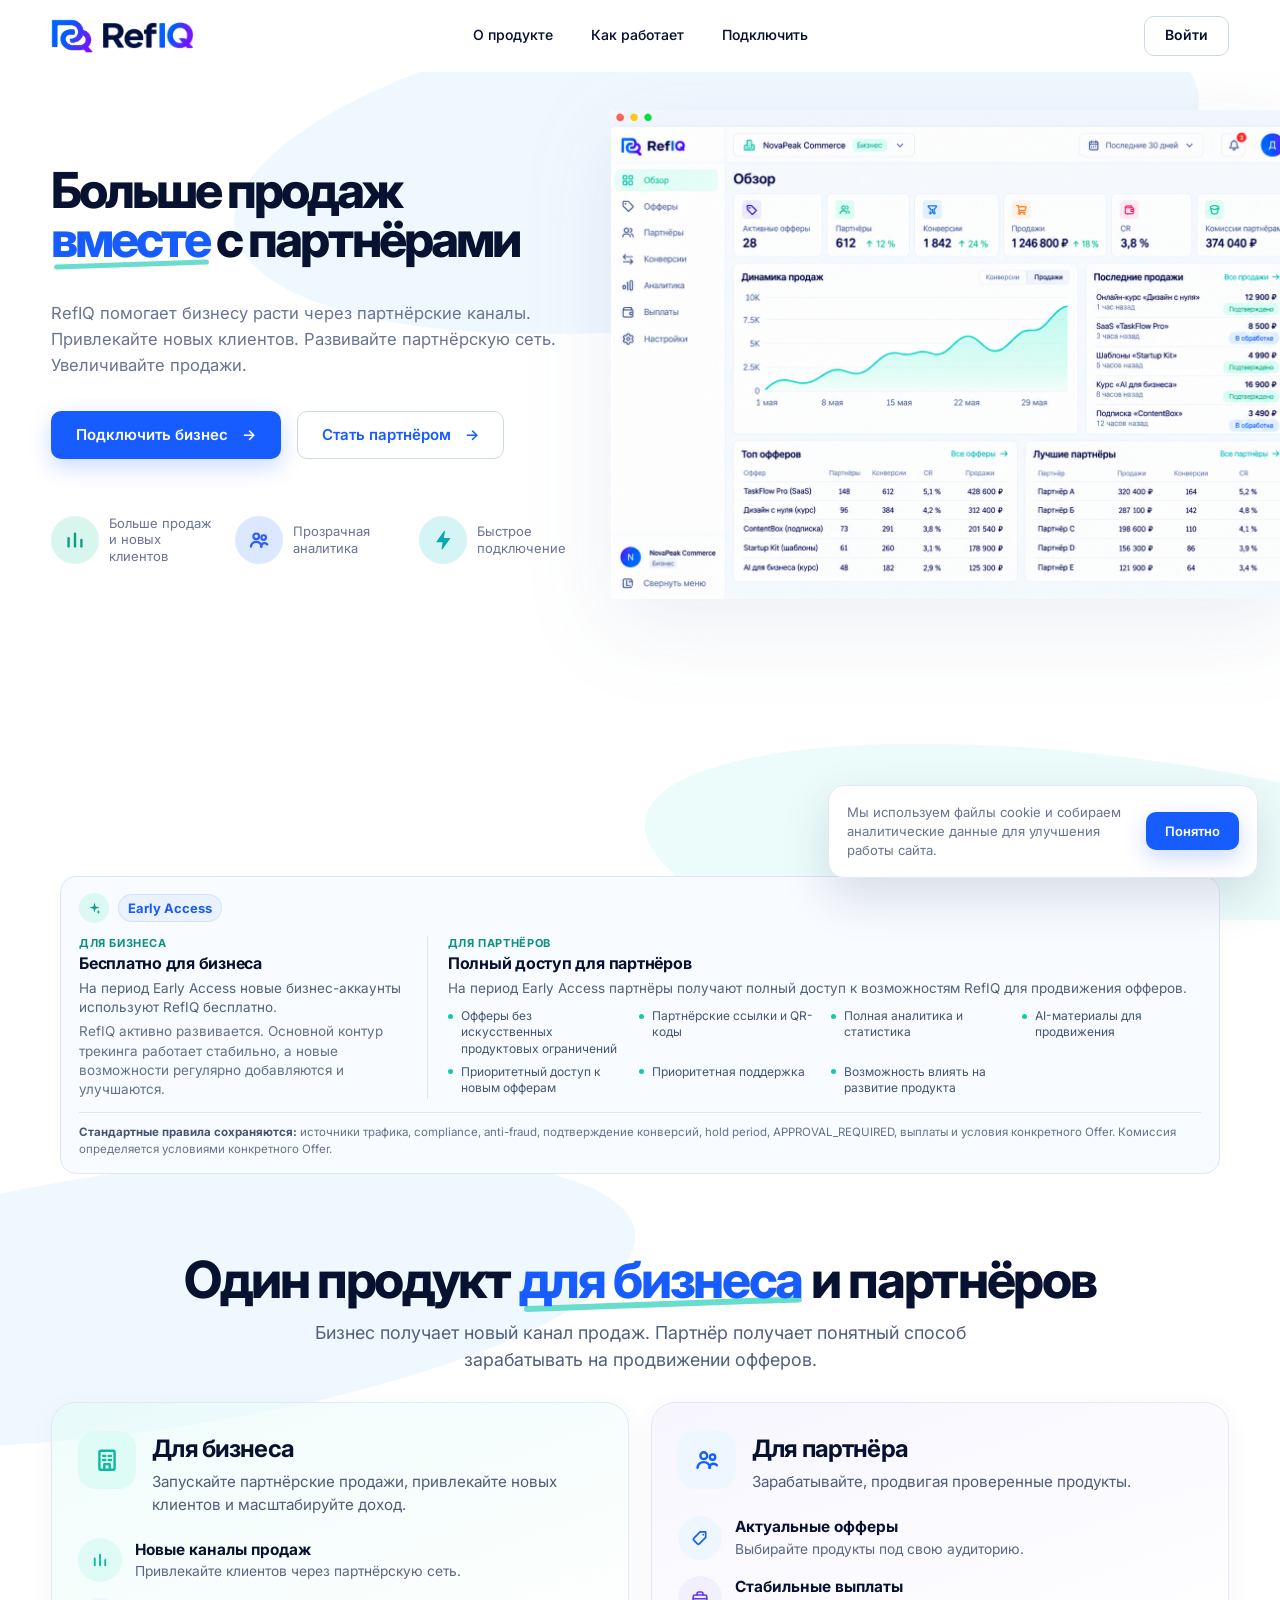
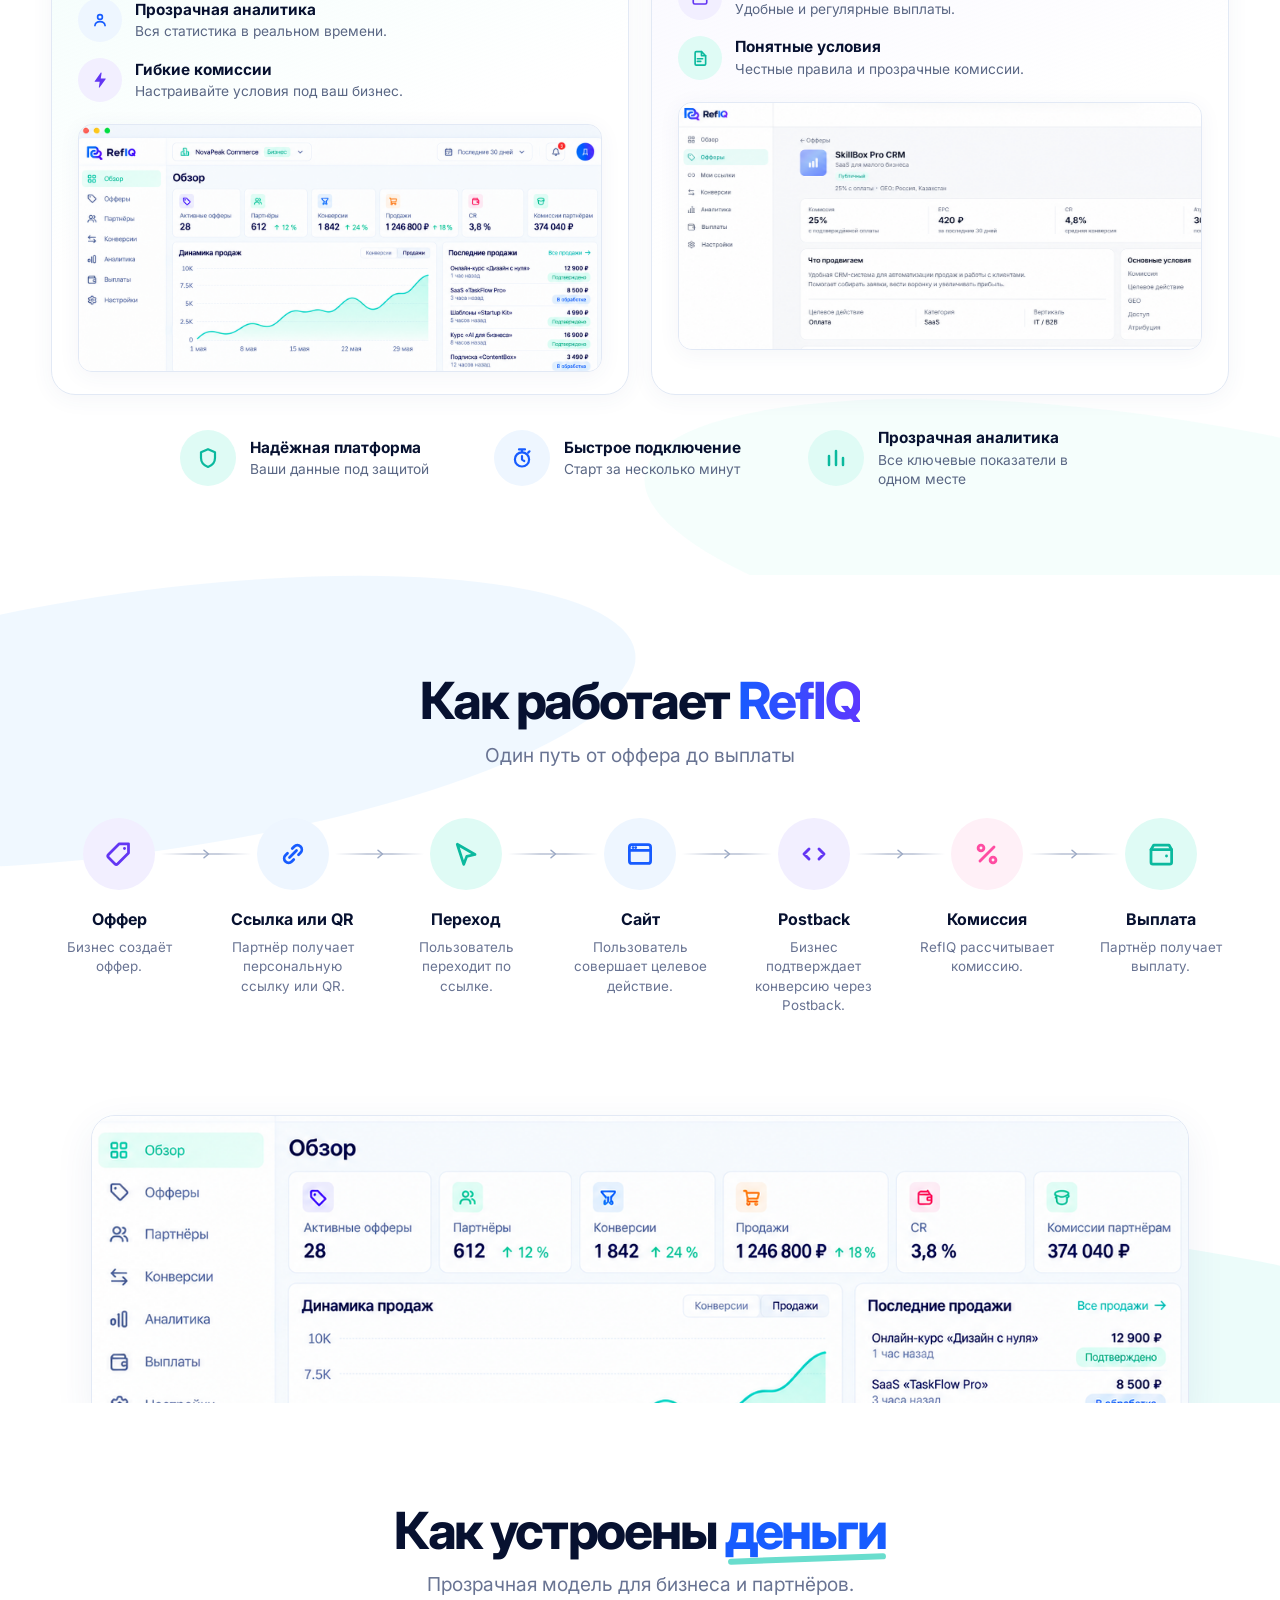
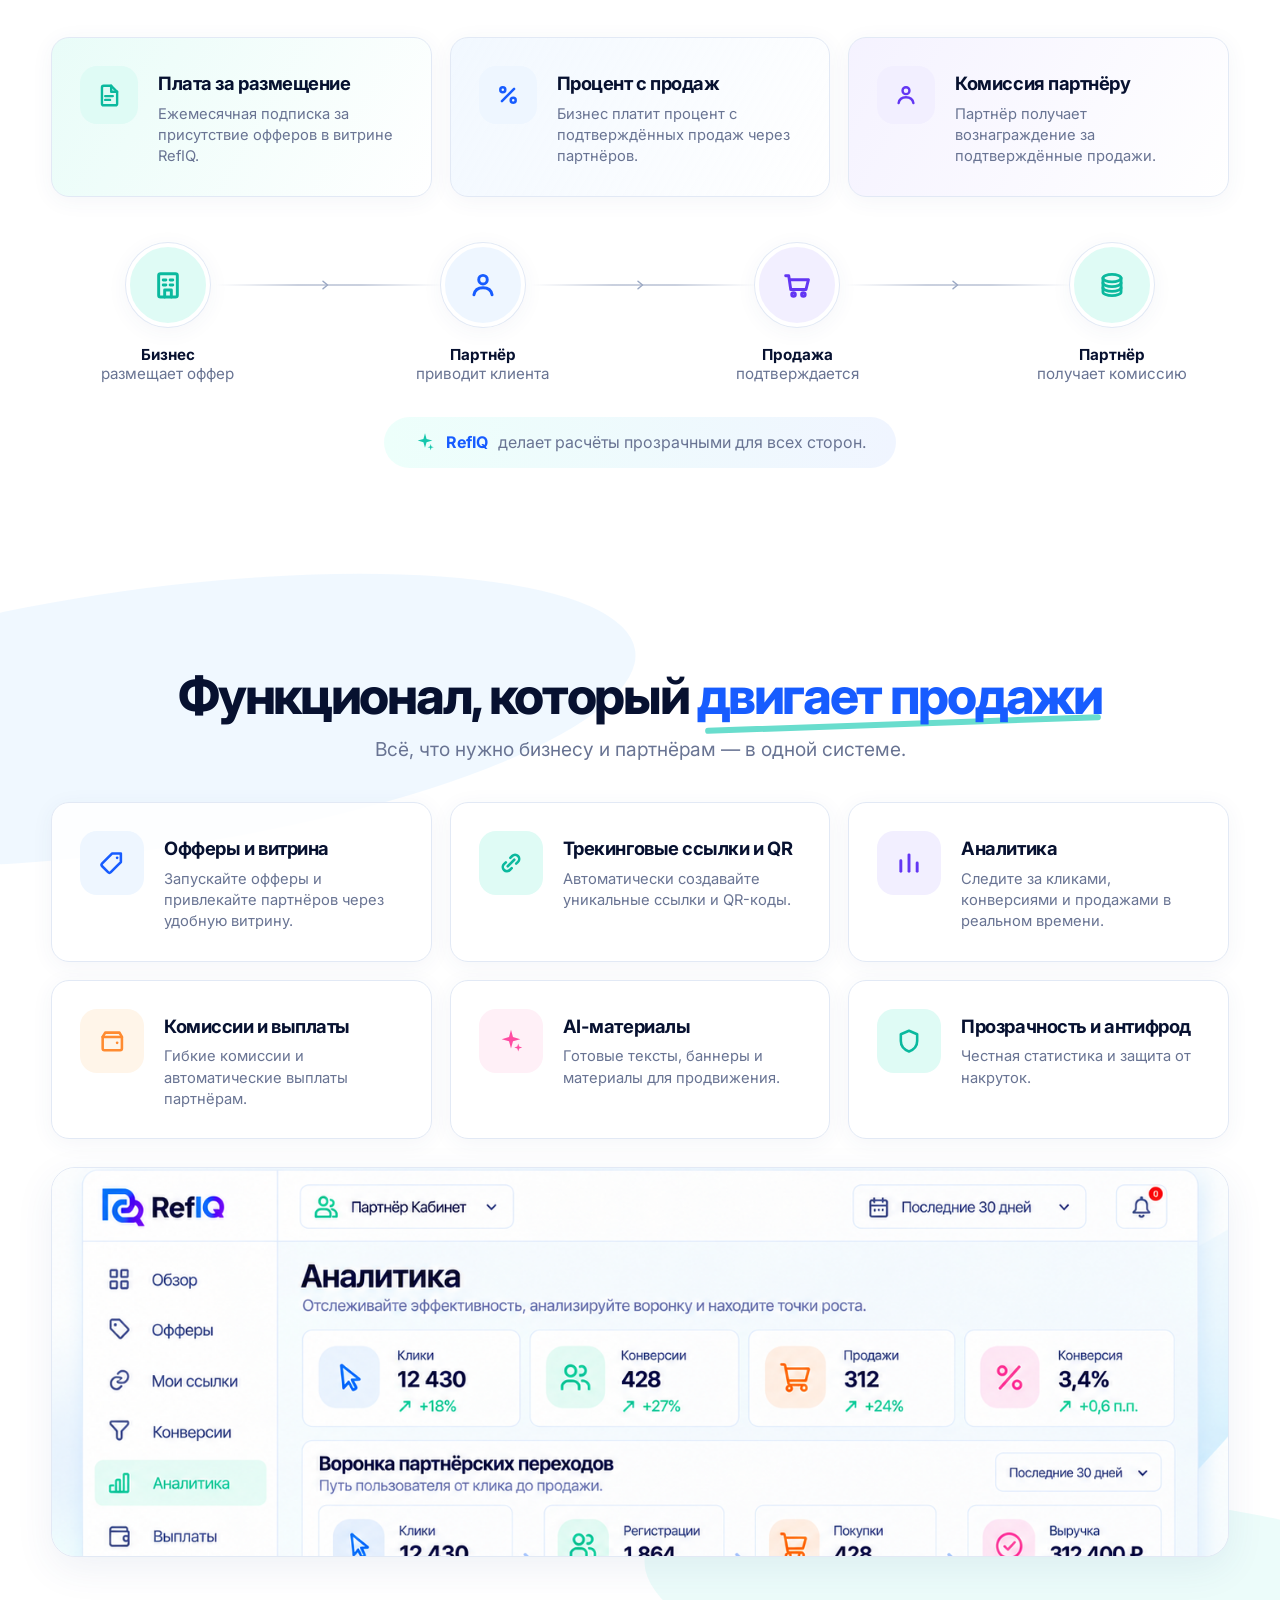
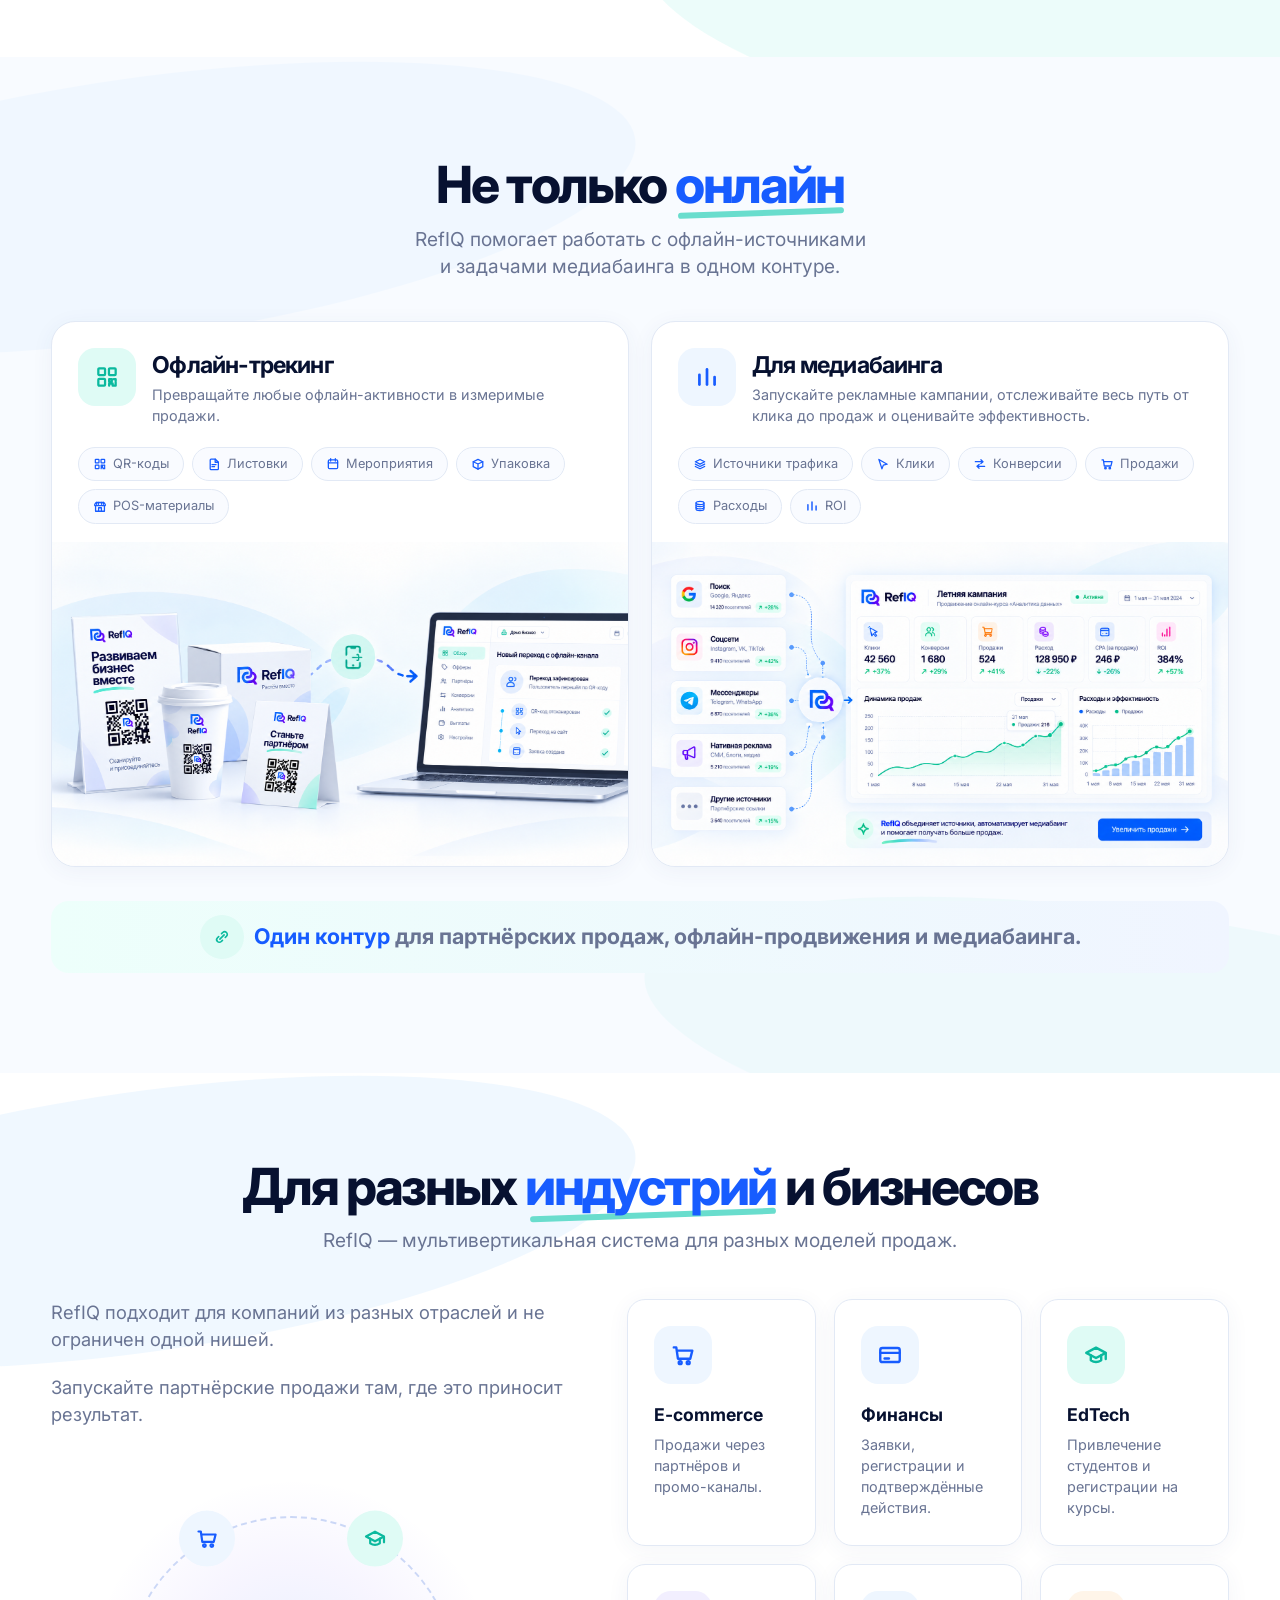
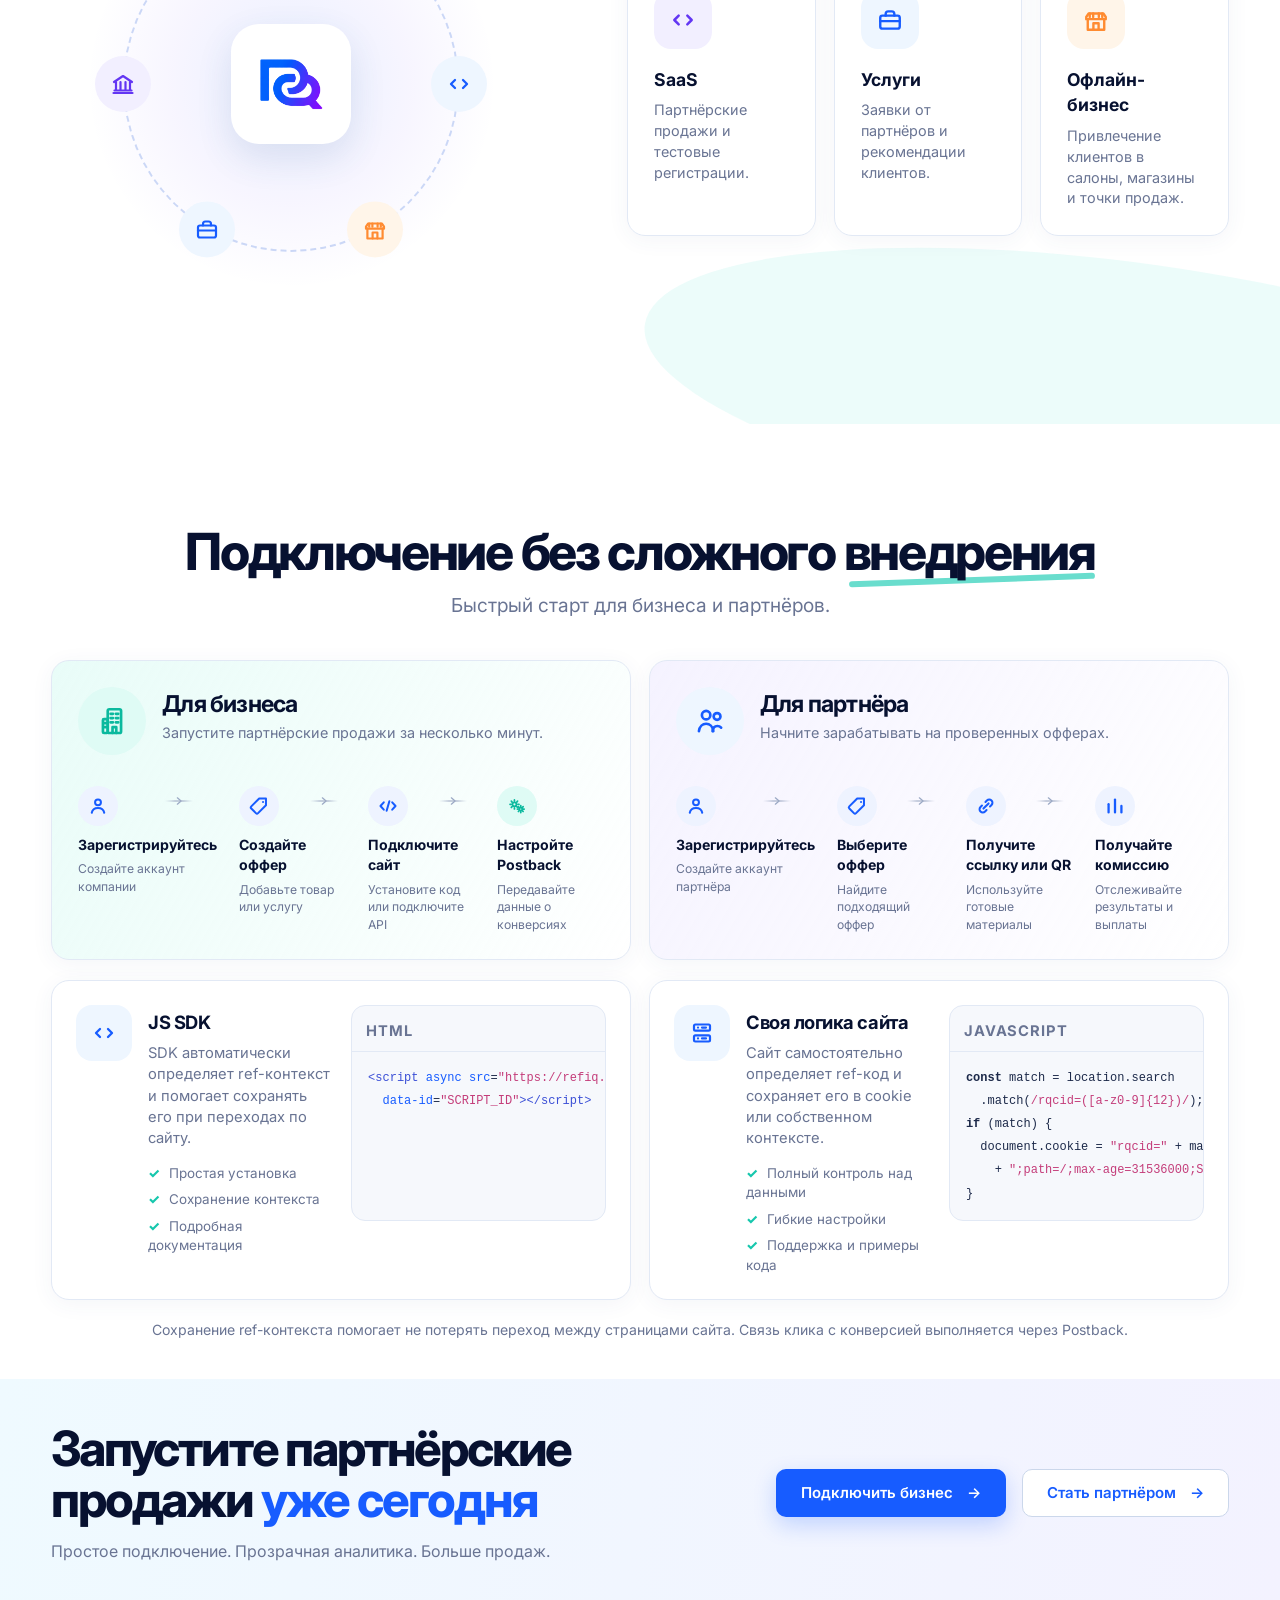
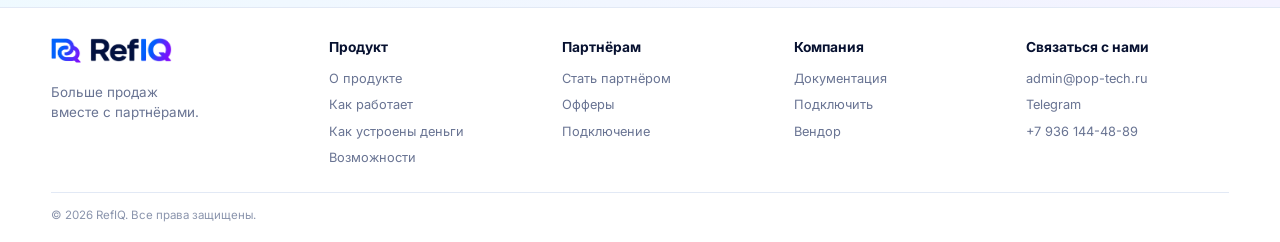
<file: index.html>
<!DOCTYPE html>
<html lang="ru">
<head>
<script>
  (function (window) {
    var match = location.href.match(/[?&#]rqcid=([a-z0-9]{12})/);
    if (match) {
      document.cookie = "rqcid=" + match[1] + ";path=/;max-age=31536000;SameSite=Lax";
    }
    var queue = (window.RefIQ = window.RefIQ || []);
    queue.event = function (name, data) {
      queue.push(["event", name, data]);
    };
  })(window);
</script>
<script async src="https://refiq.ru/sdk.js" data-site-id="ndpkv"></script>
  <meta charset="UTF-8" />
  <meta name="viewport" content="width=device-width, initial-scale=1.0" />
  <title>RefIQ — платформа партнёрских продаж и аналитики</title>
  <meta name="description" content="Платформа партнёрских продаж RefIQ: офферы, трекинговые ссылки и QR-коды, аналитика конверсий, комиссии и выплаты партнёрам." />
  <meta name="robots" content="index, follow, max-image-preview:large, max-snippet:-1, max-video-preview:-1" />
  <meta name="author" content="RefIQ" />
  <meta name="theme-color" content="#ffffff" />
  <link rel="canonical" href="https://refiq.ru/" />
  <link rel="alternate" hreflang="ru-RU" href="https://refiq.ru/" />
  <link rel="alternate" hreflang="x-default" href="https://refiq.ru/" />
  <meta property="og:site_name" content="RefIQ" />
  <meta property="og:title" content="RefIQ — платформа партнёрских продаж и аналитики" />
  <meta property="og:description" content="Запускайте партнёрские продажи, управляйте офферами и отслеживайте конверсии, комиссии и выплаты в одной платформе." />
  <meta property="og:type" content="website" />
  <meta property="og:locale" content="ru_RU" />
  <meta property="og:url" content="https://refiq.ru/" />
  <meta property="og:image" content="https://refiq.ru/design/assets/hero-dashboard.png" />
  <meta property="og:image:width" content="1378" />
  <meta property="og:image:height" content="988" />
  <meta property="og:image:alt" content="Панель аналитики партнёрских продаж RefIQ" />
  <meta name="twitter:card" content="summary_large_image" />
  <meta name="twitter:title" content="RefIQ — платформа партнёрских продаж и аналитики" />
  <meta name="twitter:description" content="Офферы, партнёры, трекинг конверсий, комиссии и выплаты в одной платформе." />
  <meta name="twitter:image" content="https://refiq.ru/design/assets/hero-dashboard.png" />
  <meta name="twitter:image:alt" content="Панель аналитики партнёрских продаж RefIQ" />
  <link rel="icon" type="image/png" sizes="32x32" href="/assets/favicon-32x32.png" />
  <link rel="icon" type="image/png" sizes="16x16" href="/assets/favicon-16x16.png" />
  <link rel="shortcut icon" href="/assets/favicon.ico" />
  <link rel="apple-touch-icon" href="/assets/apple-touch-icon.png" />
  <link rel="preconnect" href="https://fonts.googleapis.com" />
  <link rel="preconnect" href="https://fonts.gstatic.com" crossorigin />
  <link rel="preload" as="image" href="/design/assets/hero-dashboard.png" fetchpriority="high" />
  <link href="https://fonts.googleapis.com/css2?family=Inter:wght@400;500;600;700&display=swap" rel="stylesheet" />
  <link rel="stylesheet" href="/styles.css" />
  <script>try{if(localStorage.getItem("refiq_cookie_ok")){document.documentElement.classList.add("cookie-accepted");}}catch(e){}</script>
  <script type="application/ld+json">
  {
    "@context": "https://schema.org",
    "@graph": [
      {
        "@type": "Organization",
        "@id": "https://refiq.ru/#organization",
        "name": "RefIQ",
        "url": "https://refiq.ru/",
        "logo": {
          "@type": "ImageObject",
          "url": "https://refiq.ru/assets/logo.png",
          "width": 488,
          "height": 397
        },
        "email": "admin@pop-tech.ru",
        "telephone": "+7-936-144-48-89"
      },
      {
        "@type": "WebSite",
        "@id": "https://refiq.ru/#website",
        "url": "https://refiq.ru/",
        "name": "RefIQ",
        "inLanguage": "ru-RU",
        "publisher": {"@id": "https://refiq.ru/#organization"}
      },
      {
        "@type": "WebPage",
        "@id": "https://refiq.ru/#webpage",
        "url": "https://refiq.ru/",
        "name": "RefIQ — платформа партнёрских продаж и аналитики",
        "description": "Платформа для управления офферами, партнёрами, трекингом конверсий, комиссиями и выплатами.",
        "inLanguage": "ru-RU",
        "isPartOf": {"@id": "https://refiq.ru/#website"},
        "about": {"@id": "https://refiq.ru/#application"},
        "primaryImageOfPage": {
          "@type": "ImageObject",
          "url": "https://refiq.ru/design/assets/hero-dashboard.png",
          "width": 1378,
          "height": 988
        }
      },
      {
        "@type": "WebApplication",
        "@id": "https://refiq.ru/#application",
        "name": "RefIQ",
        "url": "https://refiq.ru/",
        "applicationCategory": "BusinessApplication",
        "operatingSystem": "Web",
        "inLanguage": "ru-RU",
        "provider": {"@id": "https://refiq.ru/#organization"},
        "description": "Платформа партнёрских продаж для бизнеса и партнёров.",
        "featureList": [
          "Управление офферами и партнёрами",
          "Трекинговые ссылки и QR-коды",
          "Аналитика кликов и конверсий",
          "Комиссии и выплаты",
          "Офлайн-трекинг и медиабаинг"
        ]
      }
    ]
  }
  </script>
  <!-- Yandex.Metrika counter -->
  <script>
    (function(m,e,t,r,i,k,a){
      m[i]=m[i]||function(){(m[i].a=m[i].a||[]).push(arguments)};
      m[i].l=1*new Date();
      for (var j=0;j<document.scripts.length;j++){if(document.scripts[j].src===r){return;}}
      k=e.createElement(t),a=e.getElementsByTagName(t)[0],k.async=1,k.src=r,a.parentNode.insertBefore(k,a)
    })(window,document,"script","https://mc.yandex.ru/metrika/tag.js?id=111877722","ym");
    ym(111877722,"init",{ssr:true,webvisor:true,clickmap:true,ecommerce:"dataLayer",referrer:document.referrer,url:location.href,accurateTrackBounce:true,trackLinks:true});
  </script>
  <noscript><div><img src="https://mc.yandex.ru/watch/111877722" class="metric-pixel" alt="" /></div></noscript>
  <!-- /Yandex.Metrika counter -->
</head>
<body>
  <svg xmlns="http://www.w3.org/2000/svg" aria-hidden="true" focusable="false" class="icon-sprite">
    <symbol id="i-building" viewBox="0 0 24 24" fill="none" stroke="currentColor" stroke-width="2.2" stroke-linecap="round" stroke-linejoin="round"><rect x="5" y="3.5" width="14" height="17.5" rx="1.4"/><path d="M9.5 21v-5.2h5V21"/><path d="M8.4 8.2h2M13.6 8.2h2M8.4 12h2M13.6 12h2"/></symbol>
    <symbol id="i-user" viewBox="0 0 24 24" fill="none" stroke="currentColor" stroke-width="2.2" stroke-linecap="round" stroke-linejoin="round"><circle cx="12" cy="8" r="3.2"/><path d="M5.2 19.4c.6-3.5 3.3-5.3 6.8-5.3s6.2 1.8 6.8 5.3"/></symbol>
    <symbol id="i-users" viewBox="0 0 24 24" fill="none" stroke="currentColor" stroke-width="2.2" stroke-linecap="round" stroke-linejoin="round"><circle cx="9" cy="8" r="3.1"/><path d="M3.2 19.2c.5-3.3 2.9-5.2 5.8-5.2s5.3 1.9 5.8 5.2"/><circle cx="17.1" cy="9.3" r="2.5"/><path d="M14.1 19.2c.4-2.3 1.9-3.7 4-3.7 1.2 0 2.3.5 3 1.4"/></symbol>
    <symbol id="i-chart" viewBox="0 0 24 24" fill="none" stroke="currentColor" stroke-width="2.5" stroke-linecap="round"><path d="M5 19V10"/><path d="M12 19V5"/><path d="M19 19V12"/></symbol>
    <symbol id="i-bolt" viewBox="0 0 24 24" fill="currentColor"><path d="M13.15 2.08 4.95 13.5c-.24.34 0 .85.42.85h6.2l-1.12 7.28c-.08.54.61.88.97.49l8.25-11.42c.24-.34 0-.85-.42-.85h-6.25l1.15-7.28c.08-.54-.61-.88-.97-.49Z"/></symbol>
    <symbol id="i-tag" viewBox="0 0 24 24" fill="none" stroke="currentColor" stroke-width="2.2" stroke-linecap="round" stroke-linejoin="round"><path d="M3.6 12.4 12.2 3.8h7.4v7.4l-8.6 8.6a1.7 1.7 0 0 1-2.4 0l-5-5a1.7 1.7 0 0 1 0-2.4Z"/><circle cx="16.4" cy="7.6" r="1.15" fill="currentColor" stroke="none"/></symbol>
    <symbol id="i-briefcase" viewBox="0 0 24 24" fill="none" stroke="currentColor" stroke-width="2.2" stroke-linecap="round" stroke-linejoin="round"><rect x="3" y="8" width="18" height="12" rx="2"/><path d="M8 8V6.4A2.4 2.4 0 0 1 10.4 4h3.2A2.4 2.4 0 0 1 16 6.4V8"/><path d="M3 13h18"/></symbol>
    <symbol id="i-file" viewBox="0 0 24 24" fill="none" stroke="currentColor" stroke-width="2.2" stroke-linecap="round" stroke-linejoin="round"><path d="M7 3.5h7l5.5 5.5V20A1.5 1.5 0 0 1 18 21.5H7A1.5 1.5 0 0 1 5.5 20V5A1.5 1.5 0 0 1 7 3.5Z"/><path d="M14 3.5V9h5.5"/><path d="M8.5 13h7M8.5 16.5h4.5"/></symbol>
    <symbol id="i-shield" viewBox="0 0 24 24" fill="none" stroke="currentColor" stroke-width="2.2" stroke-linecap="round" stroke-linejoin="round"><path d="M12 3.2 5 6.2v5.8c0 4.3 2.9 7.4 7 9 4.1-1.6 7-4.7 7-9V6.2l-7-3Z"/></symbol>
    <symbol id="i-gear" viewBox="0 0 24 24" fill="none" stroke="currentColor" stroke-width="2" stroke-linecap="round" stroke-linejoin="round"><circle cx="12" cy="12" r="3"/><path d="M19.4 15a1.65 1.65 0 0 0 .33 1.82l.06.06a2 2 0 0 1-2.83 2.83l-.06-.06a1.65 1.65 0 0 0-1.82-.33 1.65 1.65 0 0 0-1 1.51V21a2 2 0 0 1-4 0v-.09A1.65 1.65 0 0 0 9 19.4a1.65 1.65 0 0 0-1.82.33l-.06.06a2 2 0 0 1-2.83-2.83l.06-.06A1.65 1.65 0 0 0 4.68 15a1.65 1.65 0 0 0-1.51-1H3a2 2 0 0 1 0-4h.09A1.65 1.65 0 0 0 4.6 9a1.65 1.65 0 0 0-.33-1.82l-.06-.06a2 2 0 0 1 2.83-2.83l.06.06A1.65 1.65 0 0 0 9 4.68a1.65 1.65 0 0 0 1-1.51V3a2 2 0 0 1 4 0v.09a1.65 1.65 0 0 0 1 1.51 1.65 1.65 0 0 0 1.82-.33l.06-.06a2 2 0 0 1 2.83 2.83l-.06.06A1.65 1.65 0 0 0 19.4 9a1.65 1.65 0 0 0 1.51 1H21a2 2 0 0 1 0 4h-.09a1.65 1.65 0 0 0-1.51 1z"/></symbol>
    <symbol id="i-heart" viewBox="0 0 24 24" fill="none" stroke="currentColor" stroke-width="2.2" stroke-linecap="round" stroke-linejoin="round"><path d="M12 20s-7.2-4.5-7.2-9.4A3.9 3.9 0 0 1 12 8a3.9 3.9 0 0 1 7.2 2.6C19.2 15.5 12 20 12 20Z"/></symbol>
    <symbol id="i-link" viewBox="0 0 24 24" fill="none" stroke="currentColor" stroke-width="2.2" stroke-linecap="round" stroke-linejoin="round"><path d="M9.2 14.8 14.8 9.2"/><path d="M7.6 11.4 6 13a3.5 3.5 0 0 0 5 5l1.6-1.6"/><path d="M16.4 12.6 18 11a3.5 3.5 0 1 0-5-5l-1.6 1.6"/></symbol>
    <symbol id="i-cursor" viewBox="0 0 24 24" fill="none" stroke="currentColor" stroke-width="2.2" stroke-linecap="round" stroke-linejoin="round"><path d="M5 4.2 19.2 12.4l-6.6 1.5-2.4 6.4L5 4.2Z"/></symbol>
    <symbol id="i-window" viewBox="0 0 24 24" fill="none" stroke="currentColor" stroke-width="2.2" stroke-linecap="round" stroke-linejoin="round"><rect x="3.5" y="4.5" width="17" height="15" rx="2"/><path d="M3.5 9h17"/><path d="M6.4 6.8h.01M8.6 6.8h.01"/></symbol>
    <symbol id="i-code" viewBox="0 0 24 24" fill="none" stroke="currentColor" stroke-width="2.3" stroke-linecap="round" stroke-linejoin="round"><path d="m8 8-4 4 4 4M16 8l4 4-4 4"/></symbol>
    <symbol id="i-percent" viewBox="0 0 24 24" fill="none" stroke="currentColor" stroke-width="2.3" stroke-linecap="round"><circle cx="7.2" cy="7.2" r="2.3"/><circle cx="16.8" cy="16.8" r="2.3"/><path d="m17.6 6.4-11.2 11.2"/></symbol>
    <symbol id="i-wallet" viewBox="0 0 24 24" fill="none" stroke="currentColor" stroke-width="2.2" stroke-linecap="round" stroke-linejoin="round"><path d="M4 8.5h16.5v10A1.5 1.5 0 0 1 19 20H5.5A1.5 1.5 0 0 1 4 18.5v-10Z"/><path d="M4 8.5 6.2 4.8h12.2L20.5 8.5"/><circle cx="16.4" cy="13.6" r="1.15" fill="currentColor" stroke="none"/></symbol>
    <symbol id="i-cart" viewBox="0 0 24 24" fill="none" stroke="currentColor" stroke-width="2.2" stroke-linecap="round" stroke-linejoin="round"><path d="M3.5 5h2.3l1.5 10.4h11.4L20.6 8H7"/><circle cx="9.4" cy="19.1" r="1.35"/><circle cx="16.8" cy="19.1" r="1.35"/></symbol>
    <symbol id="i-coins" viewBox="0 0 24 24" fill="none" stroke="currentColor" stroke-width="2.1" stroke-linecap="round" stroke-linejoin="round"><ellipse cx="12" cy="6.8" rx="6.8" ry="2.8"/><path d="M5.2 6.8v3.6c0 1.5 3 2.8 6.8 2.8s6.8-1.3 6.8-2.8V6.8"/><path d="M5.2 10.4v3.6c0 1.5 3 2.8 6.8 2.8s6.8-1.3 6.8-2.8v-3.6"/><path d="M5.2 14v3.2c0 1.5 3 2.8 6.8 2.8s6.8-1.3 6.8-2.8V14"/></symbol>
    <symbol id="i-spark" viewBox="0 0 24 24" fill="currentColor"><path d="M12 2.4 13.7 8.6 20 10.4 13.7 12.2 12 18.4 10.3 12.2 4 10.4 10.3 8.6Z"/><path d="M18.2 14.2 19 16.8 21.6 17.6 19 18.4 18.2 21 17.4 18.4 14.8 17.6 17.4 16.8Z"/></symbol>
    <symbol id="i-qr" viewBox="0 0 24 24" fill="none" stroke="currentColor" stroke-width="2.1" stroke-linecap="round" stroke-linejoin="round"><rect x="4" y="4" width="6.2" height="6.2" rx=".8"/><rect x="13.8" y="4" width="6.2" height="6.2" rx=".8"/><rect x="4" y="13.8" width="6.2" height="6.2" rx=".8"/><path d="M14 14h2.4v2.4H14zM18.2 14H20v2M14 20v-2h3.2v2H20v-3.2"/></symbol>
    <symbol id="i-calendar" viewBox="0 0 24 24" fill="none" stroke="currentColor" stroke-width="2.2" stroke-linecap="round" stroke-linejoin="round"><rect x="4" y="5" width="16" height="15" rx="2"/><path d="M4 10h16M8 3v4M16 3v4"/></symbol>
    <symbol id="i-box" viewBox="0 0 24 24" fill="none" stroke="currentColor" stroke-width="2.2" stroke-linecap="round" stroke-linejoin="round"><path d="M3.8 8.2 12 4l8.2 4.2v8.4L12 20.8 3.8 16.6V8.2Z"/><path d="M12 20.8V12M20.2 8.2 12 12 3.8 8.2"/></symbol>
    <symbol id="i-store" viewBox="0 0 24 24" fill="none" stroke="currentColor" stroke-width="2.2" stroke-linecap="round" stroke-linejoin="round"><path d="M3 9.2 5.2 6h13.6L21 9.2v2H3V9.2Z"/><path d="M6.2 6v3.2M9.4 6v3.2M14.6 6v3.2M17.8 6v3.2"/><path d="M4.4 11.2V21h15.2v-9.8"/><path d="M9.6 21v-6h4.8v6"/></symbol>
    <symbol id="i-layers" viewBox="0 0 24 24" fill="none" stroke="currentColor" stroke-width="2.2" stroke-linecap="round" stroke-linejoin="round"><path d="m4 8.2 8-4 8 4-8 4-8-4Z"/><path d="m4 12.2 8 4 8-4"/><path d="m4 16.2 8 4 8-4"/></symbol>
    <symbol id="i-swap" viewBox="0 0 24 24" fill="none" stroke="currentColor" stroke-width="2.2" stroke-linecap="round" stroke-linejoin="round"><path d="M4 8h13M13.5 4.8 17.2 8 13.5 11.2"/><path d="M20 16H7M10.5 12.8 6.8 16 10.5 19.2"/></symbol>
    <symbol id="i-cap" viewBox="0 0 24 24" fill="none" stroke="currentColor" stroke-width="2.2" stroke-linecap="round" stroke-linejoin="round"><path d="M3 10 12 5.2 21 10 12 14.8 3 10Z"/><path d="M7.2 12.2v4.6c1.6 1.1 3.2 1.6 4.8 1.6s3.2-.5 4.8-1.6v-4.6"/><path d="M21 10.4v5.4"/></symbol>
    <symbol id="i-card" viewBox="0 0 24 24" fill="none" stroke="currentColor" stroke-width="2.2" stroke-linecap="round" stroke-linejoin="round"><rect x="3" y="5.5" width="18" height="13" rx="2"/><path d="M3 10h18"/><path d="M7 15.2h4"/></symbol>
    <symbol id="i-server" viewBox="0 0 24 24" fill="none" stroke="currentColor" stroke-width="2.2" stroke-linecap="round" stroke-linejoin="round"><rect x="4" y="3.5" width="16" height="6.2" rx="1.4"/><rect x="4" y="14.3" width="16" height="6.2" rx="1.4"/><path d="M8 6.6h.01M8 17.4h.01M12 6.6h4M12 17.4h4"/></symbol>
    <symbol id="i-bank" viewBox="0 0 24 24" fill="none" stroke="currentColor" stroke-width="2.2" stroke-linecap="round" stroke-linejoin="round"><path d="M3 10 12 4l9 6"/><path d="M5 10v8M9.5 10v8M14.5 10v8M19 10v8"/><path d="M3.5 18.5h17"/><path d="M2.5 21h19"/></symbol>
    <symbol id="i-timer" viewBox="0 0 24 24" fill="none" stroke="currentColor" stroke-width="2.2" stroke-linecap="round" stroke-linejoin="round"><circle cx="12" cy="13.4" r="7.1"/><path d="M12 10.2v3.4l2.3 1.4"/><path d="M9 3.4h6M12 3.4v2.4"/><path d="m18.2 6.6 1.3-1.3"/></symbol>
    <symbol id="i-office" viewBox="0 0 24 24" fill="none" stroke="currentColor" stroke-width="2" stroke-linecap="round" stroke-linejoin="round"><g transform="translate(1.8 0)"><rect x="7" y="3.2" width="10" height="17.8" rx="1.2"/><rect x="3.4" y="10.6" width="3.6" height="10.4" rx=".8"/><path d="M10.6 21v-4.4h2.8V21"/><path d="M9.1 6.6h1.8M13.1 6.6h1.8M9.1 9.8h1.8M13.1 9.8h1.8M9.1 13h1.8M13.1 13h1.8"/><path d="M4.6 13.6h1.3M4.6 16.6h1.3"/></g></symbol>
    <symbol id="i-partners" viewBox="0 0 24 24" fill="none" stroke="currentColor" stroke-width="2" stroke-linecap="round" stroke-linejoin="round"><g transform="translate(.7 0)"><circle cx="8.4" cy="7.6" r="3.15"/><path d="M3 19.6c.45-3.55 2.85-5.55 5.4-5.55 2.55 0 4.95 2 5.4 5.55"/><circle cx="16.6" cy="8.6" r="2.55"/><path d="M13.2 19.6c.35-2.45 1.85-3.85 3.55-3.85 1.15 0 2.2.45 2.9 1.25"/></g></symbol>
    <symbol id="i-gears" viewBox="0 0 24 24" fill="none" stroke="currentColor" stroke-width="1.9" stroke-linecap="round" stroke-linejoin="round"><circle cx="9.2" cy="10.2" r="2.15"/><path d="M9.2 5.4v1.2M9.2 14v1.2M4.4 10.2h1.2M13 10.2h1.2M5.8 6.8l.85.85M11.75 12.75l.85.85M5.8 13.6l.85-.85M11.75 7.65l.85-.85"/><circle cx="16.1" cy="15.4" r="1.7"/><path d="M16.1 11.7v.95M16.1 18.15v.95M12.4 15.4h.95M18.85 15.4h.95M13.5 12.8l.65.65M18.05 17.35l.65.65M13.5 18l.65-.65M18.05 13.45l.65-.65"/></symbol>
    <symbol id="i-code-slash" viewBox="0 0 24 24" fill="none" stroke="currentColor" stroke-width="2.2" stroke-linecap="round" stroke-linejoin="round"><path d="m7.4 8-3.6 4 3.6 4M16.6 8l3.6 4-3.6 4M13.5 6.8 10.5 17.2"/></symbol>
  </svg>
  <a class="skip-link" href="#main">Перейти к содержимому</a>

  <header class="site-header" id="top">
    <div class="container header-inner">
      <a class="brand" href="/" aria-label="RefIQ — главная">
        <img src="/assets/logo.png" alt="" width="34" height="28" />
        <img class="brand-label" src="/src/label.png" alt="" width="92" height="27" />
      </a>
      <nav class="nav" id="nav" aria-label="Основная навигация">
        <a href="#product">О продукте</a>
        <a href="#how-it-works">Как работает</a>
        <a href="#connect">Подключить</a>
      </nav>
      <a class="button button-login" href="https://app.refiq.ru">Войти</a>
      <button class="nav-toggle" type="button" aria-expanded="false" aria-controls="nav" aria-label="Открыть меню">
        <span></span><span></span>
      </button>
    </div>
  </header>

  <main id="main">
    <section class="hero section-wave" aria-labelledby="hero-title">
      <div class="container hero-grid">
        <div class="hero-copy" data-reveal>
          <h1 id="hero-title">Больше продаж<br /><span class="hero-line"><span class="accent underline">вместе</span> с партнёрами</span></h1>
          <p class="hero-lead">RefIQ помогает бизнесу расти через партнёрские каналы.<br />Привлекайте новых клиентов. Развивайте партнёрскую сеть.<br />Увеличивайте продажи.</p>
          <div class="actions">
            <a class="button button-primary" href="https://app.refiq.ru">Подключить бизнес <span aria-hidden="true">→</span></a>
            <a class="button button-secondary" href="https://app.refiq.ru">Стать партнёром <span aria-hidden="true">→</span></a>
          </div>
          <ul class="hero-benefits" aria-label="Преимущества">
            <li>
              <span class="benefit-icon" aria-hidden="true">
                <svg viewBox="0 0 24 24" fill="none" stroke="currentColor" stroke-width="2.6" stroke-linecap="round" stroke-linejoin="round"><path d="M5 19V10"/><path d="M12 19V5"/><path d="M19 19V12"/></svg>
              </span>
              <span>Больше продаж<br />и новых клиентов</span>
            </li>
            <li>
              <span class="benefit-icon" aria-hidden="true">
                <svg viewBox="0 0 24 24" fill="none" stroke="currentColor" stroke-width="2.4" stroke-linecap="round" stroke-linejoin="round"><circle cx="9" cy="8" r="3.1"/><path d="M3.2 19.2c.5-3.3 2.9-5.2 5.8-5.2s5.3 1.9 5.8 5.2"/><circle cx="17.1" cy="9.3" r="2.5"/><path d="M14.1 19.2c.4-2.3 1.9-3.7 4-3.7 1.2 0 2.3.5 3 1.4"/></svg>
              </span>
              <span>Прозрачная<br />аналитика</span>
            </li>
            <li>
              <span class="benefit-icon" aria-hidden="true">
                <svg viewBox="0 0 24 24" fill="currentColor"><path d="M13.15 2.08 4.95 13.5c-.24.34 0 .85.42.85h6.2l-1.12 7.28c-.08.54.61.88.97.49l8.25-11.42c.24-.34 0-.85-.42-.85h-6.25l1.15-7.28c.08-.54-.61-.88-.97-.49Z"/></svg>
              </span>
              <span>Быстрое<br />подключение</span>
            </li>
          </ul>
        </div>
        <div class="hero-visual" data-reveal>
          <img src="/design/assets/hero-dashboard.png" alt="Панель аналитики партнёрских продаж RefIQ для бизнеса" width="1378" height="988" fetchpriority="high" decoding="async" />
        </div>
      </div>
    </section>

    <div class="container early-access-container">
      <aside class="early-access-notice" aria-labelledby="early-access-title" data-reveal>
        <header class="early-access-header">
          <span class="early-access-icon" aria-hidden="true"><svg><use href="#i-spark"/></svg></span>
          <h2 class="early-access-title" id="early-access-title">Early Access</h2>
        </header>
        <div class="early-access-grid">
          <article class="early-access-track early-access-business">
            <p class="early-access-kicker">Для бизнеса</p>
            <h3>Бесплатно для бизнеса</h3>
            <p>На период Early Access новые бизнес-аккаунты используют RefIQ бесплатно.</p>
            <p class="early-access-secondary">RefIQ активно развивается. Основной контур трекинга работает стабильно, а новые возможности регулярно добавляются и улучшаются.</p>
          </article>
          <article class="early-access-track early-access-partners">
            <p class="early-access-kicker">Для партнёров</p>
            <h3>Полный доступ для партнёров</h3>
            <p>На период Early Access партнёры получают полный доступ к возможностям RefIQ для продвижения офферов.</p>
            <ul class="early-access-benefits" aria-label="Возможности для партнёров">
              <li>Офферы без искусственных продуктовых ограничений</li>
              <li>Партнёрские ссылки и QR-коды</li>
              <li>Полная аналитика и статистика</li>
              <li>AI-материалы для продвижения</li>
              <li>Приоритетный доступ к новым офферам</li>
              <li>Приоритетная поддержка</li>
              <li>Возможность влиять на развитие продукта</li>
            </ul>
          </article>
        </div>
        <p class="early-access-rules"><b>Стандартные правила сохраняются:</b> источники трафика, compliance, anti-fraud, подтверждение конверсий, hold period, APPROVAL_REQUIRED, выплаты и условия конкретного Offer. Комиссия определяется условиями конкретного Offer.</p>
      </aside>
    </div>

    <section class="section section-product section-wave" id="product" aria-labelledby="product-title">
      <div class="container">
        <header class="section-heading centered" data-reveal>
          <h2 id="product-title">Один продукт <span class="accent underline">для бизнеса</span> и партнёров</h2>
          <p>Бизнес получает новый канал продаж. Партнёр получает понятный способ зарабатывать на продвижении офферов.</p>
        </header>
        <div class="audience-grid">
          <article class="audience-card audience-business" data-reveal>
            <div class="audience-copy">
              <div class="title-with-icon">
                <span class="round-icon mint" aria-hidden="true"><svg><use href="#i-building"/></svg></span>
                <div>
                  <h3>Для бизнеса</h3>
                  <p>Запускайте партнёрские продажи, привлекайте новых клиентов и масштабируйте доход.</p>
                </div>
              </div>
              <ul class="value-list">
                <li><span class="round-icon small mint" aria-hidden="true"><svg><use href="#i-chart"/></svg></span><span><b>Новые каналы продаж</b>Привлекайте клиентов через партнёрскую сеть.</span></li>
                <li><span class="round-icon small blue" aria-hidden="true"><svg><use href="#i-user"/></svg></span><span><b>Прозрачная аналитика</b>Вся статистика в реальном времени.</span></li>
                <li><span class="round-icon small purple" aria-hidden="true"><svg><use href="#i-bolt"/></svg></span><span><b>Гибкие комиссии</b>Настраивайте условия под ваш бизнес.</span></li>
              </ul>
            </div>
            <div class="audience-shot-wrap">
              <img class="audience-shot" src="/design/assets/hero-dashboard.png" alt="Кабинет бизнеса RefIQ с аналитикой офферов и конверсий" width="1378" height="988" loading="lazy" decoding="async" />
            </div>
          </article>
          <article class="audience-card audience-partner" data-reveal>
            <div class="audience-copy">
              <div class="title-with-icon">
                <span class="round-icon blue" aria-hidden="true"><svg><use href="#i-users"/></svg></span>
                <div>
                  <h3>Для партнёра</h3>
                  <p>Зарабатывайте, продвигая проверенные продукты.</p>
                </div>
              </div>
              <ul class="value-list">
                <li><span class="round-icon small blue" aria-hidden="true"><svg><use href="#i-tag"/></svg></span><span><b>Актуальные офферы</b>Выбирайте продукты под свою аудиторию.</span></li>
                <li><span class="round-icon small purple" aria-hidden="true"><svg><use href="#i-briefcase"/></svg></span><span><b>Стабильные выплаты</b>Удобные и регулярные выплаты.</span></li>
                <li><span class="round-icon small mint" aria-hidden="true"><svg><use href="#i-file"/></svg></span><span><b>Понятные условия</b>Честные правила и прозрачные комиссии.</span></li>
              </ul>
            </div>
            <div class="audience-shot-wrap">
              <img class="audience-shot" src="/design/assets/offer.png" alt="Карточка оффера в партнёрском кабинете RefIQ" width="1586" height="992" loading="lazy" decoding="async" />
            </div>
          </article>
        </div>
        <ul class="product-trust">
          <li data-reveal><span class="round-icon mint" aria-hidden="true"><svg><use href="#i-shield"/></svg></span><span><b>Надёжная платформа</b>Ваши данные под защитой</span></li>
          <li data-reveal><span class="round-icon blue" aria-hidden="true"><svg><use href="#i-timer"/></svg></span><span><b>Быстрое подключение</b>Старт за несколько минут</span></li>
          <li data-reveal><span class="round-icon mint" aria-hidden="true"><svg><use href="#i-chart"/></svg></span><span><b>Прозрачная аналитика</b>Все ключевые показатели в одном месте</span></li>
        </ul>
      </div>
    </section>

    <section class="section section-how section-wave" id="how-it-works" aria-labelledby="how-title">
      <div class="container">
        <header class="section-heading centered" data-reveal>
          <h2 id="how-title">Как работает <span class="brand-gradient">RefIQ</span></h2>
          <p>Один путь от оффера до выплаты</p>
        </header>
        <ol class="process">
          <li data-reveal><span class="process-icon purple" aria-hidden="true"><svg><use href="#i-tag"/></svg></span><h3>Оффер</h3><p>Бизнес создаёт оффер.</p></li>
          <li data-reveal><span class="process-icon blue" aria-hidden="true"><svg><use href="#i-link"/></svg></span><h3>Ссылка или QR</h3><p>Партнёр получает персональную ссылку или QR.</p></li>
          <li data-reveal><span class="process-icon mint" aria-hidden="true"><svg><use href="#i-cursor"/></svg></span><h3>Переход</h3><p>Пользователь переходит по ссылке.</p></li>
          <li data-reveal><span class="process-icon blue" aria-hidden="true"><svg><use href="#i-window"/></svg></span><h3>Сайт</h3><p>Пользователь совершает целевое действие.</p></li>
          <li data-reveal><span class="process-icon purple" aria-hidden="true"><svg><use href="#i-code"/></svg></span><h3>Postback</h3><p>Бизнес подтверждает конверсию через Postback.</p></li>
          <li data-reveal><span class="process-icon pink" aria-hidden="true"><svg><use href="#i-percent"/></svg></span><h3>Комиссия</h3><p>RefIQ рассчитывает комиссию.</p></li>
          <li data-reveal><span class="process-icon mint" aria-hidden="true"><svg><use href="#i-wallet"/></svg></span><h3>Выплата</h3><p>Партнёр получает выплату.</p></li>
        </ol>
        <p class="process-caption" data-reveal>Бизнес создаёт оффер, партнёр получает ссылку или QR, а RefIQ связывает клик, продажу и выплату в одном контуре.</p>
        <div class="how-dashboard" data-reveal>
          <img src="/design/assets/hero-dashboard.png" alt="Воронка и показатели партнёрских продаж в RefIQ" width="1378" height="988" loading="lazy" decoding="async" />
        </div>
      </div>
    </section>

    <section class="section section-money section-wave" id="money" aria-labelledby="money-title">
      <div class="container">
        <header class="section-heading centered">
          <h2 id="money-title">Как устроены <span class="accent underline">деньги</span></h2>
          <p>Прозрачная модель для бизнеса и партнёров.</p>
        </header>
        <div class="money-cards">
          <article data-reveal><span class="round-icon mint" aria-hidden="true"><svg><use href="#i-file"/></svg></span><div><h3>Плата за размещение</h3><p>Ежемесячная подписка за присутствие офферов в витрине RefIQ.</p></div></article>
          <article data-reveal><span class="round-icon blue" aria-hidden="true"><svg><use href="#i-percent"/></svg></span><div><h3>Процент с продаж</h3><p>Бизнес платит процент с подтверждённых продаж через партнёров.</p></div></article>
          <article data-reveal><span class="round-icon purple" aria-hidden="true"><svg><use href="#i-user"/></svg></span><div><h3>Комиссия партнёру</h3><p>Партнёр получает вознаграждение за подтверждённые продажи.</p></div></article>
        </div>
        <ol class="money-flow" data-reveal>
          <li><span class="process-icon mint" aria-hidden="true"><svg><use href="#i-building"/></svg></span><p><b>Бизнес</b><br />размещает оффер</p></li>
          <li><span class="process-icon blue" aria-hidden="true"><svg><use href="#i-user"/></svg></span><p><b>Партнёр</b><br />приводит клиента</p></li>
          <li><span class="process-icon purple" aria-hidden="true"><svg><use href="#i-cart"/></svg></span><p><b>Продажа</b><br />подтверждается</p></li>
          <li><span class="process-icon mint" aria-hidden="true"><svg><use href="#i-coins"/></svg></span><p><b>Партнёр</b><br />получает комиссию</p></li>
        </ol>
        <p class="money-note"><span aria-hidden="true"><svg><use href="#i-spark"/></svg></span> <b>RefIQ</b> делает расчёты прозрачными для всех сторон.</p>
      </div>
    </section>

    <section class="section section-features section-wave" id="features" aria-labelledby="features-title">
      <div class="container">
        <header class="section-heading centered">
          <h2 id="features-title">Функционал, который <span class="accent underline">двигает продажи</span></h2>
          <p>Всё, что нужно бизнесу и партнёрам — в одной системе.</p>
        </header>
        <div class="feature-grid">
          <article data-reveal><span class="round-icon blue" aria-hidden="true"><svg><use href="#i-tag"/></svg></span><div><h3>Офферы и витрина</h3><p>Запускайте офферы и привлекайте партнёров через удобную витрину.</p></div></article>
          <article data-reveal><span class="round-icon mint" aria-hidden="true"><svg><use href="#i-link"/></svg></span><div><h3>Трекинговые ссылки и QR</h3><p>Автоматически создавайте уникальные ссылки и QR-коды.</p></div></article>
          <article data-reveal><span class="round-icon purple" aria-hidden="true"><svg><use href="#i-chart"/></svg></span><div><h3>Аналитика</h3><p>Следите за кликами, конверсиями и продажами в реальном времени.</p></div></article>
          <article data-reveal><span class="round-icon orange" aria-hidden="true"><svg><use href="#i-wallet"/></svg></span><div><h3>Комиссии и выплаты</h3><p>Гибкие комиссии и автоматические выплаты партнёрам.</p></div></article>
          <article data-reveal><span class="round-icon pink" aria-hidden="true"><svg><use href="#i-spark"/></svg></span><div><h3>AI-материалы</h3><p>Готовые тексты, баннеры и материалы для продвижения.</p></div></article>
          <article data-reveal><span class="round-icon mint" aria-hidden="true"><svg><use href="#i-shield"/></svg></span><div><h3>Прозрачность и антифрод</h3><p>Честная статистика и защита от накруток.</p></div></article>
        </div>
        <div class="analytics-visual" data-reveal>
          <img src="/design/assets/analytics.png" alt="Аналитика RefIQ по кликам, конверсиям и партнёрским продажам" width="1448" height="1086" loading="lazy" decoding="async" />
        </div>
      </div>
    </section>

    <section class="section section-offline section-wave" id="offline-tracking" aria-labelledby="offline-title">
      <div class="container">
        <header class="section-heading centered">
          <h2 id="offline-title">Не только <span class="accent underline">онлайн</span></h2>
          <p>RefIQ помогает работать с офлайн-источниками<br />и задачами медиабаинга в одном контуре.</p>
        </header>
        <div class="special-grid">
          <article class="special-card" data-reveal>
            <div class="special-title"><span class="round-icon mint" aria-hidden="true"><svg><use href="#i-qr"/></svg></span><div><h3>Офлайн-трекинг</h3><p>Превращайте любые офлайн-активности в измеримые продажи.</p></div></div>
            <ul class="compact-tags">
              <li><svg aria-hidden="true"><use href="#i-qr"/></svg>QR-коды</li>
              <li><svg aria-hidden="true"><use href="#i-file"/></svg>Листовки</li>
              <li><svg aria-hidden="true"><use href="#i-calendar"/></svg>Мероприятия</li>
              <li><svg aria-hidden="true"><use href="#i-box"/></svg>Упаковка</li>
              <li><svg aria-hidden="true"><use href="#i-store"/></svg>POS-материалы</li>
            </ul>
            <img src="/design/assets/offline-track.png" alt="Офлайн-трекинг партнёрских продаж RefIQ через QR-коды" width="1672" height="941" loading="lazy" decoding="async" />
          </article>
          <article class="special-card" data-reveal>
            <div class="special-title"><span class="round-icon blue" aria-hidden="true"><svg><use href="#i-chart"/></svg></span><div><h3>Для медиабаинга</h3><p>Запускайте рекламные кампании, отслеживайте весь путь от клика до продаж и оценивайте эффективность.</p></div></div>
            <ul class="compact-tags">
              <li><svg aria-hidden="true"><use href="#i-layers"/></svg>Источники трафика</li>
              <li><svg aria-hidden="true"><use href="#i-cursor"/></svg>Клики</li>
              <li><svg aria-hidden="true"><use href="#i-swap"/></svg>Конверсии</li>
              <li><svg aria-hidden="true"><use href="#i-cart"/></svg>Продажи</li>
              <li><svg aria-hidden="true"><use href="#i-coins"/></svg>Расходы</li>
              <li><svg aria-hidden="true"><use href="#i-chart"/></svg>ROI</li>
            </ul>
            <img src="/design/assets/mediabuying.png" alt="Аналитика рекламных кампаний и медиабаинга в RefIQ" width="1672" height="941" loading="lazy" decoding="async" />
          </article>
        </div>
        <p class="wide-note"><span class="round-icon small mint" aria-hidden="true"><svg><use href="#i-link"/></svg></span><b><span class="accent">Один контур</span> для партнёрских продаж, офлайн-продвижения и медиабаинга.</b></p>
      </div>
    </section>

    <section class="section section-industries section-wave" id="industries" aria-labelledby="industries-title">
      <div class="container">
        <header class="section-heading centered">
          <h2 id="industries-title">Для разных <span class="accent underline">индустрий</span> и бизнесов</h2>
          <p>RefIQ — мультивертикальная система для разных моделей продаж.</p>
        </header>
        <div class="industries-layout">
          <div class="industries-copy">
            <p>RefIQ подходит для компаний из разных отраслей и не ограничен одной нишей.</p>
            <p>Запускайте партнёрские продажи там, где это приносит результат.</p>
            <div class="industries-orbit" aria-hidden="true">
              <span class="orbit-glow"></span>
              <span class="orbit-ring"></span>
              <span class="orbit-logo"><img src="/assets/logo.png" alt="" width="90" height="74" /></span>
              <span class="orbit-icon blue" style="--a:-120deg"><svg><use href="#i-cart"/></svg></span>
              <span class="orbit-icon mint" style="--a:-60deg"><svg><use href="#i-cap"/></svg></span>
              <span class="orbit-icon blue" style="--a:0deg"><svg><use href="#i-code"/></svg></span>
              <span class="orbit-icon orange" style="--a:60deg"><svg><use href="#i-store"/></svg></span>
              <span class="orbit-icon blue" style="--a:120deg"><svg><use href="#i-briefcase"/></svg></span>
              <span class="orbit-icon purple" style="--a:180deg"><svg><use href="#i-bank"/></svg></span>
            </div>
          </div>
          <ul class="industry-grid">
            <li data-reveal><span class="round-icon blue" aria-hidden="true"><svg><use href="#i-cart"/></svg></span><h3>E-commerce</h3><p>Продажи через партнёров и промо-каналы.</p></li>
            <li data-reveal><span class="round-icon blue" aria-hidden="true"><svg><use href="#i-card"/></svg></span><h3>Финансы</h3><p>Заявки, регистрации и подтверждённые действия.</p></li>
            <li data-reveal><span class="round-icon mint" aria-hidden="true"><svg><use href="#i-cap"/></svg></span><h3>EdTech</h3><p>Привлечение студентов и регистрации на курсы.</p></li>
            <li data-reveal><span class="round-icon purple" aria-hidden="true"><svg><use href="#i-code"/></svg></span><h3>SaaS</h3><p>Партнёрские продажи и тестовые регистрации.</p></li>
            <li data-reveal><span class="round-icon blue" aria-hidden="true"><svg><use href="#i-briefcase"/></svg></span><h3>Услуги</h3><p>Заявки от партнёров и рекомендации клиентов.</p></li>
            <li data-reveal><span class="round-icon orange" aria-hidden="true"><svg><use href="#i-store"/></svg></span><h3>Офлайн-бизнес</h3><p>Привлечение клиентов в салоны, магазины и точки продаж.</p></li>
          </ul>
        </div>
      </div>
    </section>

    <section class="section section-connect" id="connect" aria-labelledby="connect-title">
      <div class="container">
        <header class="section-heading centered">
          <h2 id="connect-title">Подключение без сложного <span class="underline">внедрения</span></h2>
          <p>Быстрый старт для бизнеса и партнёров.</p>
        </header>
        <div class="connect-paths">
          <article class="connect-path path-business" data-reveal>
            <div class="title-with-icon"><span class="round-icon mint" aria-hidden="true"><svg viewBox="0 0 24 24"><use href="#i-office"/></svg></span><div><h3>Для бизнеса</h3><p>Запустите партнёрские продажи за несколько минут.</p></div></div>
            <ol>
              <li><span class="step-icon blue" aria-hidden="true"><svg><use href="#i-user"/></svg></span><b>Зарегистрируйтесь</b><span>Создайте аккаунт компании</span></li>
              <li><span class="step-icon blue" aria-hidden="true"><svg><use href="#i-tag"/></svg></span><b>Создайте оффер</b><span>Добавьте товар или услугу</span></li>
              <li><span class="step-icon blue" aria-hidden="true"><svg><use href="#i-code-slash"/></svg></span><b>Подключите сайт</b><span>Установите код или подключите API</span></li>
              <li><span class="step-icon mint" aria-hidden="true"><svg><use href="#i-gears"/></svg></span><b>Настройте Postback</b><span>Передавайте данные о конверсиях</span></li>
            </ol>
          </article>
          <article class="connect-path path-partner" data-reveal>
            <div class="title-with-icon"><span class="round-icon blue" aria-hidden="true"><svg viewBox="0 0 24 24"><use href="#i-partners"/></svg></span><div><h3>Для партнёра</h3><p>Начните зарабатывать на проверенных офферах.</p></div></div>
            <ol>
              <li><span class="step-icon blue" aria-hidden="true"><svg><use href="#i-user"/></svg></span><b>Зарегистрируйтесь</b><span>Создайте аккаунт партнёра</span></li>
              <li><span class="step-icon blue" aria-hidden="true"><svg><use href="#i-tag"/></svg></span><b>Выберите оффер</b><span>Найдите подходящий оффер</span></li>
              <li><span class="step-icon blue" aria-hidden="true"><svg><use href="#i-link"/></svg></span><b>Получите ссылку или QR</b><span>Используйте готовые материалы</span></li>
              <li><span class="step-icon blue" aria-hidden="true"><svg><use href="#i-chart"/></svg></span><b>Получайте комиссию</b><span>Отслеживайте результаты и выплаты</span></li>
            </ol>
          </article>
        </div>
        <div class="integration-grid">
          <article data-reveal>
            <div class="integration-copy">
              <div class="integration-icon" aria-hidden="true"><svg><use href="#i-code"/></svg></div>
              <div>
                <h3>JS SDK</h3>
                <p>SDK автоматически определяет ref-контекст и помогает сохранять его при переходах по сайту.</p>
                <ul><li>Простая установка</li><li>Сохранение контекста</li><li>Подробная документация</li></ul>
              </div>
            </div>
            <aside class="integration-code" aria-label="Пример подключения JS SDK">
              <p class="integration-code-label">HTML</p>
              <pre><code><span class="c-tag">&lt;script</span> <span class="c-attr">async src</span>=<span class="c-str">"https://refiq.ru/sdk.js"</span>
  <span class="c-attr">data-id</span>=<span class="c-str">"SCRIPT_ID"</span><span class="c-tag">&gt;&lt;/script&gt;</span></code></pre>
            </aside>
          </article>
          <article data-reveal>
            <div class="integration-copy">
              <div class="integration-icon" aria-hidden="true"><svg><use href="#i-server"/></svg></div>
              <div>
                <h3>Своя логика сайта</h3>
                <p>Сайт самостоятельно определяет ref-код и сохраняет его в cookie или собственном контексте.</p>
                <ul><li>Полный контроль над данными</li><li>Гибкие настройки</li><li>Поддержка и примеры кода</li></ul>
              </div>
            </div>
            <aside class="integration-code" aria-label="Пример своей логики сайта">
              <p class="integration-code-label">JavaScript</p>
              <pre><code><span class="c-fn">const</span> match = location.search
  .match(<span class="c-str">/rqcid=([a-z0-9]{12})/</span>);
<span class="c-fn">if</span> (match) {
  document.cookie = <span class="c-str">"rqcid="</span> + match[<span class="c-num">1</span>]
    + <span class="c-str">";path=/;max-age=31536000;SameSite=Lax"</span>;
}</code></pre>
            </aside>
          </article>
        </div>
        <p class="connect-note">Сохранение ref-контекста помогает не потерять переход между страницами сайта. Связь клика с конверсией выполняется через Postback.</p>
      </div>
    </section>

    <section class="final-cta section-wave" aria-labelledby="cta-title">
      <div class="container final-cta-inner">
        <div>
          <h2 id="cta-title">Запустите партнёрские<br />продажи <span class="accent underline">уже сегодня</span></h2>
          <p>Простое подключение. Прозрачная аналитика. Больше продаж.</p>
        </div>
        <div class="actions">
          <a class="button button-primary" href="https://app.refiq.ru">Подключить бизнес <span aria-hidden="true">→</span></a>
          <a class="button button-secondary" href="https://app.refiq.ru">Стать партнёром <span aria-hidden="true">→</span></a>
        </div>
      </div>
    </section>
  </main>

  <footer class="site-footer">
    <div class="container footer-grid">
      <div class="footer-brand">
        <a class="brand" href="/" aria-label="RefIQ — главная"><img src="/assets/logo.png" alt="" width="30" height="25" /><img class="brand-label" src="/src/label.png" alt="" width="82" height="24" /></a>
        <p>Больше продаж<br />вместе с партнёрами.</p>
      </div>
      <nav aria-label="Продукт"><h3>Продукт</h3><a href="#product">О продукте</a><a href="#how-it-works">Как работает</a><a href="#money">Как устроены деньги</a><a href="#features">Возможности</a></nav>
      <nav aria-label="Партнёрам"><h3>Партнёрам</h3><a href="https://app.refiq.ru">Стать партнёром</a><a href="#product">Офферы</a><a href="#connect">Подключение</a></nav>
      <nav aria-label="Компания"><h3>Компания</h3><a href="/docs">Документация</a><a href="/howto">Подключить</a><a href="https://pop-tech.ru">Вендор</a></nav>
      <address><h3>Связаться с нами</h3><a href="mailto:admin@pop-tech.ru">admin@pop-tech.ru</a><a href="https://t.me/popular_technologies">Telegram</a><a href="tel:+79361444889">+7 936 144-48-89</a></address>
    </div>
    <div class="container footer-bottom"><p>© <span id="year"></span> RefIQ. Все права защищены.</p></div>
  </footer>

  <div class="cookie-notice" id="cookie-notice" role="alert">
    <p>Мы используем файлы cookie и собираем аналитические данные для улучшения работы сайта.</p>
    <button class="button button-primary button-small" id="cookie-accept" type="button">Понятно</button>
  </div>

  <script src="/script.js" defer></script>
</body>
</html>
</file>
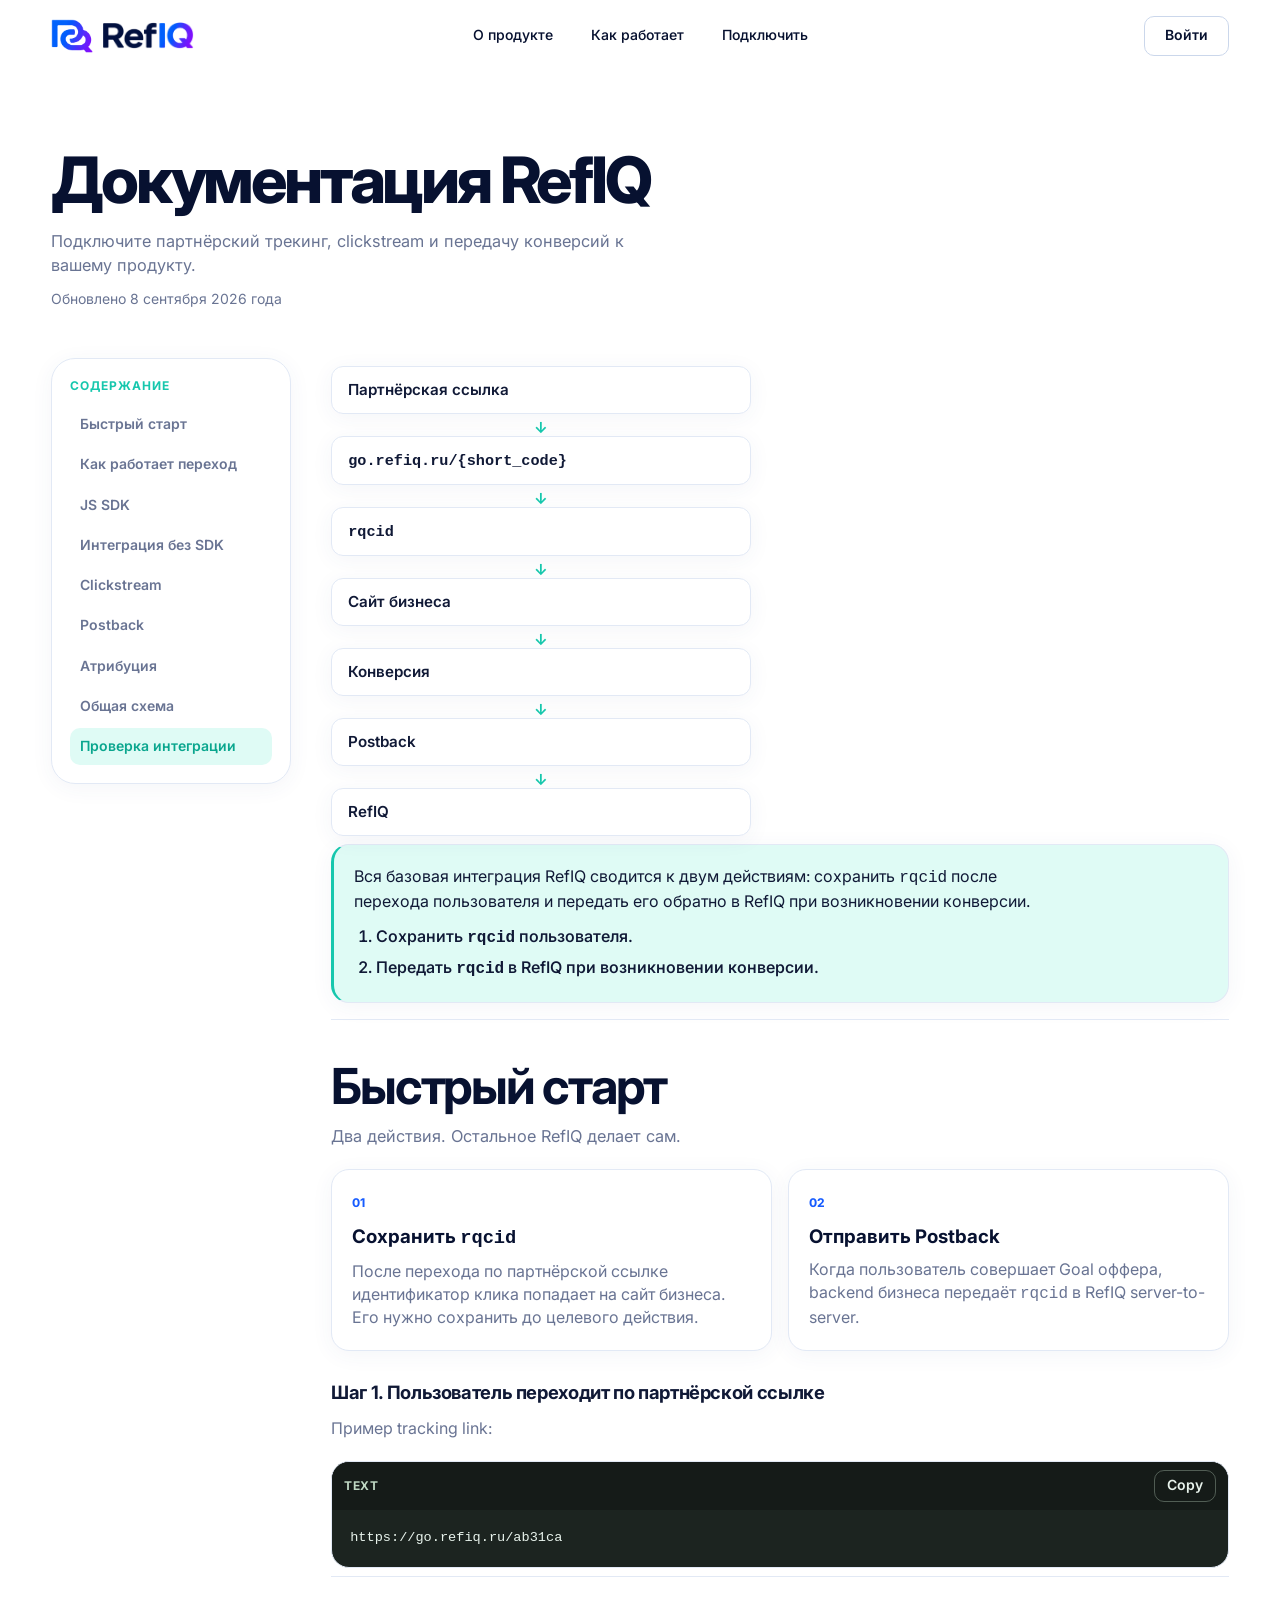
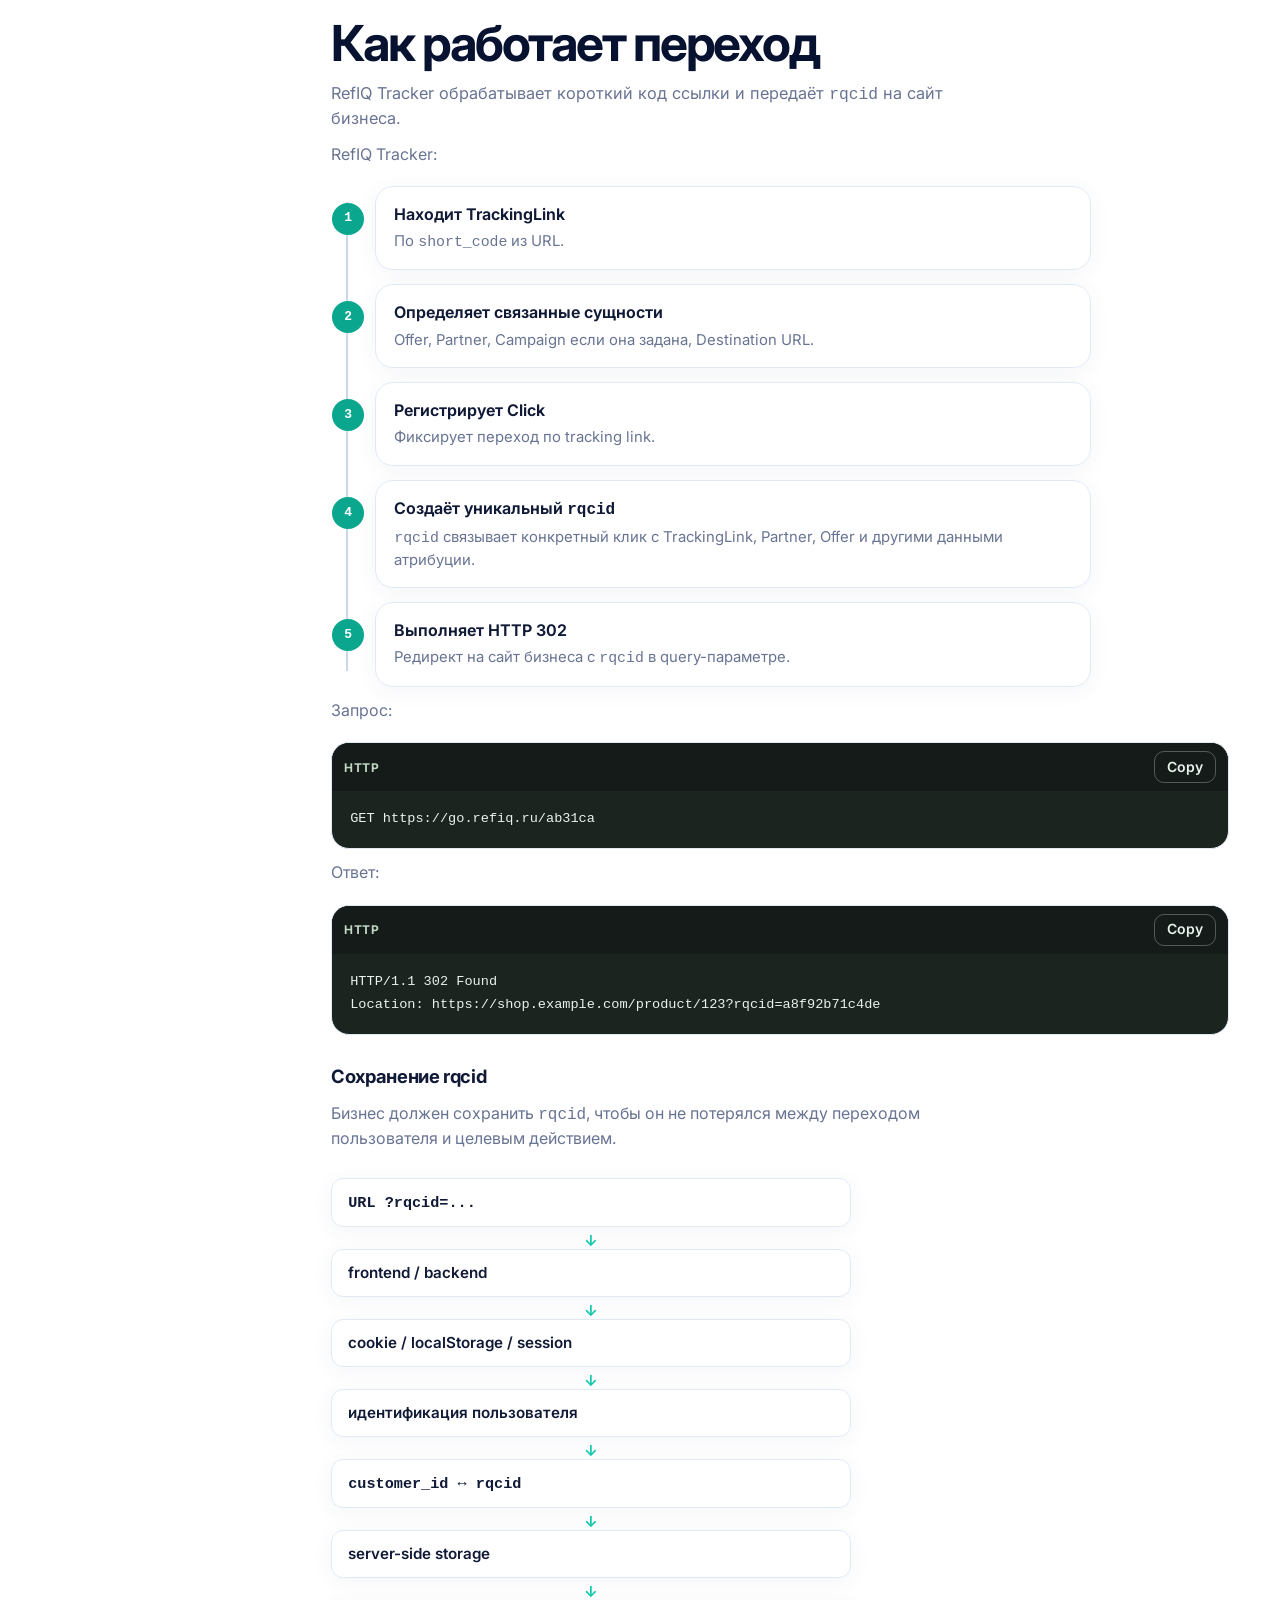
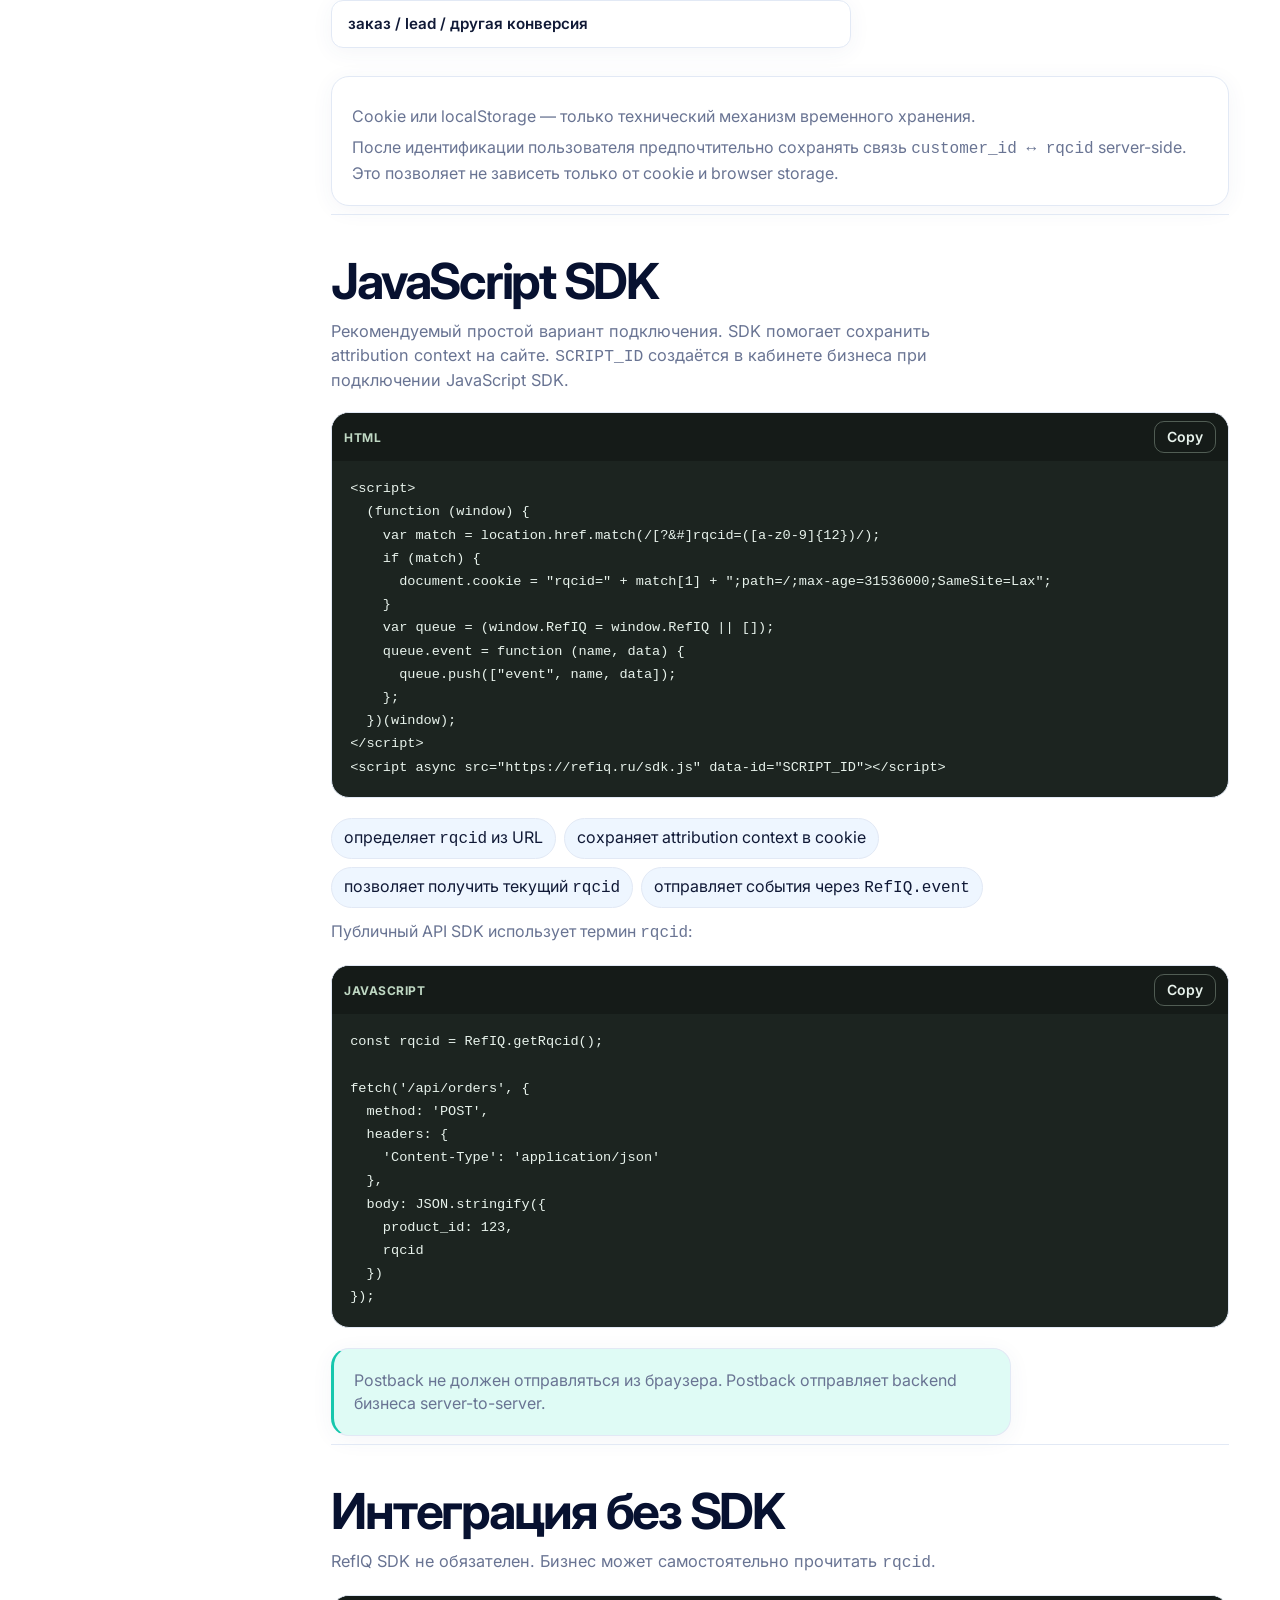
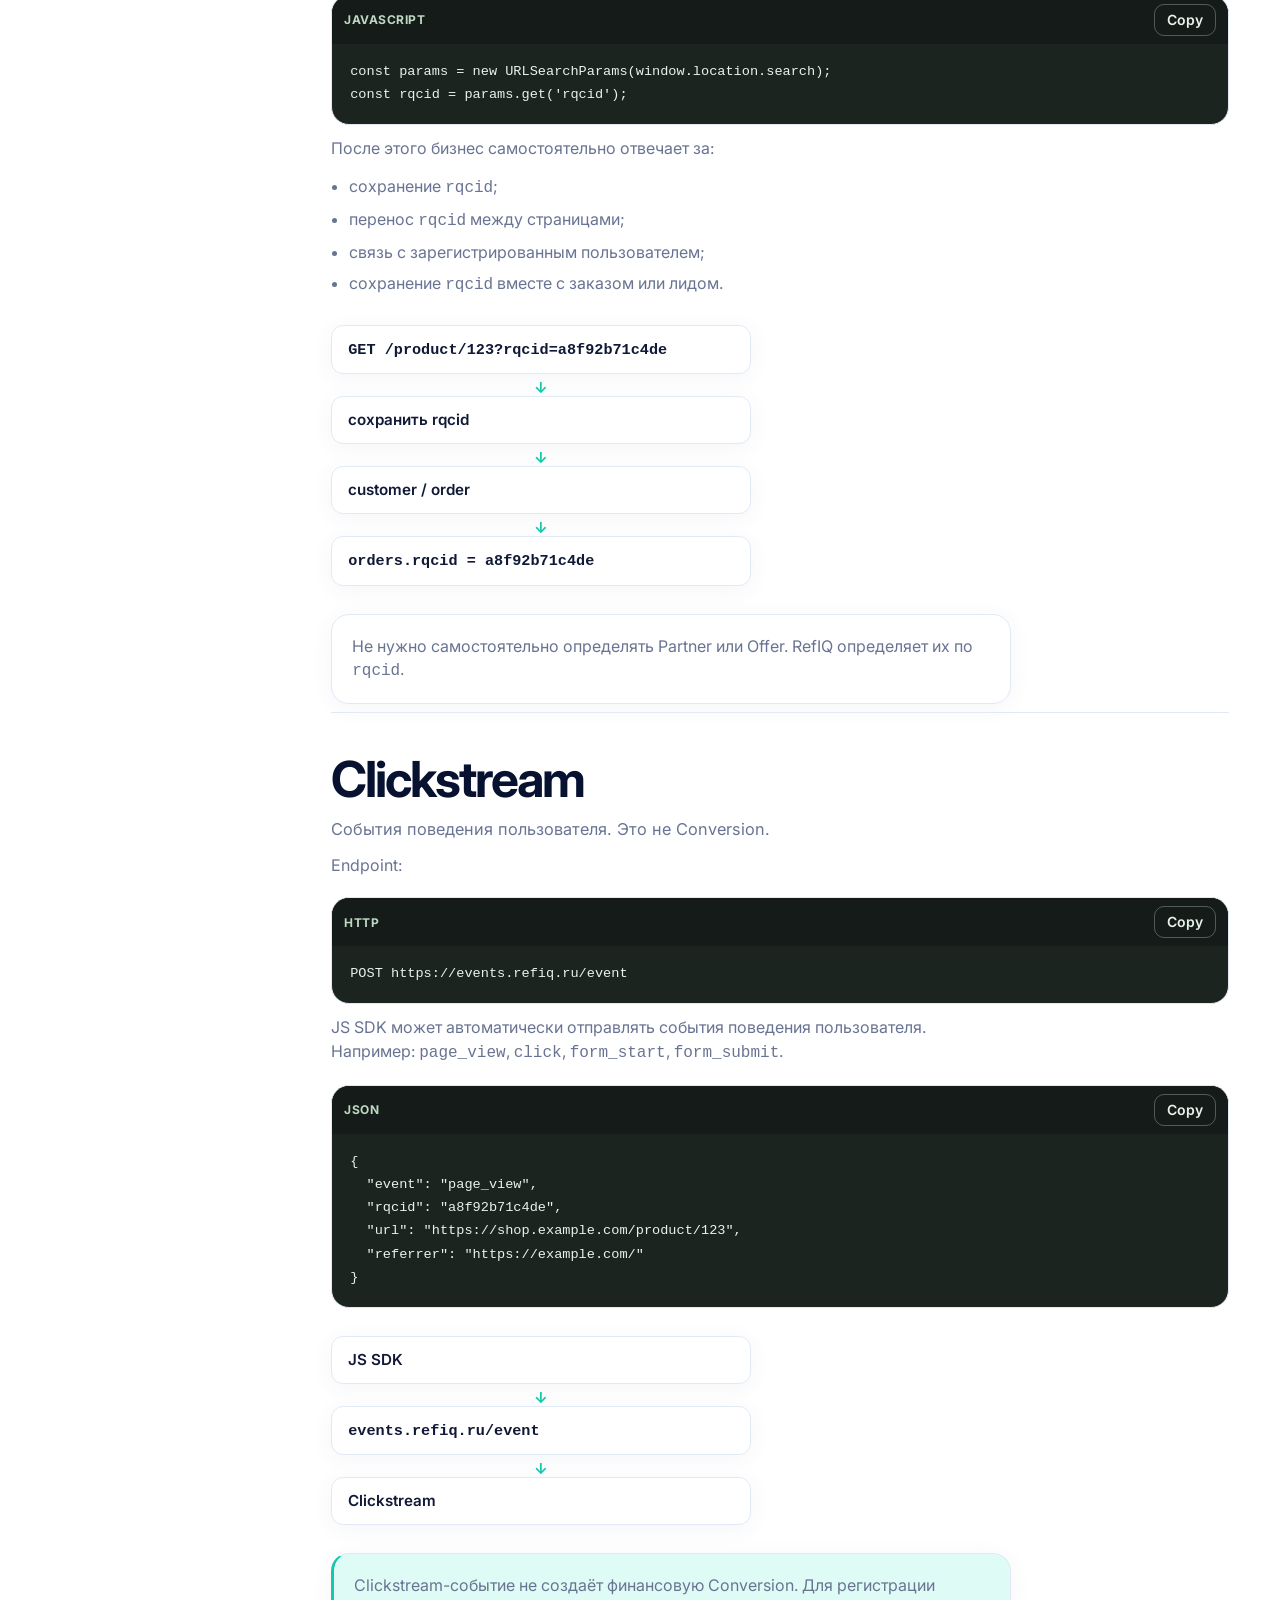
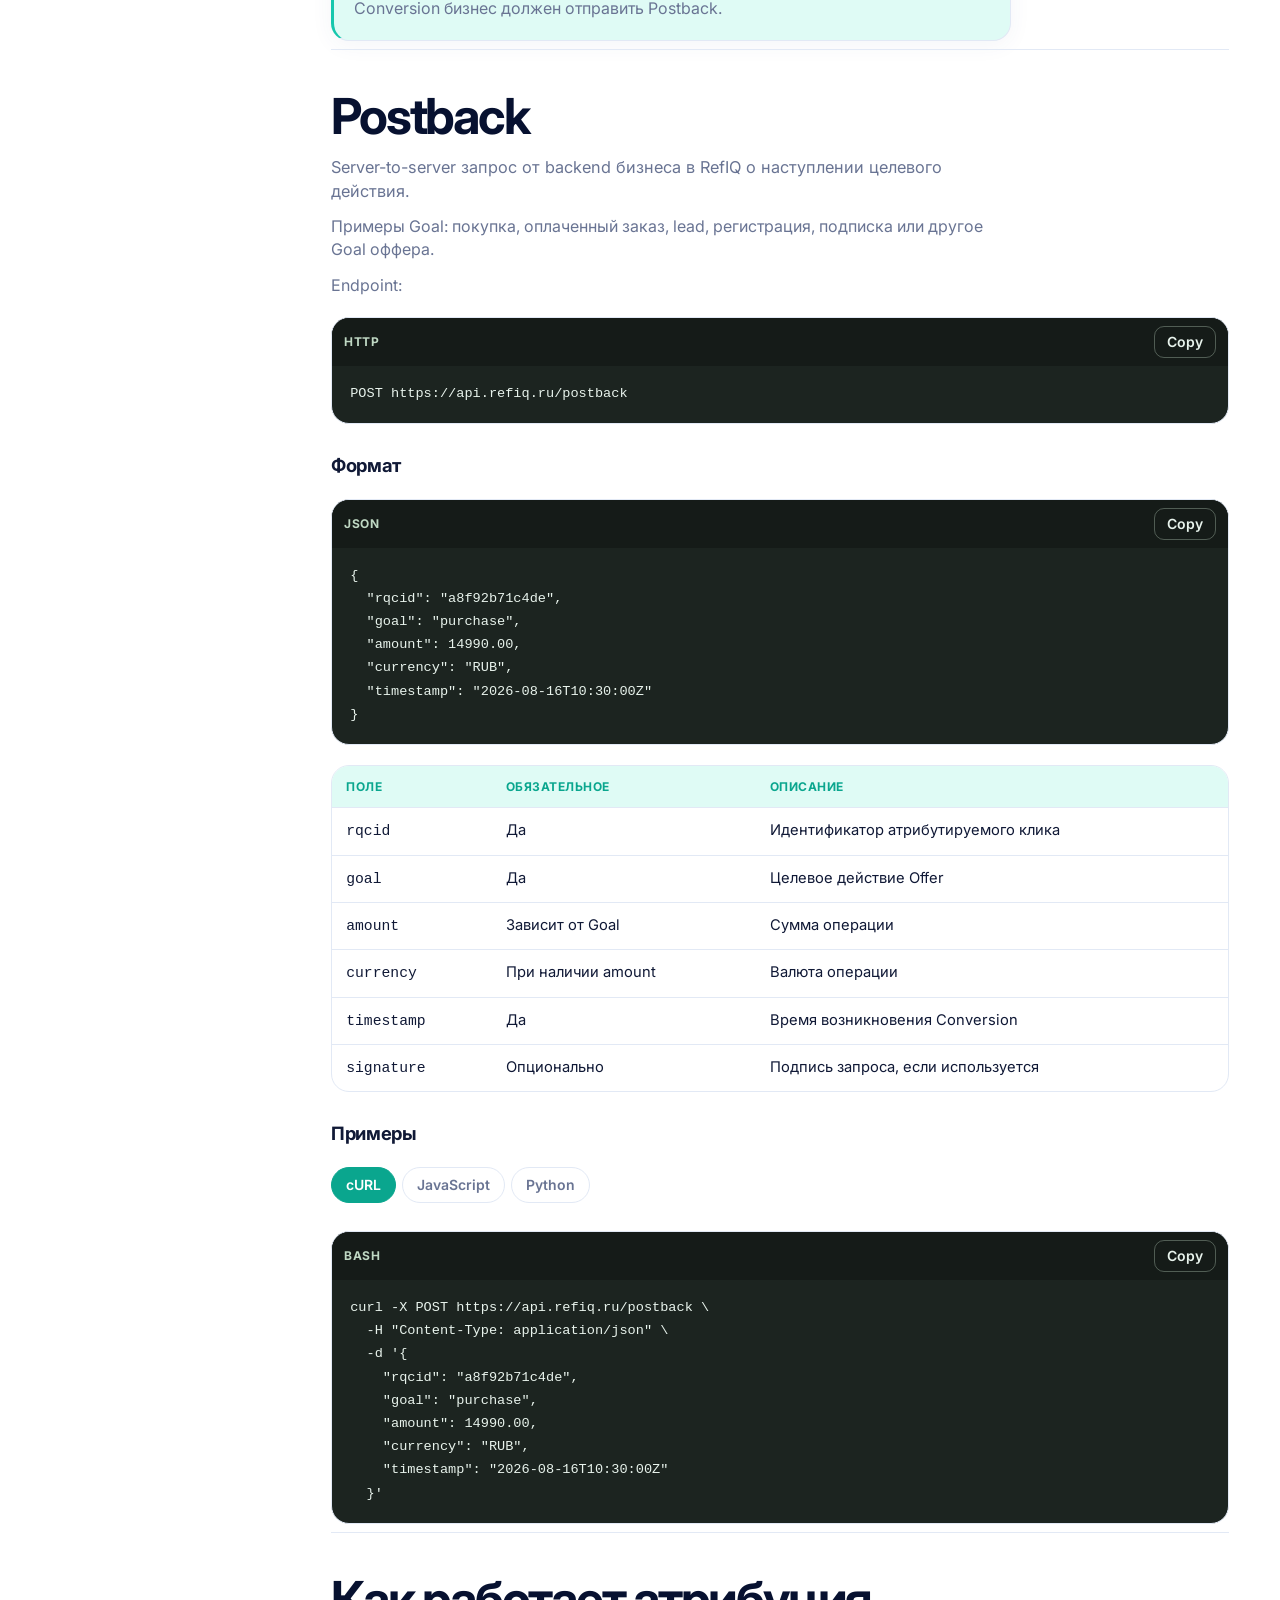
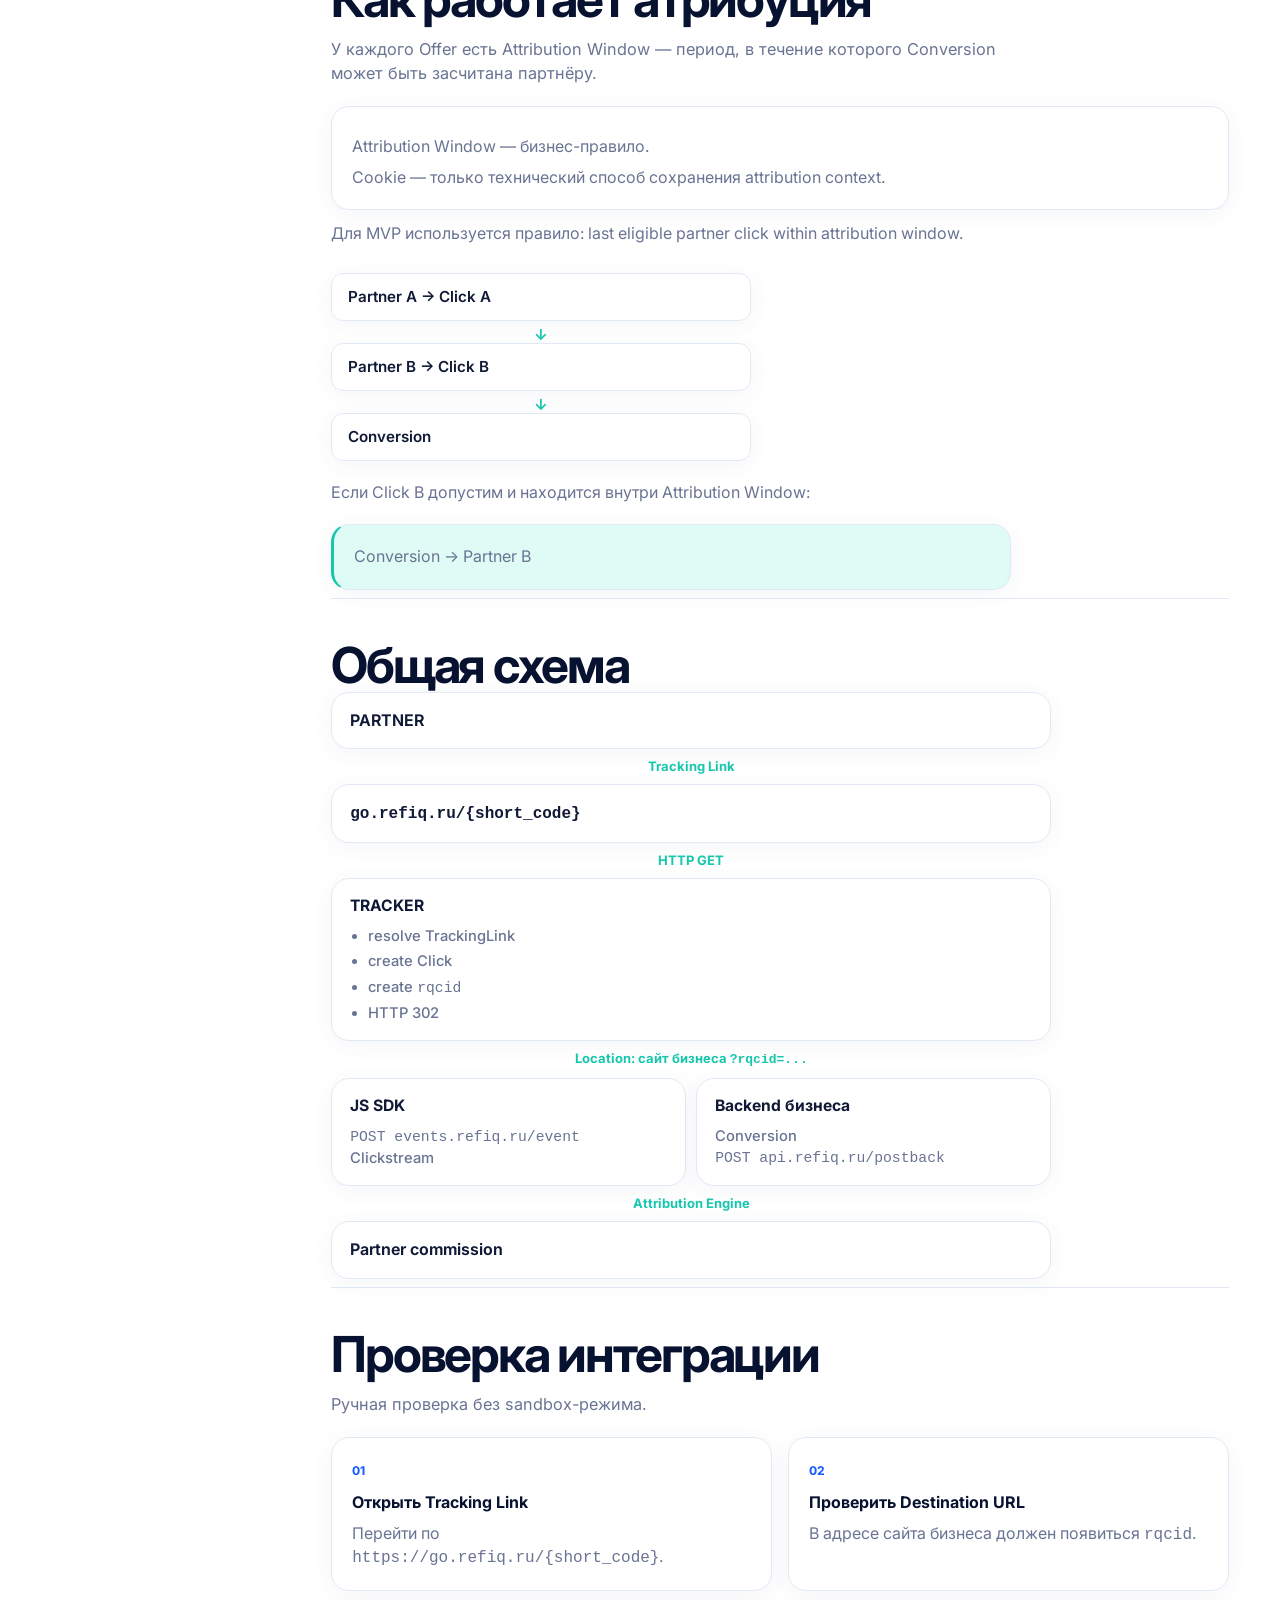
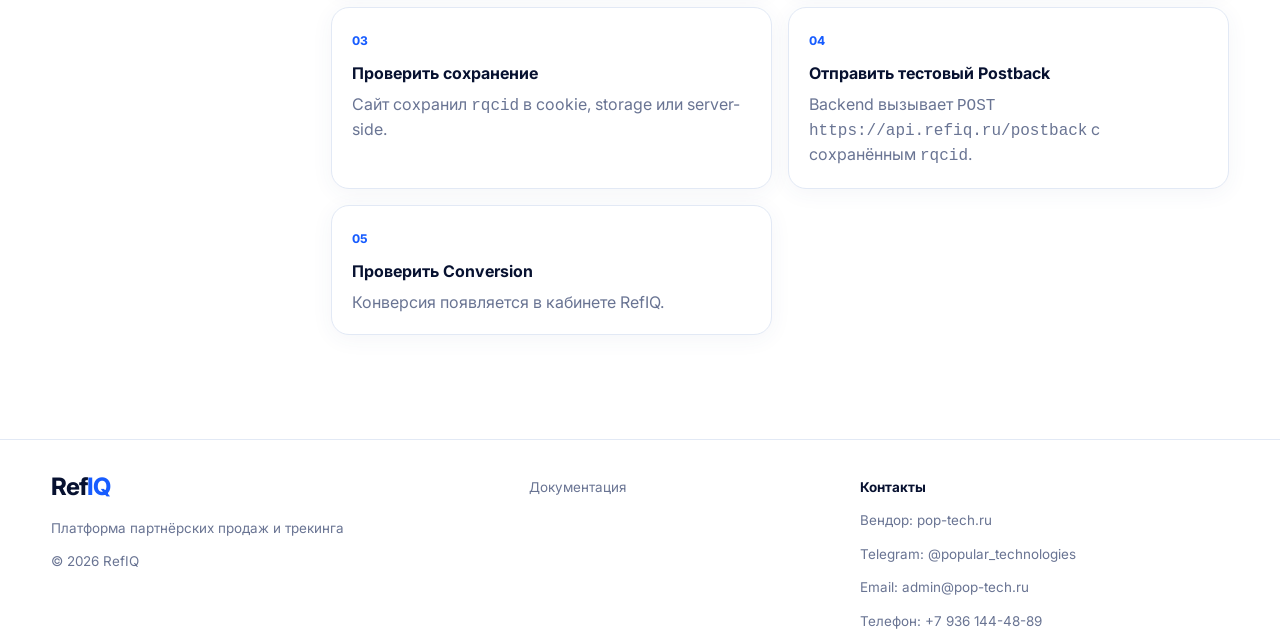
<file: docs/index.html>
<!DOCTYPE html>
<html lang="ru">
<head>
<script>
  (function (window) {
    var match = location.href.match(/[?&#]rqcid=([a-z0-9]{12})/);
    if (match) {
      document.cookie = "rqcid=" + match[1] + ";path=/;max-age=31536000;SameSite=Lax";
    }
    var queue = (window.RefIQ = window.RefIQ || []);
    queue.event = function (name, data) {
      queue.push(["event", name, data]);
    };
  })(window);
</script>
<script async src="https://refiq.ru/sdk.js" data-site-id="ndpkv"></script>
  <meta charset="UTF-8" />
  <meta name="viewport" content="width=device-width, initial-scale=1.0" />
  <title>Документация RefIQ: трекинг, JS SDK и Postback</title>
  <meta name="description" content="Техническая документация RefIQ: подключение партнёрского трекинга, JS SDK, rqcid, Clickstream и server-to-server Postback для конверсий." />
  <meta name="robots" content="index, follow, max-image-preview:large, max-snippet:-1, max-video-preview:-1" />
  <meta name="author" content="RefIQ" />
  <link rel="canonical" href="https://refiq.ru/docs" />
  <link rel="alternate" hreflang="ru-RU" href="https://refiq.ru/docs" />
  <link rel="alternate" hreflang="x-default" href="https://refiq.ru/docs" />
  <meta property="og:site_name" content="RefIQ" />
  <meta property="og:title" content="Документация RefIQ: трекинг, JS SDK и Postback" />
  <meta property="og:description" content="Интеграция партнёрского трекинга RefIQ: rqcid, JS SDK, Clickstream, атрибуция и server-to-server Postback." />
  <meta property="og:type" content="article" />
  <meta property="og:locale" content="ru_RU" />
  <meta property="og:url" content="https://refiq.ru/docs" />
  <meta property="og:image" content="https://refiq.ru/design/assets/hero-dashboard.png" />
  <meta property="og:image:width" content="1378" />
  <meta property="og:image:height" content="988" />
  <meta property="og:image:alt" content="Техническая документация платформы RefIQ" />
  <meta property="article:modified_time" content="2026-09-08" />
  <meta name="twitter:card" content="summary_large_image" />
  <meta name="twitter:title" content="Документация RefIQ: трекинг, JS SDK и Postback" />
  <meta name="twitter:description" content="Интеграция rqcid, Clickstream, атрибуции и server-to-server Postback." />
  <meta name="twitter:image" content="https://refiq.ru/design/assets/hero-dashboard.png" />
  <meta name="twitter:image:alt" content="Техническая документация платформы RefIQ" />
  <meta name="theme-color" content="#f2f5ef" />
  <link rel="icon" type="image/png" sizes="32x32" href="/assets/favicon-32x32.png" />
  <link rel="icon" type="image/png" sizes="16x16" href="/assets/favicon-16x16.png" />
  <link rel="shortcut icon" href="/assets/favicon.ico" />
  <link rel="apple-touch-icon" href="/assets/apple-touch-icon.png" />
  <link rel="preconnect" href="https://fonts.googleapis.com" />
  <link rel="preconnect" href="https://fonts.gstatic.com" crossorigin />
  <link href="https://fonts.googleapis.com/css2?family=Inter:wght@400;500;600;700&display=swap" rel="stylesheet" />
  <link rel="stylesheet" href="/styles.css" />
  <link rel="stylesheet" href="/docs/styles.css" />
  <script type="application/ld+json">
  {
    "@context": "https://schema.org",
    "@graph": [
      {
        "@type": "Organization",
        "@id": "https://refiq.ru/#organization",
        "name": "RefIQ",
        "url": "https://refiq.ru/",
        "logo": {
          "@type": "ImageObject",
          "url": "https://refiq.ru/assets/logo.png",
          "width": 488,
          "height": 397
        }
      },
      {
        "@type": "WebSite",
        "@id": "https://refiq.ru/#website",
        "url": "https://refiq.ru/",
        "name": "RefIQ",
        "inLanguage": "ru-RU",
        "publisher": {"@id": "https://refiq.ru/#organization"}
      },
      {
        "@type": "TechArticle",
        "@id": "https://refiq.ru/docs#article",
        "url": "https://refiq.ru/docs",
        "headline": "Документация RefIQ: трекинг, JS SDK и Postback",
        "description": "Техническая документация по интеграции партнёрского трекинга RefIQ, rqcid, Clickstream и Postback.",
        "inLanguage": "ru-RU",
        "dateModified": "2026-09-08",
        "mainEntityOfPage": {"@id": "https://refiq.ru/docs#webpage"},
        "author": {"@id": "https://refiq.ru/#organization"},
        "publisher": {"@id": "https://refiq.ru/#organization"},
        "image": {
          "@type": "ImageObject",
          "url": "https://refiq.ru/design/assets/hero-dashboard.png",
          "width": 1378,
          "height": 988
        },
        "about": [
          {"@type": "Thing", "name": "Партнёрский трекинг"},
          {"@type": "Thing", "name": "JavaScript SDK"},
          {"@type": "Thing", "name": "Server-to-server Postback"},
          {"@type": "Thing", "name": "Атрибуция конверсий"}
        ]
      },
      {
        "@type": "WebPage",
        "@id": "https://refiq.ru/docs#webpage",
        "url": "https://refiq.ru/docs",
        "name": "Документация RefIQ",
        "inLanguage": "ru-RU",
        "isPartOf": {"@id": "https://refiq.ru/#website"},
        "breadcrumb": {"@id": "https://refiq.ru/docs#breadcrumb"},
        "mainEntity": {"@id": "https://refiq.ru/docs#article"}
      },
      {
        "@type": "BreadcrumbList",
        "@id": "https://refiq.ru/docs#breadcrumb",
        "itemListElement": [
          {
            "@type": "ListItem",
            "position": 1,
            "name": "RefIQ",
            "item": "https://refiq.ru/"
          },
          {
            "@type": "ListItem",
            "position": 2,
            "name": "Документация",
            "item": "https://refiq.ru/docs"
          }
        ]
      }
    ]
  }
  </script>
  <!-- Yandex.Metrika counter -->
  <script type="text/javascript">
    (function(m,e,t,r,i,k,a){
      m[i]=m[i]||function(){(m[i].a=m[i].a||[]).push(arguments)};
      m[i].l=1*new Date();
      for (var j = 0; j < document.scripts.length; j++) {if (document.scripts[j].src === r) { return; }}
      k=e.createElement(t),a=e.getElementsByTagName(t)[0],k.async=1,k.src=r,a.parentNode.insertBefore(k,a)
    })(window, document,'script','https://mc.yandex.ru/metrika/tag.js?id=111877722', 'ym');

    ym(111877722, 'init', {ssr:true, webvisor:true, clickmap:true, ecommerce:"dataLayer", referrer: document.referrer, url: location.href, accurateTrackBounce:true, trackLinks:true});
  </script>
  <noscript><div><img src="https://mc.yandex.ru/watch/111877722" style="position:absolute; left:-9999px;" alt="" /></div></noscript>
  <!-- /Yandex.Metrika counter -->
</head>
<body class="docs-page">
  <a class="skip-link" href="#docs-content">Перейти к содержимому</a>

  <header class="site-header" id="top">
    <div class="container header-inner">
      <a class="brand" href="/" aria-label="RefIQ — главная"><img src="/assets/logo.png" alt="" width="34" height="28" /><img class="brand-label" src="/src/label.png" alt="" width="92" height="27" /></a>

      <nav class="nav" id="nav" aria-label="Основная навигация">
        <a href="/">О продукте</a>
        <a href="/#how-it-works">Как работает</a>
        <a href="/howto">Подключить</a>
        <a class="nav-login button button-login" href="https://app.refiq.ru">Войти</a>
      </nav>

      <a class="button button-login" href="https://app.refiq.ru">Войти</a>

      <button class="nav-toggle" type="button" aria-expanded="false" aria-controls="nav" aria-label="Открыть меню">
        <span></span>
        <span></span>
      </button>
    </div>
  </header>

  <main id="main">
    <section class="hero docs-hero" aria-labelledby="docs-title">
      <div class="container">
        <h1 id="docs-title">Документация RefIQ</h1>
        <p class="lead">Подключите партнёрский трекинг, clickstream и передачу конверсий к вашему продукту.</p>
        <p class="docs-updated">Обновлено <time datetime="2026-09-08">8 сентября 2026 года</time></p>
      </div>
    </section>

    <div class="container docs-layout">
      <nav class="docs-mobile-nav" aria-label="Разделы документации">
        <label for="docs-jump">Раздел</label>
        <select id="docs-jump">
          <option value="#quick-start">Быстрый старт</option>
          <option value="#redirect">Как работает переход</option>
          <option value="#sdk">JS SDK</option>
          <option value="#without-sdk">Интеграция без SDK</option>
          <option value="#clickstream">Clickstream</option>
          <option value="#postback">Postback</option>
          <option value="#attribution">Атрибуция</option>
          <option value="#architecture">Общая схема</option>
          <option value="#verify">Проверка интеграции</option>
        </select>
      </nav>

      <aside class="docs-sidebar" aria-label="Содержание">
        <p class="docs-sidebar-title">Содержание</p>
        <ol class="docs-toc">
          <li><a href="#quick-start">Быстрый старт</a></li>
          <li><a href="#redirect">Как работает переход</a></li>
          <li><a href="#sdk">JS SDK</a></li>
          <li><a href="#without-sdk">Интеграция без SDK</a></li>
          <li><a href="#clickstream">Clickstream</a></li>
          <li><a href="#postback">Postback</a></li>
          <li><a href="#attribution">Атрибуция</a></li>
          <li><a href="#architecture">Общая схема</a></li>
          <li><a href="#verify">Проверка интеграции</a></li>
        </ol>
      </aside>

      <article class="docs-content" id="docs-content">
        <div class="docs-intro" id="intro">
          <ol class="docs-flow" aria-label="Схема базовой интеграции">
            <li>Партнёрская ссылка</li>
            <li><code>go.refiq.ru/{short_code}</code></li>
            <li><code>rqcid</code></li>
            <li>Сайт бизнеса</li>
            <li>Конверсия</li>
            <li>Postback</li>
            <li>RefIQ</li>
          </ol>

          <div class="result-line docs-callout">
            <p>Вся базовая интеграция RefIQ сводится к двум действиям: сохранить <code>rqcid</code> после перехода пользователя и передать его обратно в RefIQ при возникновении конверсии.</p>
            <ol>
              <li>Сохранить <code>rqcid</code> пользователя.</li>
              <li>Передать <code>rqcid</code> в RefIQ при возникновении конверсии.</li>
            </ol>
          </div>
        </div>

        <!-- Быстрый старт -->
        <section class="docs-section" id="quick-start" aria-labelledby="quick-start-title">
          <h2 class="section-title" id="quick-start-title">Быстрый старт</h2>
          <p class="section-lead">Два действия. Остальное RefIQ делает сам.</p>

          <ol class="cards cards-2">
            <li>
              <span class="num">01</span>
              <h3>Сохранить <code>rqcid</code></h3>
              <p>После перехода по партнёрской ссылке идентификатор клика попадает на сайт бизнеса. Его нужно сохранить до целевого действия.</p>
            </li>
            <li>
              <span class="num">02</span>
              <h3>Отправить Postback</h3>
              <p>Когда пользователь совершает Goal оффера, backend бизнеса передаёт <code>rqcid</code> в RefIQ server-to-server.</p>
            </li>
          </ol>

          <h3 class="docs-h3">Шаг 1. Пользователь переходит по партнёрской ссылке</h3>
          <p>Пример tracking link:</p>
          <div class="code-block" data-copy>
            <div class="code-meta">
              <span>text</span>
              <button type="button" class="btn btn-ghost btn-sm copy-btn">Copy</button>
            </div>
            <pre><code>https://go.refiq.ru/ab31ca</code></pre>
          </div>
        </section>

        <!-- Как работает переход -->
        <section class="docs-section" id="redirect" aria-labelledby="redirect-title">
          <h2 class="section-title" id="redirect-title">Как работает переход</h2>
          <p class="section-lead">RefIQ Tracker обрабатывает короткий код ссылки и передаёт <code>rqcid</code> на сайт бизнеса.</p>

          <p>RefIQ Tracker:</p>
          <ol class="timeline">
            <li>
              <h3>Находит TrackingLink</h3>
              <p>По <code>short_code</code> из URL.</p>
            </li>
            <li>
              <h3>Определяет связанные сущности</h3>
              <p>Offer, Partner, Campaign если она задана, Destination URL.</p>
            </li>
            <li>
              <h3>Регистрирует Click</h3>
              <p>Фиксирует переход по tracking link.</p>
            </li>
            <li>
              <h3>Создаёт уникальный <code>rqcid</code></h3>
              <p><code>rqcid</code> связывает конкретный клик с TrackingLink, Partner, Offer и другими данными атрибуции.</p>
            </li>
            <li>
              <h3>Выполняет HTTP 302</h3>
              <p>Редирект на сайт бизнеса с <code>rqcid</code> в query-параметре.</p>
            </li>
          </ol>

          <p>Запрос:</p>
          <div class="code-block" data-copy>
            <div class="code-meta">
              <span>http</span>
              <button type="button" class="btn btn-ghost btn-sm copy-btn">Copy</button>
            </div>
            <pre><code>GET https://go.refiq.ru/ab31ca</code></pre>
          </div>

          <p>Ответ:</p>
          <div class="code-block" data-copy>
            <div class="code-meta">
              <span>http</span>
              <button type="button" class="btn btn-ghost btn-sm copy-btn">Copy</button>
            </div>
            <pre><code>HTTP/1.1 302 Found
Location: https://shop.example.com/product/123?rqcid=a8f92b71c4de</code></pre>
          </div>

          <h3 class="docs-h3" id="save-rqcid">Сохранение rqcid</h3>
          <p>Бизнес должен сохранить <code>rqcid</code>, чтобы он не потерялся между переходом пользователя и целевым действием.</p>

          <ol class="docs-flow docs-flow-wide" aria-label="Последовательность сохранения rqcid">
            <li><code>URL ?rqcid=...</code></li>
            <li>frontend / backend</li>
            <li>cookie / localStorage / session</li>
            <li>идентификация пользователя</li>
            <li><code>customer_id ↔ rqcid</code></li>
            <li>server-side storage</li>
            <li>заказ / lead / другая конверсия</li>
          </ol>

          <div class="tech-note">
            <p>Cookie или localStorage — только технический механизм временного хранения.</p>
            <p>После идентификации пользователя предпочтительно сохранять связь <code>customer_id ↔ rqcid</code> server-side. Это позволяет не зависеть только от cookie и browser storage.</p>
          </div>
        </section>

        <!-- JS SDK -->
        <section class="docs-section" id="sdk" aria-labelledby="sdk-title">
          <h2 class="section-title" id="sdk-title">JavaScript SDK</h2>
          <p class="section-lead">Рекомендуемый простой вариант подключения. SDK помогает сохранить attribution context на сайте. <code>SCRIPT_ID</code> создаётся в кабинете бизнеса при подключении JavaScript SDK.</p>

          <div class="code-block" data-copy>
            <div class="code-meta">
              <span>html</span>
              <button type="button" class="btn btn-ghost btn-sm copy-btn">Copy</button>
            </div>
            <pre><code>&lt;script&gt;
  (function (window) {
    var match = location.href.match(/[?&amp;#]rqcid=([a-z0-9]{12})/);
    if (match) {
      document.cookie = "rqcid=" + match[1] + ";path=/;max-age=31536000;SameSite=Lax";
    }
    var queue = (window.RefIQ = window.RefIQ || []);
    queue.event = function (name, data) {
      queue.push(["event", name, data]);
    };
  })(window);
&lt;/script&gt;
&lt;script async src="https://refiq.ru/sdk.js" data-id="SCRIPT_ID"&gt;&lt;/script&gt;</code></pre>
          </div>

          <ul class="tags">
            <li>определяет <code>rqcid</code> из URL</li>
            <li>сохраняет attribution context в cookie</li>
            <li>позволяет получить текущий <code>rqcid</code></li>
            <li>отправляет события через <code>RefIQ.event</code></li>
          </ul>

          <p>Публичный API SDK использует термин <code>rqcid</code>:</p>
          <div class="code-block" data-copy>
            <div class="code-meta">
              <span>javascript</span>
              <button type="button" class="btn btn-ghost btn-sm copy-btn">Copy</button>
            </div>
            <pre><code>const rqcid = RefIQ.getRqcid();

fetch('/api/orders', {
  method: 'POST',
  headers: {
    'Content-Type': 'application/json'
  },
  body: JSON.stringify({
    product_id: 123,
    rqcid
  })
});</code></pre>
          </div>

          <p class="result-line">Postback не должен отправляться из браузера. Postback отправляет backend бизнеса server-to-server.</p>
        </section>

        <!-- Без SDK -->
        <section class="docs-section" id="without-sdk" aria-labelledby="without-sdk-title">
          <h2 class="section-title" id="without-sdk-title">Интеграция без SDK</h2>
          <p class="section-lead">RefIQ SDK не обязателен. Бизнес может самостоятельно прочитать <code>rqcid</code>.</p>

          <div class="code-block" data-copy>
            <div class="code-meta">
              <span>javascript</span>
              <button type="button" class="btn btn-ghost btn-sm copy-btn">Copy</button>
            </div>
            <pre><code>const params = new URLSearchParams(window.location.search);
const rqcid = params.get('rqcid');</code></pre>
          </div>

          <p>После этого бизнес самостоятельно отвечает за:</p>
          <ul class="prep-list">
            <li>сохранение <code>rqcid</code>;</li>
            <li>перенос <code>rqcid</code> между страницами;</li>
            <li>связь с зарегистрированным пользователем;</li>
            <li>сохранение <code>rqcid</code> вместе с заказом или лидом.</li>
          </ul>

          <ol class="docs-flow" aria-label="Поток без SDK">
            <li><code>GET /product/123?rqcid=a8f92b71c4de</code></li>
            <li>сохранить rqcid</li>
            <li>customer / order</li>
            <li><code>orders.rqcid = a8f92b71c4de</code></li>
          </ol>

          <p class="tech-note">Не нужно самостоятельно определять Partner или Offer. RefIQ определяет их по <code>rqcid</code>.</p>
        </section>

        <!-- Clickstream -->
        <section class="docs-section" id="clickstream" aria-labelledby="clickstream-title">
          <h2 class="section-title" id="clickstream-title">Clickstream</h2>
          <p class="section-lead">События поведения пользователя. Это не Conversion.</p>

          <p>Endpoint:</p>
          <div class="code-block" data-copy>
            <div class="code-meta">
              <span>http</span>
              <button type="button" class="btn btn-ghost btn-sm copy-btn">Copy</button>
            </div>
            <pre><code>POST https://events.refiq.ru/event</code></pre>
          </div>

          <p>JS SDK может автоматически отправлять события поведения пользователя. Например: <code>page_view</code>, <code>click</code>, <code>form_start</code>, <code>form_submit</code>.</p>

          <div class="code-block" data-copy>
            <div class="code-meta">
              <span>json</span>
              <button type="button" class="btn btn-ghost btn-sm copy-btn">Copy</button>
            </div>
            <pre><code>{
  "event": "page_view",
  "rqcid": "a8f92b71c4de",
  "url": "https://shop.example.com/product/123",
  "referrer": "https://example.com/"
}</code></pre>
          </div>

          <ol class="docs-flow" aria-label="Схема clickstream">
            <li>JS SDK</li>
            <li><code>events.refiq.ru/event</code></li>
            <li>Clickstream</li>
          </ol>

          <p class="result-line">Clickstream-событие не создаёт финансовую Conversion. Для регистрации Conversion бизнес должен отправить Postback.</p>
        </section>

        <!-- Postback -->
        <section class="docs-section" id="postback" aria-labelledby="postback-title">
          <h2 class="section-title" id="postback-title">Postback</h2>
          <p class="section-lead">Server-to-server запрос от backend бизнеса в RefIQ о наступлении целевого действия.</p>

          <p>Примеры Goal: покупка, оплаченный заказ, lead, регистрация, подписка или другое Goal оффера.</p>

          <p>Endpoint:</p>
          <div class="code-block" data-copy>
            <div class="code-meta">
              <span>http</span>
              <button type="button" class="btn btn-ghost btn-sm copy-btn">Copy</button>
            </div>
            <pre><code>POST https://api.refiq.ru/postback</code></pre>
          </div>

          <h3 class="docs-h3">Формат</h3>
          <div class="code-block" data-copy>
            <div class="code-meta">
              <span>json</span>
              <button type="button" class="btn btn-ghost btn-sm copy-btn">Copy</button>
            </div>
            <pre><code>{
  "rqcid": "a8f92b71c4de",
  "goal": "purchase",
  "amount": 14990.00,
  "currency": "RUB",
  "timestamp": "2026-08-16T10:30:00Z"
}</code></pre>
          </div>

          <div class="table-wrap">
            <table>
              <thead>
                <tr>
                  <th>Поле</th>
                  <th>Обязательное</th>
                  <th>Описание</th>
                </tr>
              </thead>
              <tbody>
                <tr>
                  <td><code>rqcid</code></td>
                  <td>Да</td>
                  <td>Идентификатор атрибутируемого клика</td>
                </tr>
                <tr>
                  <td><code>goal</code></td>
                  <td>Да</td>
                  <td>Целевое действие Offer</td>
                </tr>
                <tr>
                  <td><code>amount</code></td>
                  <td>Зависит от Goal</td>
                  <td>Сумма операции</td>
                </tr>
                <tr>
                  <td><code>currency</code></td>
                  <td>При наличии amount</td>
                  <td>Валюта операции</td>
                </tr>
                <tr>
                  <td><code>timestamp</code></td>
                  <td>Да</td>
                  <td>Время возникновения Conversion</td>
                </tr>
                <tr>
                  <td><code>signature</code></td>
                  <td>Опционально</td>
                  <td>Подпись запроса, если используется</td>
                </tr>
              </tbody>
            </table>
          </div>

          <h3 class="docs-h3">Примеры</h3>
          <div class="code-tabs" data-tabs>
            <div class="code-tablist" role="tablist">
              <button type="button" role="tab" aria-selected="true" data-tab="curl">cURL</button>
              <button type="button" role="tab" aria-selected="false" data-tab="javascript">JavaScript</button>
              <button type="button" role="tab" aria-selected="false" data-tab="python">Python</button>
            </div>

            <div class="code-block" data-panel="curl" data-copy>
              <div class="code-meta">
                <span>bash</span>
                <button type="button" class="btn btn-ghost btn-sm copy-btn">Copy</button>
              </div>
              <pre><code>curl -X POST https://api.refiq.ru/postback \
  -H "Content-Type: application/json" \
  -d '{
    "rqcid": "a8f92b71c4de",
    "goal": "purchase",
    "amount": 14990.00,
    "currency": "RUB",
    "timestamp": "2026-08-16T10:30:00Z"
  }'</code></pre>
            </div>

            <div class="code-block" data-panel="javascript" data-copy hidden>
              <div class="code-meta">
                <span>javascript</span>
                <button type="button" class="btn btn-ghost btn-sm copy-btn">Copy</button>
              </div>
              <pre><code>await fetch('https://api.refiq.ru/postback', {
  method: 'POST',
  headers: {
    'Content-Type': 'application/json'
  },
  body: JSON.stringify({
    rqcid: 'a8f92b71c4de',
    goal: 'purchase',
    amount: 14990.00,
    currency: 'RUB',
    timestamp: '2026-08-16T10:30:00Z'
  })
});</code></pre>
            </div>

            <div class="code-block" data-panel="python" data-copy hidden>
              <div class="code-meta">
                <span>python</span>
                <button type="button" class="btn btn-ghost btn-sm copy-btn">Copy</button>
              </div>
              <pre><code>import requests

requests.post(
    'https://api.refiq.ru/postback',
    json={
        'rqcid': 'a8f92b71c4de',
        'goal': 'purchase',
        'amount': 14990.00,
        'currency': 'RUB',
        'timestamp': '2026-08-16T10:30:00Z',
    },
)</code></pre>
            </div>
          </div>
        </section>

        <!-- Атрибуция -->
        <section class="docs-section" id="attribution" aria-labelledby="attribution-title">
          <h2 class="section-title" id="attribution-title">Как работает атрибуция</h2>
          <p class="section-lead">У каждого Offer есть Attribution Window — период, в течение которого Conversion может быть засчитана партнёру.</p>

          <div class="tech-note">
            <p>Attribution Window — бизнес-правило.</p>
            <p>Cookie — только технический способ сохранения attribution context.</p>
          </div>

          <p>Для MVP используется правило: last eligible partner click within attribution window.</p>

          <ol class="docs-flow" aria-label="Пример last click">
            <li>Partner A → Click A</li>
            <li>Partner B → Click B</li>
            <li>Conversion</li>
          </ol>

          <p>Если Click B допустим и находится внутри Attribution Window:</p>
          <p class="result-line">Conversion → Partner B</p>
        </section>

        <!-- Архитектура -->
        <section class="docs-section" id="architecture" aria-labelledby="architecture-title">
          <h2 class="section-title" id="architecture-title">Общая схема</h2>
          <div class="arch">
            <div class="arch-node">PARTNER</div>
            <p class="arch-label">Tracking Link</p>
            <div class="arch-node"><code>go.refiq.ru/{short_code}</code></div>
            <p class="arch-label">HTTP GET</p>
            <div class="arch-card">
              <h3>TRACKER</h3>
              <ul>
                <li>resolve TrackingLink</li>
                <li>create Click</li>
                <li>create <code>rqcid</code></li>
                <li>HTTP 302</li>
              </ul>
            </div>
            <p class="arch-label">Location: сайт бизнеса <code>?rqcid=...</code></p>
            <div class="arch-split">
              <div class="arch-card">
                <h3>JS SDK</h3>
                <p><code>POST events.refiq.ru/event</code></p>
                <p>Clickstream</p>
              </div>
              <div class="arch-card">
                <h3>Backend бизнеса</h3>
                <p>Conversion</p>
                <p><code>POST api.refiq.ru/postback</code></p>
              </div>
            </div>
            <p class="arch-label">Attribution Engine</p>
            <div class="arch-node">Partner commission</div>
          </div>
        </section>

        <!-- Проверка -->
        <section class="docs-section" id="verify" aria-labelledby="verify-title">
          <h2 class="section-title" id="verify-title">Проверка интеграции</h2>
          <p class="section-lead">Ручная проверка без sandbox-режима.</p>
          <ol class="cards cards-2 checklist">
            <li>
              <span class="num">01</span>
              <h3>Открыть Tracking Link</h3>
              <p>Перейти по <code>https://go.refiq.ru/{short_code}</code>.</p>
            </li>
            <li>
              <span class="num">02</span>
              <h3>Проверить Destination URL</h3>
              <p>В адресе сайта бизнеса должен появиться <code>rqcid</code>.</p>
            </li>
            <li>
              <span class="num">03</span>
              <h3>Проверить сохранение</h3>
              <p>Сайт сохранил <code>rqcid</code> в cookie, storage или server-side.</p>
            </li>
            <li>
              <span class="num">04</span>
              <h3>Отправить тестовый Postback</h3>
              <p>Backend вызывает <code>POST https://api.refiq.ru/postback</code> с сохранённым <code>rqcid</code>.</p>
            </li>
            <li>
              <span class="num">05</span>
              <h3>Проверить Conversion</h3>
              <p>Конверсия появляется в кабинете RefIQ.</p>
            </li>
          </ol>
        </section>
      </article>
    </div>
  </main>

  <footer class="site-footer">
    <div class="container footer-inner">
      <div class="footer-brand">
        <a class="logo" href="/">Ref<span>IQ</span></a>
        <p>Платформа партнёрских продаж и трекинга</p>
        <p class="footer-meta">© <span id="year"></span> RefIQ</p>
      </div>
      <nav class="footer-nav" aria-label="Дополнительно">
        <a href="/docs" aria-current="page">Документация</a>
      </nav>
      <address class="footer-contacts">
        <p class="footer-contacts-title">Контакты</p>
        <p>Вендор: <a href="https://pop-tech.ru">pop-tech.ru</a></p>
        <p>Telegram: <a href="https://t.me/popular_technologies">@popular_technologies</a></p>
        <p>Email: <a href="mailto:admin@pop-tech.ru">admin@pop-tech.ru</a></p>
        <p>Телефон: <a href="tel:+79361444889">+7 936 144-48-89</a></p>
      </address>
    </div>
  </footer>

  <script src="/script.js" defer></script>
  <script src="/docs/script.js" defer></script>
</body>
</html>
</file>
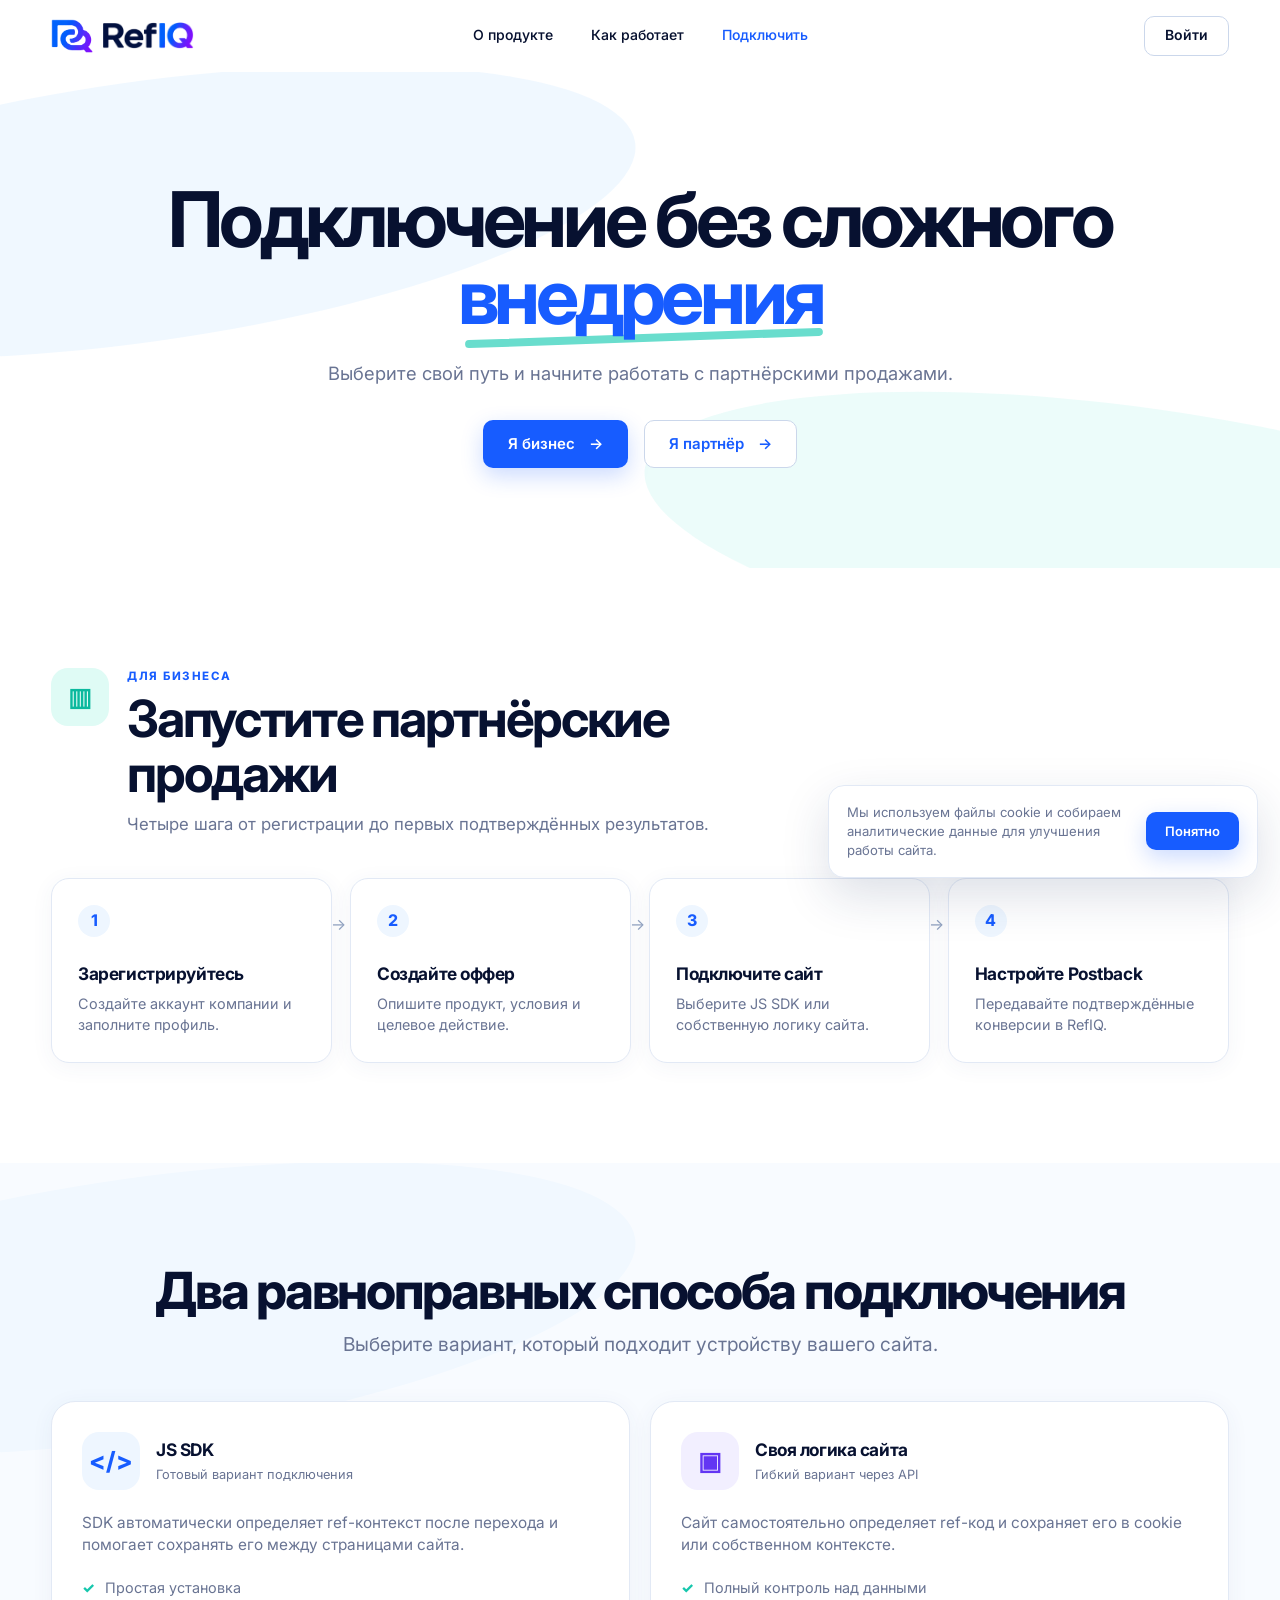
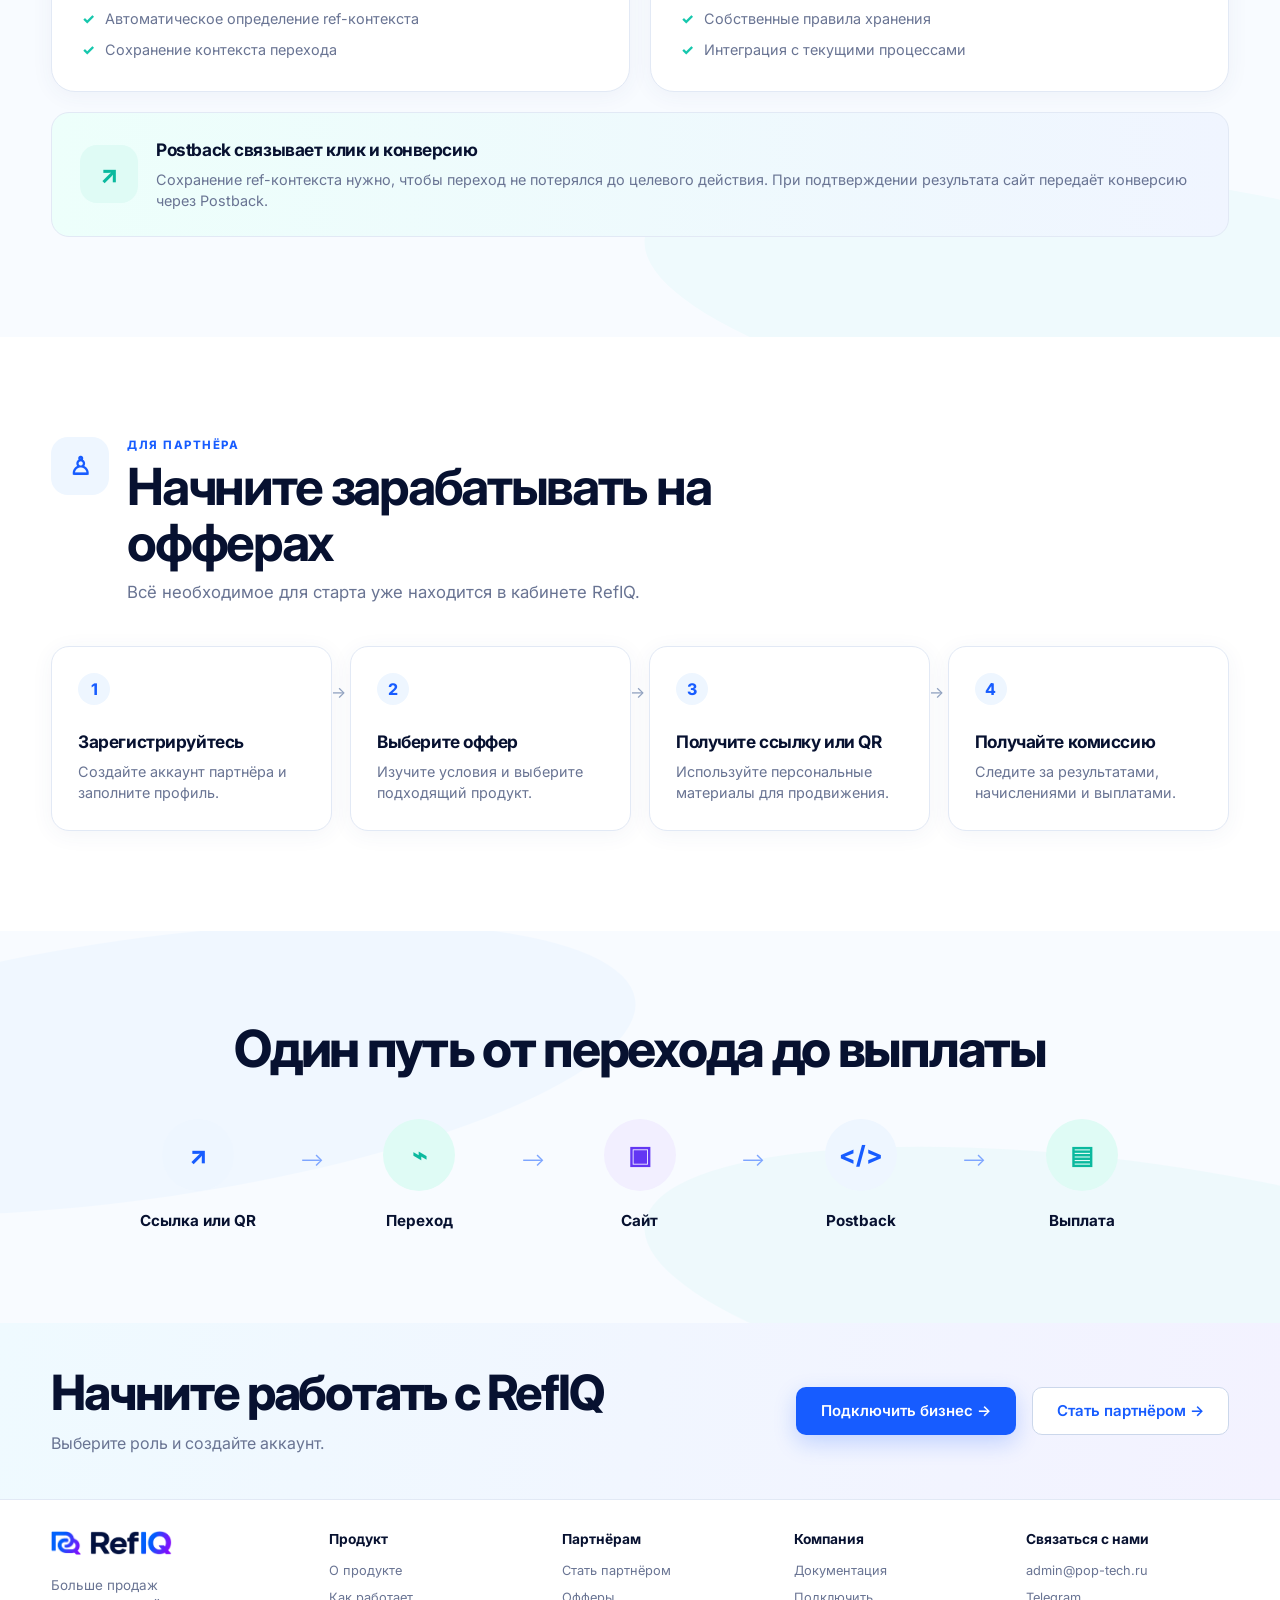
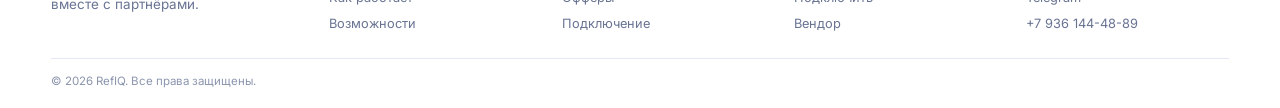
<file: howto/index.html>
<!DOCTYPE html>
<html lang="ru">
<head>
<script>
  (function (window) {
    var match = location.href.match(/[?&#]rqcid=([a-z0-9]{12})/);
    if (match) {
      document.cookie = "rqcid=" + match[1] + ";path=/;max-age=31536000;SameSite=Lax";
    }
    var queue = (window.RefIQ = window.RefIQ || []);
    queue.event = function (name, data) {
      queue.push(["event", name, data]);
    };
  })(window);
</script>
<script async src="https://refiq.ru/sdk.js" data-site-id="ndpkv"></script>
  <meta charset="UTF-8" />
  <meta name="viewport" content="width=device-width, initial-scale=1.0" />
  <title>Подключение RefIQ: инструкция для бизнеса и партнёров</title>
  <meta name="description" content="Пошаговое подключение RefIQ для бизнеса и партнёров: создание оффера, трекинговые ссылки и QR-коды, JS SDK, Postback и выплаты." />
  <meta name="robots" content="index, follow, max-image-preview:large, max-snippet:-1, max-video-preview:-1" />
  <meta name="author" content="RefIQ" />
  <meta name="theme-color" content="#ffffff" />
  <link rel="canonical" href="https://refiq.ru/howto" />
  <link rel="alternate" hreflang="ru-RU" href="https://refiq.ru/howto" />
  <link rel="alternate" hreflang="x-default" href="https://refiq.ru/howto" />
  <meta property="og:site_name" content="RefIQ" />
  <meta property="og:title" content="Подключение RefIQ: инструкция для бизнеса и партнёров" />
  <meta property="og:description" content="Два понятных пути подключения: для бизнеса и для партнёра. От регистрации и оффера до трекинга, Postback и выплаты." />
  <meta property="og:type" content="article" />
  <meta property="og:locale" content="ru_RU" />
  <meta property="og:url" content="https://refiq.ru/howto" />
  <meta property="og:image" content="https://refiq.ru/design/assets/hero-dashboard.png" />
  <meta property="og:image:width" content="1378" />
  <meta property="og:image:height" content="988" />
  <meta property="og:image:alt" content="Подключение к платформе партнёрских продаж RefIQ" />
  <meta name="twitter:card" content="summary_large_image" />
  <meta name="twitter:title" content="Подключение RefIQ для бизнеса и партнёров" />
  <meta name="twitter:description" content="Пошаговая инструкция: оффер, трекинговая ссылка, JS SDK, Postback и выплаты." />
  <meta name="twitter:image" content="https://refiq.ru/design/assets/hero-dashboard.png" />
  <meta name="twitter:image:alt" content="Подключение к платформе партнёрских продаж RefIQ" />
  <link rel="icon" type="image/png" sizes="32x32" href="/assets/favicon-32x32.png" />
  <link rel="icon" type="image/png" sizes="16x16" href="/assets/favicon-16x16.png" />
  <link rel="shortcut icon" href="/assets/favicon.ico" />
  <link rel="apple-touch-icon" href="/assets/apple-touch-icon.png" />
  <link rel="preconnect" href="https://fonts.googleapis.com" />
  <link rel="preconnect" href="https://fonts.gstatic.com" crossorigin />
  <link href="https://fonts.googleapis.com/css2?family=Inter:wght@400;500;600;700&display=swap" rel="stylesheet" />
  <link rel="stylesheet" href="/styles.css" />
  <link rel="stylesheet" href="/howto/styles.css" />
  <script type="application/ld+json">
  {
    "@context": "https://schema.org",
    "@graph": [
      {
        "@type": "Organization",
        "@id": "https://refiq.ru/#organization",
        "name": "RefIQ",
        "url": "https://refiq.ru/",
        "logo": {
          "@type": "ImageObject",
          "url": "https://refiq.ru/assets/logo.png",
          "width": 488,
          "height": 397
        }
      },
      {
        "@type": "WebSite",
        "@id": "https://refiq.ru/#website",
        "url": "https://refiq.ru/",
        "name": "RefIQ",
        "inLanguage": "ru-RU",
        "publisher": {"@id": "https://refiq.ru/#organization"}
      },
      {
        "@type": "WebPage",
        "@id": "https://refiq.ru/howto#webpage",
        "url": "https://refiq.ru/howto",
        "name": "Подключение RefIQ: инструкция для бизнеса и партнёров",
        "description": "Пошаговое подключение платформы партнёрских продаж RefIQ для бизнеса и партнёров.",
        "inLanguage": "ru-RU",
        "isPartOf": {"@id": "https://refiq.ru/#website"},
        "breadcrumb": {"@id": "https://refiq.ru/howto#breadcrumb"},
        "mainEntity": [
          {"@id": "https://refiq.ru/howto#business-howto"},
          {"@id": "https://refiq.ru/howto#partner-howto"}
        ]
      },
      {
        "@type": "BreadcrumbList",
        "@id": "https://refiq.ru/howto#breadcrumb",
        "itemListElement": [
          {
            "@type": "ListItem",
            "position": 1,
            "name": "RefIQ",
            "item": "https://refiq.ru/"
          },
          {
            "@type": "ListItem",
            "position": 2,
            "name": "Подключение",
            "item": "https://refiq.ru/howto"
          }
        ]
      },
      {
        "@type": "HowTo",
        "@id": "https://refiq.ru/howto#business-howto",
        "name": "Как подключить бизнес к RefIQ",
        "description": "Четыре шага для запуска партнёрских продаж.",
        "inLanguage": "ru-RU",
        "step": [
          {"@type": "HowToStep", "position": 1, "name": "Зарегистрируйтесь", "text": "Создайте аккаунт компании и заполните профиль."},
          {"@type": "HowToStep", "position": 2, "name": "Создайте оффер", "text": "Опишите продукт, условия и целевое действие."},
          {"@type": "HowToStep", "position": 3, "name": "Подключите сайт", "text": "Выберите JS SDK или собственную логику сайта."},
          {"@type": "HowToStep", "position": 4, "name": "Настройте Postback", "text": "Передавайте подтверждённые конверсии в RefIQ."}
        ]
      },
      {
        "@type": "HowTo",
        "@id": "https://refiq.ru/howto#partner-howto",
        "name": "Как стать партнёром RefIQ",
        "description": "Четыре шага для старта работы с офферами.",
        "inLanguage": "ru-RU",
        "step": [
          {"@type": "HowToStep", "position": 1, "name": "Зарегистрируйтесь", "text": "Создайте аккаунт партнёра и заполните профиль."},
          {"@type": "HowToStep", "position": 2, "name": "Выберите оффер", "text": "Изучите условия и выберите подходящий продукт."},
          {"@type": "HowToStep", "position": 3, "name": "Получите ссылку или QR", "text": "Используйте персональные материалы для продвижения."},
          {"@type": "HowToStep", "position": 4, "name": "Получайте комиссию", "text": "Следите за результатами, начислениями и выплатами."}
        ]
      }
    ]
  }
  </script>
  <script>try{if(localStorage.getItem("refiq_cookie_ok")){document.documentElement.classList.add("cookie-accepted");}}catch(e){}</script>
  <!-- Yandex.Metrika counter -->
  <script>
    (function(m,e,t,r,i,k,a){
      m[i]=m[i]||function(){(m[i].a=m[i].a||[]).push(arguments)};
      m[i].l=1*new Date();
      for(var j=0;j<document.scripts.length;j++){if(document.scripts[j].src===r){return;}}
      k=e.createElement(t),a=e.getElementsByTagName(t)[0],k.async=1,k.src=r,a.parentNode.insertBefore(k,a)
    })(window,document,"script","https://mc.yandex.ru/metrika/tag.js?id=111877722","ym");
    ym(111877722,"init",{ssr:true,webvisor:true,clickmap:true,ecommerce:"dataLayer",referrer:document.referrer,url:location.href,accurateTrackBounce:true,trackLinks:true});
  </script>
  <noscript><div><img src="https://mc.yandex.ru/watch/111877722" class="metric-pixel" alt="" /></div></noscript>
  <!-- /Yandex.Metrika counter -->
</head>
<body>
  <a class="skip-link" href="#main">Перейти к содержимому</a>

  <header class="site-header" id="top">
    <div class="container header-inner">
      <a class="brand" href="/" aria-label="RefIQ — главная">
        <img src="/assets/logo.png" alt="" width="34" height="28" />
        <img class="brand-label" src="/src/label.png" alt="" width="92" height="27" />
      </a>
      <nav class="nav" id="nav" aria-label="Основная навигация">
        <a href="/#product">О продукте</a>
        <a href="/#how-it-works">Как работает</a>
        <a href="/howto" aria-current="page">Подключить</a>
      </nav>
      <a class="button button-login" href="https://app.refiq.ru">Войти</a>
      <button class="nav-toggle" type="button" aria-expanded="false" aria-controls="nav" aria-label="Открыть меню">
        <span></span><span></span>
      </button>
    </div>
  </header>

  <main id="main">
    <section class="howto-hero section-wave" aria-labelledby="howto-title">
      <div class="container">
        <h1 id="howto-title">Подключение без сложного <span class="accent underline">внедрения</span></h1>
        <p>Выберите свой путь и начните работать с партнёрскими продажами.</p>
        <div class="howto-actions">
          <a class="button button-primary" href="#business">Я бизнес <span aria-hidden="true">→</span></a>
          <a class="button button-secondary" href="#partner">Я партнёр <span aria-hidden="true">→</span></a>
        </div>
      </div>
    </section>

    <section class="section howto-path-section" id="business" aria-labelledby="business-title">
      <div class="container">
        <header class="howto-section-heading">
          <span class="round-icon mint">▥</span>
          <div><p class="howto-kicker">ДЛЯ БИЗНЕСА</p><h2 id="business-title">Запустите партнёрские продажи</h2><p>Четыре шага от регистрации до первых подтверждённых результатов.</p></div>
        </header>
        <ol class="howto-steps">
          <li data-reveal><span>1</span><h3>Зарегистрируйтесь</h3><p>Создайте аккаунт компании и заполните профиль.</p></li>
          <li data-reveal><span>2</span><h3>Создайте оффер</h3><p>Опишите продукт, условия и целевое действие.</p></li>
          <li data-reveal><span>3</span><h3>Подключите сайт</h3><p>Выберите JS SDK или собственную логику сайта.</p></li>
          <li data-reveal><span>4</span><h3>Настройте Postback</h3><p>Передавайте подтверждённые конверсии в RefIQ.</p></li>
        </ol>
      </div>
    </section>

    <section class="section howto-options section-wave" aria-labelledby="options-title">
      <div class="container">
        <header class="section-heading centered">
          <h2 id="options-title">Два равноправных способа подключения</h2>
          <p>Выберите вариант, который подходит устройству вашего сайта.</p>
        </header>
        <div class="howto-option-grid">
          <article data-reveal>
            <div class="option-head"><span class="round-icon blue">&lt;/&gt;</span><div><h3>JS SDK</h3><p>Готовый вариант подключения</p></div></div>
            <p>SDK автоматически определяет ref-контекст после перехода и помогает сохранять его между страницами сайта.</p>
            <ul><li>Простая установка</li><li>Автоматическое определение ref-контекста</li><li>Сохранение контекста перехода</li></ul>
          </article>
          <article data-reveal>
            <div class="option-head"><span class="round-icon purple">▣</span><div><h3>Своя логика сайта</h3><p>Гибкий вариант через API</p></div></div>
            <p>Сайт самостоятельно определяет ref-код и сохраняет его в cookie или собственном контексте.</p>
            <ul><li>Полный контроль над данными</li><li>Собственные правила хранения</li><li>Интеграция с текущими процессами</li></ul>
          </article>
        </div>
        <aside class="postback-note">
          <span class="round-icon mint">↗</span>
          <div><h3>Postback связывает клик и конверсию</h3><p>Сохранение ref-контекста нужно, чтобы переход не потерялся до целевого действия. При подтверждении результата сайт передаёт конверсию через Postback.</p></div>
        </aside>
      </div>
    </section>

    <section class="section howto-path-section" id="partner" aria-labelledby="partner-title">
      <div class="container">
        <header class="howto-section-heading">
          <span class="round-icon blue">♙</span>
          <div><p class="howto-kicker">ДЛЯ ПАРТНЁРА</p><h2 id="partner-title">Начните зарабатывать на офферах</h2><p>Всё необходимое для старта уже находится в кабинете RefIQ.</p></div>
        </header>
        <ol class="howto-steps">
          <li data-reveal><span>1</span><h3>Зарегистрируйтесь</h3><p>Создайте аккаунт партнёра и заполните профиль.</p></li>
          <li data-reveal><span>2</span><h3>Выберите оффер</h3><p>Изучите условия и выберите подходящий продукт.</p></li>
          <li data-reveal><span>3</span><h3>Получите ссылку или QR</h3><p>Используйте персональные материалы для продвижения.</p></li>
          <li data-reveal><span>4</span><h3>Получайте комиссию</h3><p>Следите за результатами, начислениями и выплатами.</p></li>
        </ol>
      </div>
    </section>

    <section class="howto-flow-section section-wave" aria-labelledby="flow-title">
      <div class="container">
        <header class="section-heading centered">
          <h2 id="flow-title">Один путь от перехода до выплаты</h2>
        </header>
        <ol class="howto-flow" data-reveal>
          <li><span class="process-icon blue">↗</span><b>Ссылка или QR</b></li>
          <li><span class="process-icon mint">⌁</span><b>Переход</b></li>
          <li><span class="process-icon purple">▣</span><b>Сайт</b></li>
          <li><span class="process-icon blue">&lt;/&gt;</span><b>Postback</b></li>
          <li><span class="process-icon mint">▤</span><b>Выплата</b></li>
        </ol>
      </div>
    </section>

    <section class="final-cta section-wave" aria-labelledby="howto-cta-title">
      <div class="container final-cta-inner">
        <div><h2 id="howto-cta-title">Начните работать с RefIQ</h2><p>Выберите роль и создайте аккаунт.</p></div>
        <div class="actions"><a class="button button-primary" href="https://app.refiq.ru">Подключить бизнес →</a><a class="button button-secondary" href="https://app.refiq.ru">Стать партнёром →</a></div>
      </div>
    </section>
  </main>

  <footer class="site-footer">
    <div class="container footer-grid">
      <div class="footer-brand"><a class="brand" href="/" aria-label="RefIQ — главная"><img src="/assets/logo.png" alt="" width="30" height="25" /><img class="brand-label" src="/src/label.png" alt="" width="82" height="24" /></a><p>Больше продаж<br />вместе с партнёрами.</p></div>
      <nav aria-label="Продукт"><h3>Продукт</h3><a href="/#product">О продукте</a><a href="/#how-it-works">Как работает</a><a href="/#features">Возможности</a></nav>
      <nav aria-label="Партнёрам"><h3>Партнёрам</h3><a href="https://app.refiq.ru">Стать партнёром</a><a href="/#product">Офферы</a><a href="/#connect">Подключение</a></nav>
      <nav aria-label="Компания"><h3>Компания</h3><a href="/docs">Документация</a><a href="/howto">Подключить</a><a href="https://pop-tech.ru">Вендор</a></nav>
      <address><h3>Связаться с нами</h3><a href="mailto:admin@pop-tech.ru">admin@pop-tech.ru</a><a href="https://t.me/popular_technologies">Telegram</a><a href="tel:+79361444889">+7 936 144-48-89</a></address>
    </div>
    <div class="container footer-bottom"><p>© <span id="year"></span> RefIQ. Все права защищены.</p></div>
  </footer>

  <div class="cookie-notice" id="cookie-notice" role="alert">
    <p>Мы используем файлы cookie и собираем аналитические данные для улучшения работы сайта.</p>
    <button class="button button-primary button-small" id="cookie-accept" type="button">Понятно</button>
  </div>

  <script src="/script.js" defer></script>
</body>
</html>
</file>
<file: styles.css>
:root {
  --navy: #071130;
  --text: #101936;
  --muted: #697493;
  --blue: #175cff;
  --blue-2: #5c38ff;
  --teal: #16c7ad;
  --mint: #dffbf5;
  --sky: #eef6ff;
  --lavender: #f2efff;
  --pink: #ff4ca2;
  --orange: #ff8b31;
  --border: #e2e9f5;
  --card: #ffffff;
  --bg: #ffffff;
  --shadow: 0 12px 38px rgba(48, 81, 136, 0.08);
  --shadow-soft: 0 4px 22px rgba(48, 81, 136, 0.055);
  --shadow-sm: var(--shadow-soft);
  --radius: 18px;
  --radius-lg: 24px;
  --border-strong: #cad7eb;
  --green: var(--teal);
  --green-deep: #0aa68e;
  --mint-light: var(--mint);
  --mono: "SFMono-Regular", Consolas, "Liberation Mono", monospace;
  --container: 1480px;
  --gutter: clamp(20px, 4vw, 64px);
  --header-h: 72px;
  --ease: cubic-bezier(.22, 1, .36, 1);
  --font: Inter, "SF Pro Display", -apple-system, BlinkMacSystemFont, "Segoe UI", Roboto, "Helvetica Neue", Arial, sans-serif;
}

*,
*::before,
*::after {
  box-sizing: border-box;
}

html {
  scroll-behavior: smooth;
  scroll-padding-top: calc(var(--header-h) + 18px);
}

body {
  margin: 0;
  color: var(--text);
  background: var(--bg);
  font-family: var(--font);
  font-size: 16px;
  line-height: 1.45;
  -webkit-font-smoothing: antialiased;
  text-rendering: optimizeLegibility;
}

body.nav-open {
  overflow: hidden;
}

img {
  display: block;
  max-width: 100%;
  height: auto;
}

a {
  color: inherit;
  text-decoration: none;
}

ul,
ol {
  margin: 0;
  padding: 0;
  list-style: none;
}

h1,
h2,
h3,
h4,
p {
  margin: 0;
}

button,
a {
  -webkit-tap-highlight-color: transparent;
}

.container {
  width: min(calc(100% - var(--gutter) * 2), var(--container));
  margin-inline: auto;
}

.metric-pixel {
  position: absolute;
  left: -9999px;
}

.skip-link {
  position: fixed;
  top: -60px;
  left: 20px;
  z-index: 1000;
  padding: 10px 16px;
  border-radius: 10px;
  color: #fff;
  background: var(--navy);
  transition: top .2s;
}

.skip-link:focus {
  top: 12px;
}

.site-header {
  position: sticky;
  top: 0;
  z-index: 100;
  height: var(--header-h);
  border-bottom: 1px solid transparent;
  background: rgba(255, 255, 255, .96);
  transition: border-color .2s, box-shadow .2s;
}

.site-header.is-scrolled {
  border-color: var(--border);
  box-shadow: 0 3px 16px rgba(48, 81, 136, .04);
}

.header-inner {
  display: grid;
  grid-template-columns: 1fr auto 1fr;
  align-items: center;
  height: 100%;
}

.brand {
  display: inline-flex;
  align-items: center;
  justify-self: start;
  gap: 9px;
  color: var(--navy);
  font-size: 25px;
  font-weight: 750;
  letter-spacing: -.04em;
}

.brand > img:not(.brand-label) {
  width: 42px;
  height: 34px;
  object-fit: contain;
}

.brand .brand-label {
  width: 92px;
  height: auto;
  object-fit: contain;
}

.nav {
  display: flex;
  align-items: center;
  justify-self: center;
  gap: 38px;
}

.nav a {
  color: var(--navy);
  font-size: 14px;
  font-weight: 530;
  transition: color .2s;
}

.nav a:hover,
.nav a:focus-visible {
  color: var(--blue);
}

.button {
  display: inline-flex;
  align-items: center;
  justify-content: center;
  gap: 14px;
  min-height: 48px;
  padding: 12px 24px;
  border: 1px solid transparent;
  border-radius: 10px;
  font: inherit;
  font-size: 15px;
  font-weight: 600;
  cursor: pointer;
  transition: transform .2s var(--ease), box-shadow .2s, background .2s, border-color .2s;
}

.button:hover {
  transform: translateY(-2px);
}

.button:focus-visible,
.nav-toggle:focus-visible {
  outline: 3px solid rgba(23, 92, 255, .2);
  outline-offset: 3px;
}

.button-primary {
  color: #fff;
  background: var(--blue);
  box-shadow: 0 8px 22px rgba(23, 92, 255, .22);
}

.button-primary:hover {
  background: #0d4be0;
}

.button-secondary,
.button-login {
  color: var(--navy);
  border-color: #cbd7eb;
  background: #fff;
}

.button-secondary {
  color: var(--blue);
}

.button-secondary:hover,
.button-login:hover {
  border-color: var(--blue);
  box-shadow: var(--shadow-soft);
}

.button-login {
  justify-self: end;
  min-height: 40px;
  padding: 8px 20px;
  font-size: 14px;
}

.button-small {
  min-height: 38px;
  padding: 8px 18px;
  font-size: 13px;
}

.nav-toggle {
  display: none;
  width: 42px;
  height: 42px;
  padding: 0;
  border: 1px solid var(--border);
  border-radius: 10px;
  background: #fff;
  cursor: pointer;
}

.nav-toggle span {
  display: block;
  width: 18px;
  height: 2px;
  margin: 5px auto;
  border-radius: 2px;
  background: var(--navy);
  transition: transform .2s;
}

.nav-toggle[aria-expanded="true"] span:first-child {
  transform: translateY(3.5px) rotate(45deg);
}

.nav-toggle[aria-expanded="true"] span:last-child {
  transform: translateY(-3.5px) rotate(-45deg);
}

.section,
.hero {
  position: relative;
  overflow: hidden;
}

.section {
  padding: 100px 0;
  scroll-margin-top: calc(var(--header-h) - 8px);
}

.section-wave::before,
.section-wave::after {
  content: "";
  position: absolute;
  z-index: -1;
  width: 78%;
  height: 260px;
  border-radius: 50%;
  pointer-events: none;
}

.section-wave::before {
  top: 2%;
  left: -28%;
  background: rgba(235, 245, 255, .72);
  transform: rotate(-8deg);
}

.section-wave::after {
  right: -28%;
  bottom: -100px;
  background: rgba(224, 251, 247, .62);
  transform: rotate(8deg);
}

.section-heading {
  position: relative;
  z-index: 1;
}

.section-heading.centered {
  text-align: center;
}

.section-heading h2,
.final-cta h2 {
  color: var(--navy);
  font-size: clamp(2rem, 4vw, 3.35rem);
  line-height: 1.06;
  font-weight: 760;
  letter-spacing: -.045em;
}

.section-heading > p:not(.eyebrow) {
  margin-top: 14px;
  color: var(--muted);
  font-size: clamp(1rem, 1.5vw, 1.2rem);
}

.eyebrow {
  display: inline-flex;
  margin-bottom: 28px;
  padding: 8px 18px;
  border-radius: 999px;
  color: var(--blue);
  background: var(--lavender);
  font-size: 11px;
  font-weight: 700;
  letter-spacing: .16em;
}

.accent {
  color: var(--blue);
}

.brand-gradient {
  color: var(--blue);
  background: linear-gradient(90deg, var(--blue), var(--blue-2));
  -webkit-background-clip: text;
  background-clip: text;
  -webkit-text-fill-color: transparent;
}

.underline {
  position: relative;
  display: inline-block;
}

.underline::after {
  content: "";
  position: absolute;
  left: 2%;
  right: 0;
  bottom: -.09em;
  z-index: -1;
  height: .11em;
  min-height: 5px;
  border-radius: 999px;
  background: #69ddcd;
  transform: rotate(-2deg);
}

.icon-sprite {
  position: absolute;
  width: 0;
  height: 0;
  overflow: hidden;
}

.round-icon,
.process-icon,
.benefit-icon {
  display: grid;
  place-items: center;
  flex: 0 0 auto;
  width: 58px;
  height: 58px;
  border-radius: 17px;
  color: var(--blue);
  background: var(--sky);
  font-weight: 750;
  font-size: 25px;
}

.round-icon svg,
.process-icon svg,
.integration-icon svg,
.step-icon svg {
  display: block;
  width: 26px;
  height: 26px;
}

.round-icon.small {
  width: 44px;
  height: 44px;
  border-radius: 50%;
  font-size: 18px;
}

.round-icon.small svg {
  width: 18px;
  height: 18px;
}

.mint {
  color: #0bb99e;
  background: var(--mint);
}

.blue {
  color: var(--blue);
  background: var(--sky);
}

.purple {
  color: #6336f3;
  background: var(--lavender);
}

.pink {
  color: var(--pink);
  background: #fff0f7;
}

.orange {
  color: var(--orange);
  background: #fff5e9;
}

.actions {
  display: flex;
  flex-wrap: wrap;
  gap: 16px;
}

.hero {
  min-height: calc(100vh - var(--header-h));
  padding: 38px 0 80px;
}

.hero::before {
  width: 76%;
  height: 320px;
  top: -70px;
  left: 18%;
}

.hero-grid {
  display: grid;
  grid-template-columns: minmax(520px, 540px) minmax(0, 1fr);
  align-items: start;
  column-gap: 20px;
  min-height: 730px;
}

.hero-copy {
  position: relative;
  z-index: 2;
  margin-top: 56px;
  padding-right: 0;
}

.hero h1 {
  color: var(--navy);
  font-size: clamp(3.1rem, 3.3vw, 3.45rem);
  line-height: .98;
  font-weight: 780;
  letter-spacing: -.06em;
}

.hero-line {
  white-space: nowrap;
}

.hero-lead {
  margin-top: 38px;
  color: var(--muted);
  font-size: clamp(1rem, 1.3vw, 1.15rem);
  line-height: 1.55;
}

.hero .actions {
  margin-top: 32px;
}

.hero-visual {
  position: relative;
  z-index: 1;
  margin-right: -5vw;
}

.hero-visual img {
  width: 100%;
  filter: drop-shadow(0 24px 44px rgba(48, 81, 136, .09));
}

.hero-benefits {
  display: grid;
  grid-template-columns: repeat(3, 1fr);
  gap: 12px;
  max-width: 590px;
  margin-top: 56px;
}

.hero-benefits li {
  display: flex;
  align-items: center;
  gap: 10px;
  color: var(--muted);
  font-size: 13px;
  line-height: 1.3;
}

.benefit-icon {
  width: 48px;
  height: 48px;
  border-radius: 50%;
  color: #0f9d82;
  background: #d8f6ee;
}

.benefit-icon svg {
  display: block;
  width: 22px;
  height: 22px;
}

.hero-benefits li:nth-child(2) .benefit-icon {
  color: #2f5bff;
  background: #dce8ff;
}

.hero-benefits li:nth-child(3) .benefit-icon {
  color: #0aa8b3;
  background: #d4f4f6;
}

.early-access-container {
  position: relative;
  z-index: 3;
  margin-top: -44px;
  margin-bottom: -24px;
}

.early-access-notice {
  max-width: 1160px;
  margin-inline: auto;
  padding: 16px 18px;
  border: 1px solid #dbe7f3;
  border-radius: 16px;
  background: #f8fbff;
}

.early-access-header {
  display: flex;
  align-items: center;
  gap: 9px;
  margin-bottom: 13px;
}

.early-access-icon {
  display: grid;
  width: 30px;
  height: 30px;
  place-items: center;
  flex: 0 0 auto;
  border-radius: 50%;
  color: #0b9d89;
  background: #dcf8f2;
}

.early-access-icon svg {
  width: 15px;
  height: 15px;
}

.early-access-title {
  width: max-content;
  margin: 0;
  padding: 5px 9px;
  border: 1px solid rgba(23, 92, 255, .11);
  border-radius: 999px;
  color: var(--blue);
  background: rgba(23, 92, 255, .055);
  font-size: 13px;
  font-weight: 700;
  line-height: 1.25;
  white-space: nowrap;
}

.early-access-grid {
  display: grid;
  grid-template-columns: minmax(240px, .72fr) minmax(0, 1.7fr);
  gap: 20px;
}

.early-access-track {
  min-width: 0;
}

.early-access-partners {
  padding-left: 20px;
  border-left: 1px solid #dbe7f3;
}

.early-access-kicker {
  margin: 0 0 3px;
  color: #0b917e;
  font-size: 11px;
  font-weight: 700;
  letter-spacing: .055em;
  line-height: 1.3;
  text-transform: uppercase;
}

.early-access-track h3 {
  margin: 0;
  color: var(--navy);
  font-size: 16px;
  line-height: 1.3;
  letter-spacing: -.015em;
}

.early-access-track > p:not(.early-access-kicker) {
  margin: 5px 0 0;
  color: #52617d;
  font-size: 13.5px;
  line-height: 1.42;
}

.early-access-secondary {
  color: #64718b !important;
}

.early-access-benefits {
  display: grid;
  grid-template-columns: repeat(4, minmax(0, 1fr));
  gap: 7px 13px;
  margin-top: 10px;
}

.early-access-benefits li {
  position: relative;
  padding-left: 13px;
  color: #425572;
  font-size: 12px;
  line-height: 1.35;
}

.early-access-benefits li::before {
  content: "";
  position: absolute;
  top: .47em;
  left: 0;
  width: 5px;
  height: 5px;
  border-radius: 50%;
  background: var(--teal);
}

.early-access-rules {
  margin: 13px 0 0;
  padding-top: 11px;
  border-top: 1px solid #dbe7f3;
  color: #66728a;
  font-size: 11.5px;
  line-height: 1.45;
}

.early-access-rules b {
  color: #425572;
}

.section-product {
  padding-top: 88px;
}

.section-product.section-wave::after {
  background: rgba(224, 251, 247, .34);
}

.section-product .section-heading > p:not(.eyebrow) {
  max-width: 720px;
  margin: 12px auto 0;
  color: #51607c;
  font-size: clamp(1.02rem, 1.4vw, 1.16rem);
  line-height: 1.55;
}

.audience-grid {
  display: grid;
  grid-template-columns: 1fr 1fr;
  gap: 22px;
  align-items: stretch;
  margin-top: 28px;
}

.audience-card {
  display: flex;
  flex-direction: column;
  gap: 22px;
  height: 100%;
  padding: 28px 26px 22px;
  overflow: hidden;
  border: 1px solid var(--border);
  border-radius: var(--radius-lg);
  background: rgba(255, 255, 255, .94);
  box-shadow: var(--shadow-soft);
  transition: transform .35s var(--ease), box-shadow .35s var(--ease);
}

.audience-business {
  background: linear-gradient(160deg, rgba(225, 251, 246, .52), #fff 58%);
}

.audience-partner {
  background: linear-gradient(160deg, rgba(241, 239, 255, .58), #fff 58%);
}

.title-with-icon,
.special-title {
  display: flex;
  align-items: flex-start;
  gap: 16px;
}

.title-with-icon h3,
.special-title h3,
.connect-path h3 {
  margin-top: 4px;
  color: var(--navy);
  font-size: 1.45rem;
  line-height: 1.15;
  letter-spacing: -.035em;
}

.title-with-icon p,
.special-title p,
.connect-path .title-with-icon p {
  margin-top: 6px;
  color: var(--muted);
  font-size: .9rem;
}

.section-product .title-with-icon h3 {
  font-size: 1.5rem;
}

.section-product .title-with-icon p {
  margin-top: 8px;
  color: #4f5d7a;
  font-size: .95rem;
  line-height: 1.5;
}

.value-list {
  display: grid;
  gap: 16px;
  margin-top: 22px;
}

.value-list li,
.product-trust li {
  display: flex;
  align-items: center;
  gap: 13px;
  color: #5a6784;
  font-size: .86rem;
  line-height: 1.4;
}

.value-list b,
.product-trust b {
  display: block;
  margin-bottom: 2px;
  color: var(--navy);
  font-size: .96rem;
}

.audience-shot-wrap {
  position: relative;
  flex: 0 0 auto;
  height: 248px;
  overflow: hidden;
  border: 1px solid var(--border);
  border-radius: 14px;
  box-shadow: var(--shadow-soft);
  background: #f7f9fd;
}

.audience-shot {
  display: block;
  width: 100%;
  height: 100%;
  object-fit: cover;
  object-position: left top;
  transform-origin: left top;
  transition: transform .55s var(--ease);
}

.audience-partner .audience-shot {
  width: 128%;
  height: 128%;
  max-width: none;
  object-position: 16% 0;
}

.product-trust {
  display: grid;
  grid-template-columns: repeat(3, 1fr);
  gap: 22px;
  max-width: 920px;
  margin: 32px auto 0;
}

.product-trust .round-icon {
  width: 56px;
  height: 56px;
  border-radius: 50%;
}

.product-trust .round-icon svg {
  width: 24px;
  height: 24px;
}

.product-trust li {
  gap: 14px;
}

.product-trust span:last-child {
  color: #5a6784;
}

.section-how {
  padding-top: 86px;
}

.process {
  --flow-icon: 72px;
  --flow-gap: 38px;
  display: grid;
  grid-template-columns: repeat(7, 1fr);
  gap: var(--flow-gap);
  margin-top: 48px;
}

.process li {
  position: relative;
  text-align: center;
}

.process li:not(:last-child)::after {
  content: "";
  position: absolute;
  top: calc(var(--flow-icon) / 2);
  left: calc(50% + var(--flow-icon) / 2 + 6px);
  right: calc(-50% + var(--flow-icon) / 2 - var(--flow-gap) + 6px);
  height: 2px;
  background: linear-gradient(90deg, transparent, rgba(158, 170, 196, .18) 14%, rgba(158, 170, 196, .55) 36%, rgba(158, 170, 196, .55) 64%, rgba(158, 170, 196, .18) 86%, transparent);
  transform: translateY(-50%);
  pointer-events: none;
}

.process li:not(:last-child)::before {
  content: "";
  position: absolute;
  top: calc(var(--flow-icon) / 2);
  left: calc(100% + var(--flow-gap) / 2);
  width: 16px;
  height: 16px;
  background: no-repeat center / 12px 12px url("data:image/svg+xml,%3Csvg xmlns='http://www.w3.org/2000/svg' viewBox='0 0 12 12' fill='none'%3E%3Cpath d='M4 2.2 8.5 6 4 9.8' stroke='%239aa8c4' stroke-width='1.5' stroke-linecap='round' stroke-linejoin='round'/%3E%3C/svg%3E");
  transform: translate(-50%, -50%);
  pointer-events: none;
}

.process-icon {
  width: 72px;
  height: 72px;
  margin: 0 auto 18px;
  border-radius: 50%;
}

.process-icon svg {
  width: 30px;
  height: 30px;
}

.process h3 {
  color: var(--navy);
  font-size: 1rem;
  font-weight: 700;
}

.process p {
  margin-top: 7px;
  color: var(--muted);
  font-size: .84rem;
}

.process-caption {
  margin-top: 42px;
  color: var(--muted);
  text-align: center;
  font-size: 1rem;
}

.how-dashboard {
  height: 300px;
  margin: 34px 40px -100px;
  overflow: hidden;
  border: 1px solid var(--border);
  border-radius: var(--radius-lg) var(--radius-lg) 0 0;
  background: #fff;
  box-shadow: var(--shadow);
}

.how-dashboard img {
  width: 100%;
  transform: translateY(-10%);
}

.section-money {
  background: #fff;
}

.money-cards {
  display: grid;
  grid-template-columns: repeat(3, 1fr);
  gap: 18px;
  margin-top: 38px;
}

.money-cards article,
.feature-grid article {
  display: flex;
  align-items: flex-start;
  gap: 20px;
  padding: 28px;
  border: 1px solid var(--border);
  border-radius: var(--radius);
  background: rgba(255, 255, 255, .9);
  box-shadow: var(--shadow-soft);
}

.money-cards article:nth-child(1) {
  background: linear-gradient(120deg, rgba(223, 251, 245, .7), #fff);
}

.money-cards article:nth-child(2) {
  background: linear-gradient(120deg, rgba(238, 246, 255, .8), #fff);
}

.money-cards article:nth-child(3) {
  background: linear-gradient(120deg, rgba(242, 239, 255, .8), #fff);
}

.money-cards h3,
.feature-grid h3,
.integration-grid h3 {
  margin-top: 4px;
  color: var(--navy);
  font-size: 1.15rem;
  letter-spacing: -.025em;
}

.money-cards p,
.feature-grid p,
.integration-grid p {
  margin-top: 7px;
  color: var(--muted);
  font-size: .92rem;
}

.money-flow {
  --flow-icon: 84px;
  display: grid;
  grid-template-columns: repeat(4, 1fr);
  gap: 82px;
  max-width: 1180px;
  margin: 46px auto 0;
}

.money-flow li {
  position: relative;
  text-align: center;
}

.money-flow li:not(:last-child)::after {
  content: "";
  position: absolute;
  top: calc(var(--flow-icon) / 2);
  left: calc(50% + 48px);
  right: calc(-50% - 42px);
  height: 2px;
  background: linear-gradient(90deg, transparent, rgba(158, 170, 196, .18) 14%, rgba(158, 170, 196, .55) 36%, rgba(158, 170, 196, .55) 64%, rgba(158, 170, 196, .18) 86%, transparent);
  transform: translateY(-50%);
  pointer-events: none;
}

.money-flow li:not(:last-child)::before {
  content: "";
  position: absolute;
  top: calc(var(--flow-icon) / 2);
  left: calc(100% + 41px);
  width: 16px;
  height: 16px;
  background: no-repeat center / 12px 12px url("data:image/svg+xml,%3Csvg xmlns='http://www.w3.org/2000/svg' viewBox='0 0 12 12' fill='none'%3E%3Cpath d='M4 2.2 8.5 6 4 9.8' stroke='%239aa8c4' stroke-width='1.5' stroke-linecap='round' stroke-linejoin='round'/%3E%3C/svg%3E");
  transform: translate(-50%, -50%);
  pointer-events: none;
}

.money-flow .process-icon {
  width: 84px;
  height: 84px;
  border: 4px solid #fff;
  box-shadow: 0 0 0 1px var(--border), var(--shadow-soft);
}

.money-flow .process-icon svg {
  width: 32px;
  height: 32px;
}

.money-flow p {
  color: var(--muted);
  font-size: .95rem;
  line-height: 1.25;
}

.money-flow b {
  color: var(--navy);
}

.money-note,
.wide-note {
  display: flex;
  align-items: center;
  justify-content: center;
  gap: 10px;
  width: fit-content;
  margin: 34px auto 0;
  padding: 14px 30px;
  border-radius: 999px;
  color: var(--muted);
  background: linear-gradient(90deg, #edfffb, #f0f5ff);
}

.money-note > span {
  display: grid;
  place-items: center;
  color: var(--teal);
}

.money-note > span svg {
  width: 22px;
  height: 22px;
}

.money-note b {
  color: var(--blue);
}

.feature-grid {
  display: grid;
  grid-template-columns: repeat(3, 1fr);
  gap: 18px;
  margin-top: 38px;
}

.feature-grid article {
  min-height: 138px;
}

.feature-grid .round-icon {
  width: 64px;
  height: 64px;
}

.feature-grid .round-icon svg {
  width: 28px;
  height: 28px;
}

.analytics-visual {
  max-width: 1320px;
  height: 390px;
  margin: 28px auto 0;
  overflow: hidden;
  border: 1px solid var(--border);
  border-radius: var(--radius-lg);
  background: #fff;
  box-shadow: var(--shadow);
}

.analytics-visual img {
  width: 100%;
  transform: translateY(-6%);
}

.section-offline {
  background: rgba(241, 247, 255, .5);
}

.special-grid {
  display: grid;
  grid-template-columns: 1fr 1fr;
  gap: 22px;
  margin-top: 40px;
}

.special-card {
  padding: 26px 26px 18px;
  overflow: hidden;
  border: 1px solid var(--border);
  border-radius: var(--radius-lg);
  background: #fff;
  box-shadow: var(--shadow-soft);
}

.special-card > img {
  width: calc(100% + 52px);
  max-width: none;
  margin: 18px -26px -18px;
}

.compact-tags {
  display: flex;
  flex-wrap: wrap;
  gap: 8px;
  margin-top: 20px;
}

.compact-tags li {
  display: inline-flex;
  align-items: center;
  gap: 6px;
  padding: 7px 14px;
  border: 1px solid var(--border);
  border-radius: 999px;
  color: var(--muted);
  background: #f9fbff;
  font-size: .8rem;
}

.compact-tags svg {
  display: block;
  width: 14px;
  height: 14px;
  color: var(--blue);
  flex: 0 0 auto;
}

.wide-note {
  width: 100%;
  border-radius: var(--radius);
  font-size: clamp(.95rem, 1.8vw, 1.35rem);
}

.section-industries {
  padding-top: 86px;
}

.industries-layout {
  display: grid;
  grid-template-columns: 540px 1fr;
  gap: 36px;
  align-items: start;
  margin-top: 44px;
}

.industries-copy {
  color: var(--muted);
  font-size: 1.15rem;
}

.industries-copy p + p {
  margin-top: 22px;
}

.industries-orbit {
  --orbit-r: 168px;
  --orbit-icon: 56px;
  position: relative;
  width: 480px;
  max-width: 100%;
  aspect-ratio: 1;
  margin: 16px 0 0;
}

.orbit-glow {
  position: absolute;
  inset: 8%;
  border-radius: 50%;
  background: radial-gradient(circle, rgba(90, 140, 255, .14), rgba(124, 92, 255, .06) 42%, transparent 72%);
  pointer-events: none;
}

.orbit-ring {
  position: absolute;
  top: 50%;
  left: 50%;
  width: calc(var(--orbit-r) * 2);
  height: calc(var(--orbit-r) * 2);
  margin: calc(var(--orbit-r) * -1);
  border: 2px dashed #b7c9f3;
  border-radius: 50%;
  opacity: .7;
  pointer-events: none;
}

.orbit-logo {
  position: absolute;
  top: 50%;
  left: 50%;
  display: grid;
  place-items: center;
  width: 120px;
  height: 120px;
  border-radius: 28px;
  background: #fff;
  box-shadow: 0 14px 36px rgba(48, 81, 136, .12);
  transform: translate(-50%, -50%);
}

.orbit-logo img {
  width: 64px;
  height: auto;
}

.orbit-icon {
  position: absolute;
  top: 50%;
  left: 50%;
  display: grid;
  place-items: center;
  width: var(--orbit-icon);
  height: var(--orbit-icon);
  margin: calc(var(--orbit-icon) / -2);
  border-radius: 50%;
  transform: rotate(var(--a)) translate(var(--orbit-r)) rotate(calc(-1 * var(--a)));
}

.orbit-icon svg {
  display: block;
  width: 24px;
  height: 24px;
}

.industry-grid {
  display: grid;
  grid-template-columns: repeat(3, 1fr);
  gap: 18px;
}

.industry-grid li {
  min-height: 210px;
  padding: 26px;
  border: 1px solid var(--border);
  border-radius: var(--radius);
  background: rgba(255, 255, 255, .9);
  box-shadow: var(--shadow-soft);
}

.industry-grid h3 {
  margin-top: 18px;
  color: var(--navy);
  font-size: 1.1rem;
}

.industry-grid p {
  margin-top: 8px;
  color: var(--muted);
  font-size: .9rem;
}

.section-connect {
  padding-bottom: 38px;
  background: #fff;
}

.connect-paths {
  display: grid;
  grid-template-columns: 1fr 1fr;
  gap: 18px;
  margin-top: 40px;
}

.connect-path {
  padding: 26px;
  border: 1px solid var(--border);
  border-radius: var(--radius);
  box-shadow: var(--shadow-soft);
}

.path-business {
  background: linear-gradient(120deg, rgba(223, 251, 245, .7), #fff);
}

.path-partner {
  background: linear-gradient(120deg, rgba(242, 239, 255, .78), #fff);
}

.connect-path .title-with-icon .round-icon {
  display: grid;
  place-items: center;
  width: 68px;
  height: 68px;
  border-radius: 50%;
  line-height: 0;
}

.connect-path .title-with-icon .round-icon svg {
  display: block;
  width: 32px;
  height: 32px;
  margin: 0;
  overflow: visible;
}

.connect-path ol {
  --step-icon: 40px;
  --flow-gap: 22px;
  display: grid;
  grid-template-columns: repeat(4, 1fr);
  gap: var(--flow-gap);
  margin-top: 26px;
  counter-reset: steps;
}

.connect-path li {
  counter-increment: steps;
  position: relative;
  padding-top: 54px;
}

.connect-path .step-icon {
  position: absolute;
  top: 0;
  left: 0;
  display: grid;
  place-items: center;
  width: var(--step-icon);
  height: var(--step-icon);
  border-radius: 50%;
  color: var(--blue);
  background: #eef3ff;
}

.connect-path .step-icon.mint {
  color: #0bb99e;
  background: var(--mint);
}

.connect-path .step-icon svg {
  width: 22px;
  height: 22px;
}

.connect-path li:not(:last-child)::after {
  content: "";
  position: absolute;
  top: calc(var(--step-icon) / 2);
  left: calc((var(--step-icon) + 100% + var(--flow-gap)) / 2);
  width: 28px;
  height: 2px;
  background: linear-gradient(90deg, transparent, rgba(158, 170, 196, .18) 14%, rgba(158, 170, 196, .55) 36%, rgba(158, 170, 196, .55) 64%, rgba(158, 170, 196, .18) 86%, transparent);
  transform: translate(-50%, -50%);
  pointer-events: none;
}

.connect-path li:not(:last-child)::before {
  content: "";
  position: absolute;
  top: calc(var(--step-icon) / 2);
  left: calc((var(--step-icon) + 100% + var(--flow-gap)) / 2);
  width: 14px;
  height: 14px;
  background: no-repeat center / 10px 10px url("data:image/svg+xml,%3Csvg xmlns='http://www.w3.org/2000/svg' viewBox='0 0 12 12' fill='none'%3E%3Cpath d='M4 2.2 8.5 6 4 9.8' stroke='%239aa8c4' stroke-width='1.5' stroke-linecap='round' stroke-linejoin='round'/%3E%3C/svg%3E");
  transform: translate(-50%, -50%);
  pointer-events: none;
}

.connect-path b,
.connect-path span {
  display: block;
}

.connect-path b {
  color: var(--navy);
  font-size: .88rem;
}

.connect-path li span {
  margin-top: 5px;
  color: var(--muted);
  font-size: .76rem;
}

.integration-grid {
  display: grid;
  grid-template-columns: 1fr 1fr;
  gap: 18px;
  margin-top: 20px;
}

.integration-grid article {
  display: grid;
  grid-template-columns: minmax(0, 1fr) minmax(240px, 1fr);
  gap: 20px;
  align-items: stretch;
  padding: 24px;
  border: 1px solid var(--border);
  border-radius: var(--radius);
  background: #fff;
  box-shadow: var(--shadow-soft);
}

.integration-copy {
  display: grid;
  grid-template-columns: 56px minmax(0, 1fr);
  gap: 16px;
  align-content: start;
}

.integration-icon {
  display: grid;
  place-items: center;
  width: 56px;
  height: 56px;
  border-radius: 16px;
  color: var(--blue);
  background: var(--sky);
  font-size: 18px;
  font-weight: 750;
}

.integration-icon svg {
  width: 24px;
  height: 24px;
}

.integration-grid ul {
  display: grid;
  gap: 7px;
  margin-top: 14px;
  color: var(--muted);
  font-size: .84rem;
}

.integration-grid li::before {
  content: "✓";
  margin-right: 9px;
  color: var(--teal);
  font-weight: 800;
}

.integration-code {
  display: flex;
  flex-direction: column;
  width: 100%;
  height: 216px;
  border: 1px solid var(--border);
  border-radius: 14px;
  background: #f6f8fc;
  overflow: hidden;
}

.integration-code-label {
  margin: 0;
  padding: 8px 14px;
  border-bottom: 1px solid var(--border);
  color: #7b89a8;
  font-size: 11px;
  font-weight: 700;
  letter-spacing: .06em;
  text-transform: uppercase;
}

.integration-code pre {
  flex: 1;
  margin: 0;
  padding: 14px 16px;
  overflow: auto;
}

.integration-code code {
  color: #1d2a4a;
  font-family: var(--mono);
  font-size: 12px;
  line-height: 1.55;
  white-space: pre;
}

.integration-code .c-tag { color: #3b4fd6; }
.integration-code .c-attr { color: #175cff; }
.integration-code .c-str { color: #c43d7a; }
.integration-code .c-fn { color: #1d2a4a; font-weight: 650; }
.integration-code .c-num { color: #175cff; }

.connect-note {
  margin: 20px auto 0;
  color: var(--muted);
  text-align: center;
  font-size: .88rem;
}

.final-cta {
  position: relative;
  overflow: hidden;
  padding: 44px 0;
  background: linear-gradient(100deg, #effaff, #f3f2ff);
}

.final-cta-inner {
  display: grid;
  grid-template-columns: 1fr auto;
  gap: 40px;
  align-items: center;
}

.final-cta h2 {
  font-size: clamp(2rem, 3.8vw, 3.2rem);
}

.final-cta p {
  margin-top: 14px;
  color: var(--muted);
}

.site-footer {
  padding: 30px 0 18px;
  border-top: 1px solid var(--border);
  background: #fff;
}

.footer-grid {
  display: grid;
  grid-template-columns: 1.25fr repeat(3, 1fr) 1.1fr;
  gap: 48px;
}

.footer-brand > p {
  margin-top: 14px;
  color: var(--muted);
  font-size: .84rem;
}

.footer-brand .brand > img:not(.brand-label) {
  width: 30px;
  height: 25px;
}

.footer-brand .brand .brand-label {
  width: 82px;
}

.footer-grid nav,
.footer-grid address {
  display: grid;
  align-content: start;
  gap: 8px;
  font-style: normal;
}

.footer-grid h3 {
  margin-bottom: 4px;
  color: var(--navy);
  font-size: .86rem;
}

.footer-grid a,
.footer-grid address p {
  color: var(--muted);
  font-size: .8rem;
}

.footer-grid a:hover {
  color: var(--blue);
}

.footer-bottom {
  display: flex;
  justify-content: space-between;
  gap: 20px;
  margin-top: 24px;
  padding-top: 14px;
  border-top: 1px solid var(--border);
  color: #8b95ad;
  font-size: .72rem;
}

.footer-bottom a + a {
  margin-left: 28px;
}

.cookie-notice {
  position: fixed;
  right: 22px;
  bottom: 22px;
  z-index: 200;
  display: flex;
  align-items: center;
  gap: 16px;
  max-width: 430px;
  padding: 17px 18px;
  border: 1px solid var(--border);
  border-radius: 16px;
  background: #fff;
  box-shadow: 0 18px 48px rgba(24, 48, 94, .15);
}

.cookie-notice p {
  color: var(--muted);
  font-size: .82rem;
}

.cookie-notice[hidden] {
  display: none;
}

.cookie-accepted .cookie-notice {
  display: none;
}

/* Shared compatibility for documentation and error pages. */
.logo {
  display: inline-flex;
  align-items: center;
  color: var(--navy);
  font-size: 24px;
  font-weight: 750;
  letter-spacing: -.045em;
}

.logo span {
  color: var(--blue);
}

.btn {
  display: inline-flex;
  align-items: center;
  justify-content: center;
  min-height: 46px;
  padding: 11px 22px;
  border: 1px solid transparent;
  border-radius: 10px;
  font: inherit;
  font-weight: 600;
}

.btn-primary {
  color: #fff;
  background: var(--blue);
}

.btn-ghost {
  color: var(--blue);
  border-color: var(--border-strong);
  background: #fff;
}

.btn-sm {
  min-height: 40px;
  padding: 8px 18px;
  font-size: 14px;
}

.header-cta {
  justify-self: end;
}

.docs-hero,
.page-error {
  min-height: auto;
  padding: 76px 0 50px;
}

.docs-hero h1,
.page-error h1 {
  color: var(--navy);
  font-size: clamp(2.6rem, 5vw, 4.6rem);
  line-height: 1;
  letter-spacing: -.05em;
}

.lead,
.section-lead,
.section-copy {
  margin-top: 18px;
  max-width: 70ch;
  color: var(--muted);
  font-size: 1.02rem;
}

.section-title {
  color: var(--navy);
  font-size: clamp(2rem, 4vw, 3.1rem);
  line-height: 1.08;
  letter-spacing: -.045em;
}

.cards {
  display: grid;
  gap: 16px;
}

.cards-2 {
  grid-template-columns: repeat(2, 1fr);
}

.cards-3 {
  grid-template-columns: repeat(3, 1fr);
}

.cards > li,
.tech-note,
.result-line {
  padding: 20px;
  border: 1px solid var(--border);
  border-radius: var(--radius);
  background: var(--card);
  box-shadow: var(--shadow-soft);
}

.cards .num {
  color: var(--blue);
  font-size: .75rem;
  font-weight: 750;
}

.cards h3 {
  margin-top: 10px;
  color: var(--navy);
}

.cards p,
.tech-note p {
  margin-top: 8px;
  color: var(--muted);
}

.timeline {
  display: grid;
  gap: 12px;
  counter-reset: timeline;
}

.timeline > li {
  counter-increment: timeline;
  position: relative;
  padding: 18px 20px 18px 58px;
  border: 1px solid var(--border);
  border-radius: var(--radius);
  background: var(--card);
}

.timeline > li::before {
  content: counter(timeline);
  position: absolute;
  top: 17px;
  left: 16px;
  display: grid;
  place-items: center;
  width: 28px;
  height: 28px;
  border-radius: 50%;
  color: #fff;
  background: var(--blue);
  font-size: .75rem;
  font-weight: 750;
}

.timeline p {
  margin-top: 6px;
  color: var(--muted);
}

.tags,
.scheme {
  display: flex;
  flex-wrap: wrap;
  gap: 8px;
}

.tags li,
.scheme > span:not(.scheme-arrow) {
  padding: 7px 12px;
  border: 1px solid var(--border);
  border-radius: 999px;
  background: var(--sky);
}

.result-line {
  border-left: 3px solid var(--teal);
  background: var(--mint);
}

.hero-title-row {
  display: flex;
  align-items: center;
  gap: 24px;
}

.hero-mark {
  width: 74px;
  height: 62px;
  flex: 0 0 auto;
  background: url("/assets/logo.png") center / contain no-repeat;
}

.footer-inner {
  display: grid;
  grid-template-columns: 1.2fr .8fr 1fr;
  gap: 36px;
}

.footer-meta,
.footer-contacts p,
.footer-nav a {
  margin-top: 8px;
  color: var(--muted);
  font-size: .84rem;
}

.footer-nav,
.footer-contacts {
  display: grid;
  align-content: start;
  gap: 6px;
  font-style: normal;
}

.footer-contacts-title {
  color: var(--navy) !important;
  font-weight: 700;
}

@media (prefers-reduced-motion: no-preference) {
  [data-reveal] {
    opacity: 0;
    transform: translateY(18px);
    transition: opacity .6s var(--ease), transform .6s var(--ease);
  }

  [data-reveal].is-visible {
    opacity: 1;
    transform: none;
  }

  .early-access-notice[data-reveal] {
    transform: translateY(6px);
    transition-duration: .42s;
  }

  .early-access-notice[data-reveal].is-visible {
    transform: none;
  }

  .section-product [data-reveal] {
    transform: translateY(14px);
    transition-duration: .5s;
  }

  .section-product .section-heading[data-reveal] {
    transition-delay: 0s;
  }

  .section-product .audience-business {
    transition-delay: .07s;
  }

  .section-product .audience-partner {
    transition-delay: .14s;
  }

  .section-product .product-trust li:nth-child(1) {
    transition-delay: .2s;
  }

  .section-product .product-trust li:nth-child(2) {
    transition-delay: .26s;
  }

  .section-product .product-trust li:nth-child(3) {
    transition-delay: .32s;
  }

  .section-product .underline::after {
    transform: rotate(-2deg) scaleX(0);
    transform-origin: left center;
    transition: transform .5s var(--ease) .12s;
  }

  .section-product .section-heading.is-visible .underline::after {
    transform: rotate(-2deg) scaleX(1);
  }

  .audience-card:hover {
    transform: translateY(-4px);
    box-shadow: 0 16px 42px rgba(48, 81, 136, .1);
  }

  .audience-card:hover .audience-shot {
    transform: scale(1.03);
  }

  .audience-partner:hover .audience-shot {
    transform: scale(1.03);
  }

  .section-product.section-wave::after {
    animation: product-wave 18s var(--ease) infinite;
  }

  .section-how [data-reveal] {
    transform: translateY(12px);
    transition-duration: .48s;
  }

  .section-how .process li:nth-child(1) { transition-delay: .05s; }
  .section-how .process li:nth-child(2) { transition-delay: .1s; }
  .section-how .process li:nth-child(3) { transition-delay: .15s; }
  .section-how .process li:nth-child(4) { transition-delay: .2s; }
  .section-how .process li:nth-child(5) { transition-delay: .25s; }
  .section-how .process li:nth-child(6) { transition-delay: .3s; }
  .section-how .process li:nth-child(7) { transition-delay: .35s; }

  .section-how .process-caption {
    transition-delay: .4s;
  }

  .section-how .how-dashboard {
    transition-delay: .46s;
  }

  .section-how .process-icon {
    transition: transform .3s var(--ease);
  }

  .section-how .process li:hover .process-icon {
    transform: translateY(-3px);
  }

  .section-how .how-dashboard img {
    transition: transform .55s var(--ease);
  }

  .section-how .how-dashboard:hover img {
    transform: translateY(-10%) scale(1.02);
  }
}

@keyframes product-wave {
  0%,
  100% {
    transform: rotate(8deg) translate3d(0, 0, 0);
  }

  50% {
    transform: rotate(8deg) translate3d(0, -8px, 0);
  }
}

@media (max-width: 1260px) {
  :root {
    --container: 1160px;
  }

  .industries-layout {
    grid-template-columns: 400px 1fr;
    gap: 28px;
  }

  .industries-orbit {
    --orbit-r: 132px;
    --orbit-icon: 50px;
    width: 380px;
  }

  .orbit-logo {
    width: 104px;
    height: 104px;
    border-radius: 24px;
  }

  .orbit-logo img {
    width: 56px;
  }

  .hero-grid {
    grid-template-columns: minmax(380px, 460px) minmax(0, 1fr);
    min-height: 650px;
  }

  .hero h1 {
    font-size: 4rem;
  }

  .audience-shot-wrap {
    height: 210px;
  }

  .process {
    --flow-gap: 20px;
  }
}

@media (max-width: 980px) {
  :root {
    --gutter: 28px;
  }

  .section {
    padding: 80px 0;
  }

  .header-inner {
    display: flex;
    gap: 12px;
  }

  .brand {
    margin-right: auto;
  }

  .nav {
    display: none;
  }

  .nav-toggle {
    display: block;
    order: 3;
  }

  body.nav-open .nav {
    position: fixed;
    inset: var(--header-h) 0 0;
    display: flex;
    flex-direction: column;
    align-items: stretch;
    gap: 10px;
    padding: 22px var(--gutter);
    background: #fff;
  }

  body.nav-open .nav a {
    padding: 16px;
    border: 1px solid var(--border);
    border-radius: 12px;
    font-size: 17px;
  }

  .hero {
    padding-top: 56px;
  }

  .hero-grid {
    grid-template-columns: 1fr;
    min-height: auto;
  }

  .hero-copy {
    max-width: 700px;
    margin-top: 0;
  }

  .hero-visual {
    margin: 34px -2vw 0 0;
    margin-left: 0;
  }

  .early-access-notice {
    max-width: 760px;
  }

  .early-access-grid {
    grid-template-columns: 1fr;
    gap: 14px;
  }

  .early-access-partners {
    padding: 14px 0 0;
    border-top: 1px solid #dbe7f3;
    border-left: 0;
  }

  .early-access-benefits {
    grid-template-columns: repeat(2, minmax(0, 1fr));
  }

  .audience-grid,
  .special-grid,
  .connect-paths,
  .integration-grid {
    grid-template-columns: 1fr;
  }

  .audience-shot-wrap {
    height: 260px;
  }

  .process {
    grid-template-columns: repeat(4, 1fr);
    row-gap: 34px;
  }

  .process li:not(:last-child)::before,
  .process li:not(:last-child)::after {
    display: none;
  }

  .feature-grid {
    grid-template-columns: repeat(2, 1fr);
  }

  .industries-layout {
    grid-template-columns: 1fr;
  }

  .industries-copy {
    text-align: center;
  }

  .industries-orbit {
    --orbit-r: 132px;
    width: min(380px, 100%);
    margin: 28px auto 0;
  }

  .industry-grid {
    grid-template-columns: repeat(2, 1fr);
  }

  .footer-grid {
    grid-template-columns: repeat(3, 1fr);
  }

  .footer-brand,
  .footer-grid address {
    grid-column: span 1;
  }

  .cards-3 {
    grid-template-columns: repeat(2, 1fr);
  }
}

@media (max-width: 720px) {
  :root {
    --gutter: 18px;
    --header-h: 66px;
  }

  body {
    font-size: 15px;
  }

  .site-header {
    height: var(--header-h);
  }

  .brand {
    font-size: 19px;
  }

  .brand > img:not(.brand-label) {
    width: 30px;
    height: 25px;
  }

  .brand .brand-label {
    width: 74px;
  }

  .button-login {
    min-height: 38px;
    padding: 7px 14px;
  }

  .nav-toggle {
    width: 38px;
    height: 38px;
  }

  .section {
    padding: 64px 0;
  }

  .section-heading h2 {
    font-size: 2.2rem;
  }

  .section-heading > p:not(.eyebrow) br {
    display: none;
  }

  .eyebrow {
    margin-bottom: 18px;
    padding: 7px 13px;
    font-size: 9px;
  }

  .hero {
    min-height: 0;
    padding: 48px 0 64px;
  }

  .hero h1 {
    font-size: clamp(2.75rem, 13vw, 4rem);
  }

  .hero-line {
    white-space: normal;
  }

  .hero-lead {
    margin-top: 28px;
  }

  .hero-lead br {
    display: none;
  }

  .hero .actions,
  .final-cta .actions {
    display: grid;
    grid-template-columns: 1fr;
  }

  .hero-benefits {
    grid-template-columns: 1fr;
    gap: 14px;
    margin-top: 34px;
  }

  .hero-benefits br {
    display: none;
  }

  .hero-visual {
    margin: 34px -12px 0;
  }

  .early-access-container {
    margin-top: -32px;
    margin-bottom: -12px;
  }

  .early-access-notice {
    padding: 15px;
  }

  .early-access-title {
    font-size: 13px;
  }

  .early-access-track > p:not(.early-access-kicker) {
    font-size: 14px;
    line-height: 1.5;
  }

  .early-access-benefits {
    grid-template-columns: 1fr;
    gap: 6px;
  }

  .early-access-benefits li {
    font-size: 13px;
  }

  .early-access-rules {
    font-size: 12.5px;
  }

  .audience-card {
    padding: 22px 16px 16px;
  }

  .audience-shot-wrap {
    height: 220px;
  }

  .product-trust {
    grid-template-columns: 1fr;
  }

  .process {
    grid-template-columns: repeat(2, 1fr);
  }

  .process-icon {
    width: 62px;
    height: 62px;
  }

  .money-cards,
  .money-flow,
  .feature-grid,
  .industry-grid {
    grid-template-columns: 1fr;
  }

  .money-flow {
    gap: 24px;
  }

  .money-flow li:not(:last-child)::before,
  .money-flow li:not(:last-child)::after {
    display: none;
  }

  .money-note,
  .wide-note {
    width: 100%;
    border-radius: 16px;
  }

  .feature-grid article {
    min-height: 0;
    padding: 22px;
  }

  .analytics-visual {
    height: auto;
  }

  .how-dashboard {
    height: auto;
    margin: 32px 0 -64px;
  }

  .how-dashboard img {
    transform: none;
  }

  .analytics-visual img {
    transform: none;
  }

  .special-card {
    padding: 20px 16px 14px;
  }

  .special-card > img {
    width: calc(100% + 32px);
    margin: 16px -16px -14px;
  }

  .industries-orbit {
    --orbit-r: 118px;
    --orbit-icon: 46px;
    width: min(340px, 100%);
    margin: 28px auto 0;
  }

  .industry-grid li {
    min-height: 0;
  }

  .connect-path {
    padding: 20px;
  }

  .connect-path ol {
    grid-template-columns: 1fr;
    gap: 16px;
  }

  .connect-path li {
    padding: 2px 0 2px 56px;
  }

  .connect-path li:not(:last-child)::before,
  .connect-path li:not(:last-child)::after {
    display: none;
  }

  .integration-grid article {
    grid-template-columns: 1fr;
  }

  .final-cta-inner {
    grid-template-columns: 1fr;
  }

  .footer-grid {
    grid-template-columns: 1fr 1fr;
    gap: 28px 20px;
  }

  .footer-brand,
  .footer-grid address {
    grid-column: 1 / -1;
  }

  .footer-bottom {
    flex-direction: column;
  }

  .footer-bottom a + a {
    display: block;
    margin: 7px 0 0;
  }

  .cookie-notice {
    right: 12px;
    bottom: 12px;
    left: 12px;
    max-width: none;
  }

  .cards-2,
  .cards-3,
  .footer-inner {
    grid-template-columns: 1fr;
  }
}

@media (max-width: 420px) {
  .cookie-notice {
    align-items: stretch;
    flex-direction: column;
  }
}

@media (prefers-reduced-motion: reduce) {
  html {
    scroll-behavior: auto;
  }

  *,
  *::before,
  *::after {
    animation: none !important;
    transition: none !important;
  }
}
</file>
<file: docs/styles.css>
/* Документация — дополняет общие ../styles.css */

.nav-login {
  display: none;
}

body.nav-open .nav-login {
  display: inline-flex;
  width: 100%;
  margin-top: 8px;
  justify-content: center;
}

.docs-hero {
  padding-bottom: 32px;
}

.docs-hero .lead {
  max-width: 62ch;
}

.docs-updated {
  margin-top: 12px;
  color: var(--muted);
  font-size: 14px;
}

.docs-layout {
  display: grid;
  gap: 24px;
  padding-bottom: 72px;
}

.docs-mobile-nav {
  display: grid;
  gap: 8px;
  padding: 14px 16px;
  border: 1px solid var(--border);
  border-radius: var(--radius);
  background: var(--card);
}

.docs-mobile-nav label {
  font-size: 12px;
  font-weight: 700;
  letter-spacing: 0.08em;
  text-transform: uppercase;
  color: var(--green);
}

.docs-mobile-nav select {
  width: 100%;
  min-height: 44px;
  padding: 8px 12px;
  border: 1px solid var(--border-strong);
  border-radius: 12px;
  background: var(--bg);
  color: var(--text);
  font: inherit;
}

.docs-sidebar {
  display: none;
}

.docs-sidebar-title {
  margin-bottom: 12px;
  font-size: 12px;
  font-weight: 700;
  letter-spacing: 0.08em;
  text-transform: uppercase;
  color: var(--green);
}

.docs-toc {
  display: grid;
  gap: 4px;
}

.docs-toc a {
  display: block;
  padding: 8px 10px;
  border-radius: 10px;
  color: var(--muted);
  font-size: 14px;
  font-weight: 600;
}

.docs-toc a:hover,
.docs-toc a:focus-visible,
.docs-toc a.is-active {
  color: var(--green-deep);
  background: var(--mint-light);
  outline: none;
}

.docs-content {
  min-width: 0;
}

.docs-section {
  padding: 40px 0 8px;
  border-top: 1px solid var(--border);
}

.docs-intro {
  padding-bottom: 16px;
}

.docs-h3 {
  margin: 28px 0 12px;
  font-size: 1.15rem;
  letter-spacing: -0.02em;
  font-weight: 700;
}

.docs-section > p,
.docs-section > ul,
.docs-callout p {
  max-width: 68ch;
}

.docs-section > p {
  margin-top: 12px;
  color: var(--muted);
}

.docs-section .cards,
.docs-section .timeline,
.docs-section .tags,
.docs-section .tech-note,
.docs-section .result-line,
.docs-section .docs-flow,
.docs-section .table-wrap,
.docs-section .code-block,
.docs-section .code-tabs {
  margin-top: 20px;
}

.docs-callout ol {
  margin-top: 12px;
  padding-left: 22px;
  list-style: decimal;
  font-weight: 550;
}

.docs-callout li + li {
  margin-top: 6px;
}

/* Вертикальная схема */

.docs-flow {
  display: grid;
  gap: 0;
  max-width: 420px;
  padding: 8px 0;
}

.docs-flow li {
  position: relative;
  padding: 12px 16px;
  border: 1px solid var(--border);
  border-radius: 12px;
  background: var(--card);
  box-shadow: var(--shadow-sm);
  font-weight: 600;
  font-size: 0.95rem;
  overflow-wrap: anywhere;
}

.docs-flow li + li {
  margin-top: 22px;
}

.docs-flow li + li::after {
  content: "↓";
  position: absolute;
  left: 50%;
  top: -20px;
  transform: translateX(-50%);
  color: var(--green);
  font-weight: 700;
}

.docs-flow-wide {
  max-width: 520px;
}

/* Timeline */

.timeline {
  position: relative;
  display: grid;
  gap: 14px;
  max-width: 760px;
  counter-reset: step;
  padding-left: 44px;
}

.timeline::before {
  content: "";
  position: absolute;
  left: 15px;
  top: 16px;
  bottom: 16px;
  width: 2px;
  background: var(--border-strong);
}

.timeline > li {
  counter-increment: step;
  position: relative;
  padding: 16px 18px;
  border: 1px solid var(--border);
  border-radius: var(--radius);
  background: var(--card);
  box-shadow: var(--shadow-sm);
}

.timeline > li::before {
  content: counter(step);
  position: absolute;
  left: -44px;
  top: 16px;
  display: inline-flex;
  align-items: center;
  justify-content: center;
  width: 32px;
  height: 32px;
  border-radius: 999px;
  background: var(--green-deep);
  color: #fff;
  font-family: var(--mono);
  font-size: 13px;
  font-weight: 700;
}

.timeline h3 {
  font-size: 1rem;
  font-weight: 650;
}

.timeline p {
  margin-top: 5px;
  color: var(--muted);
  font-size: 0.93rem;
}

.prep-list {
  display: grid;
  gap: 8px;
  margin-top: 14px;
  padding-left: 18px;
  list-style: disc;
  color: var(--muted);
}

/* Code blocks */

.code-block {
  border: 1px solid var(--border);
  border-radius: var(--radius);
  background: #1c2420;
  overflow: hidden;
}

.code-meta {
  display: flex;
  align-items: center;
  justify-content: space-between;
  gap: 12px;
  padding: 8px 12px;
  background: #151b18;
  color: #bfd8c3;
  font-size: 12px;
  font-weight: 700;
  letter-spacing: 0.04em;
  text-transform: uppercase;
}

.code-block pre {
  margin: 0;
  padding: 16px 18px 18px;
  overflow-x: auto;
}

.code-block code {
  color: #e8f3ec;
  font-family: var(--mono);
  font-size: 0.85rem;
  line-height: 1.55;
  white-space: pre;
}

.copy-btn {
  min-height: 32px;
  padding: 4px 12px;
  background: transparent;
  color: #e8f3ec;
  border-color: rgba(191, 216, 195, 0.35);
}

.copy-btn:hover {
  color: #fff;
  border-color: #bfd8c3;
}

.copy-btn.is-copied {
  border-color: var(--mint);
  color: var(--mint);
}

.code-tabs {
  display: grid;
  gap: 0;
}

.code-tablist {
  display: flex;
  flex-wrap: wrap;
  gap: 6px;
  margin-bottom: 8px;
}

.code-tablist button {
  min-height: 36px;
  padding: 6px 14px;
  border: 1px solid var(--border);
  border-radius: 999px;
  background: var(--card);
  color: var(--muted);
  font: inherit;
  font-size: 14px;
  font-weight: 600;
  cursor: pointer;
}

.code-tablist button[aria-selected="true"] {
  background: var(--green-deep);
  border-color: var(--green-deep);
  color: #fff;
}

/* Table */

.table-wrap {
  overflow-x: auto;
  border: 1px solid var(--border);
  border-radius: var(--radius);
  background: var(--card);
}

table {
  width: 100%;
  min-width: 520px;
  border-collapse: collapse;
  font-size: 0.92rem;
}

th,
td {
  padding: 12px 14px;
  text-align: left;
  border-bottom: 1px solid var(--border);
  vertical-align: top;
}

th {
  background: var(--mint-light);
  font-size: 12px;
  letter-spacing: 0.04em;
  text-transform: uppercase;
  color: var(--green-deep);
}

tr:last-child td {
  border-bottom: 0;
}

/* Architecture */

.arch {
  display: grid;
  gap: 8px;
  max-width: 720px;
}

.arch-node,
.arch-card {
  padding: 16px 18px;
  border: 1px solid var(--border);
  border-radius: var(--radius);
  background: var(--card);
  box-shadow: var(--shadow-sm);
  font-weight: 650;
}

.arch-label {
  margin: 0;
  color: var(--green);
  font-size: 13px;
  font-weight: 700;
  text-align: center;
}

.arch-card h3 {
  margin-bottom: 8px;
  font-size: 0.98rem;
}

.arch-card p,
.arch-card li {
  color: var(--muted);
  font-size: 0.92rem;
  font-weight: 500;
}

.arch-card ul {
  display: grid;
  gap: 4px;
  padding-left: 18px;
  list-style: disc;
}

.arch-split {
  display: grid;
  gap: 10px;
}

.checklist li h3 {
  font-size: 1rem;
}

@media (min-width: 980px) {
  .docs-hero {
    padding-bottom: 48px;
  }

  .docs-mobile-nav {
    display: none;
  }

  .docs-sidebar {
    display: block;
    position: sticky;
    top: calc(var(--header-h) + 20px);
    align-self: start;
    padding: 18px;
    border: 1px solid var(--border);
    border-radius: var(--radius-lg);
    background: var(--card);
    box-shadow: var(--shadow-sm);
  }

  .docs-layout {
    grid-template-columns: 240px minmax(0, 1fr);
    gap: 40px;
    align-items: start;
    padding-bottom: 96px;
  }

  .arch-split {
    grid-template-columns: 1fr 1fr;
  }
}
</file>
<file: howto/styles.css>
.nav a[aria-current="page"] {
  color: var(--blue);
}

.howto-hero {
  position: relative;
  overflow: hidden;
  padding: 110px 0 100px;
  text-align: center;
}

.howto-hero h1 {
  max-width: 980px;
  margin-inline: auto;
  color: var(--navy);
  font-size: clamp(3rem, 6vw, 5rem);
  line-height: 1;
  letter-spacing: -.055em;
}

.howto-hero > .container > p:not(.eyebrow) {
  margin-top: 24px;
  color: var(--muted);
  font-size: 1.15rem;
}

.howto-actions {
  display: flex;
  justify-content: center;
  gap: 16px;
  margin-top: 34px;
}

.howto-path-section {
  background: #fff;
}

.howto-section-heading {
  display: flex;
  align-items: flex-start;
  gap: 18px;
  max-width: 820px;
}

.howto-kicker {
  margin-bottom: 6px;
  color: var(--blue);
  font-size: .72rem;
  font-weight: 750;
  letter-spacing: .13em;
}

.howto-section-heading h2 {
  color: var(--navy);
  font-size: clamp(2rem, 4vw, 3.2rem);
  line-height: 1.08;
  letter-spacing: -.045em;
}

.howto-section-heading div > p:last-child {
  margin-top: 10px;
  color: var(--muted);
  font-size: 1.05rem;
}

.howto-steps {
  display: grid;
  grid-template-columns: repeat(4, 1fr);
  gap: 18px;
  margin-top: 42px;
}

.howto-steps li {
  position: relative;
  min-height: 180px;
  padding: 26px;
  border: 1px solid var(--border);
  border-radius: var(--radius);
  background: #fff;
  box-shadow: var(--shadow-soft);
}

.howto-steps li > span {
  display: grid;
  place-items: center;
  width: 32px;
  height: 32px;
  margin-bottom: 24px;
  border-radius: 50%;
  color: var(--blue);
  background: var(--sky);
  font-weight: 750;
}

.howto-steps li:not(:last-child)::after {
  content: "→";
  position: absolute;
  top: 34px;
  right: -15px;
  z-index: 2;
  color: #8fa0bf;
}

.howto-steps h3,
.howto-option-grid h3,
.postback-note h3 {
  color: var(--navy);
  font-size: 1.08rem;
  letter-spacing: -.025em;
}

.howto-steps p,
.howto-option-grid p,
.postback-note p {
  margin-top: 8px;
  color: var(--muted);
  font-size: .9rem;
}

.howto-options {
  background: rgba(241, 247, 255, .48);
}

.howto-option-grid {
  display: grid;
  grid-template-columns: 1fr 1fr;
  gap: 20px;
  margin-top: 42px;
}

.howto-option-grid article {
  padding: 30px;
  border: 1px solid var(--border);
  border-radius: var(--radius-lg);
  background: #fff;
  box-shadow: var(--shadow-soft);
}

.option-head {
  display: flex;
  align-items: center;
  gap: 16px;
}

.option-head p {
  margin-top: 4px;
  font-size: .8rem;
}

.howto-option-grid article > p {
  margin-top: 22px;
  font-size: .96rem;
}

.howto-option-grid ul {
  display: grid;
  gap: 10px;
  margin-top: 22px;
  color: var(--muted);
  font-size: .9rem;
}

.howto-option-grid li::before {
  content: "✓";
  margin-right: 10px;
  color: var(--teal);
  font-weight: 800;
}

.postback-note {
  display: flex;
  align-items: center;
  gap: 18px;
  margin-top: 20px;
  padding: 24px 28px;
  border: 1px solid var(--border);
  border-radius: var(--radius);
  background: linear-gradient(90deg, #edfffb, #f0f5ff);
}

.howto-flow-section {
  position: relative;
  overflow: hidden;
  padding: 90px 0;
  background: rgba(241, 247, 255, .5);
}

.howto-flow {
  display: grid;
  grid-template-columns: repeat(5, 1fr);
  gap: 54px;
  max-width: 1050px;
  margin: 44px auto 0;
}

.howto-flow li {
  position: relative;
  text-align: center;
}

.howto-flow li:not(:last-child)::after {
  content: "⟶";
  position: absolute;
  top: 28px;
  right: -42px;
  color: #7da5ff;
  font-size: 18px;
}

.howto-flow b {
  color: var(--navy);
  font-size: .95rem;
}

@media (max-width: 980px) {
  .howto-steps {
    grid-template-columns: repeat(2, 1fr);
  }

  .howto-steps li::after {
    display: none;
  }
}

@media (max-width: 720px) {
  .howto-hero {
    padding: 72px 0;
  }

  .howto-hero h1 {
    font-size: clamp(2.7rem, 13vw, 4rem);
  }

  .howto-actions {
    display: grid;
    grid-template-columns: 1fr;
  }

  .howto-section-heading {
    display: grid;
  }

  .howto-steps,
  .howto-option-grid {
    grid-template-columns: 1fr;
  }

  .howto-steps li {
    min-height: 0;
  }

  .postback-note {
    align-items: flex-start;
    padding: 22px;
  }

  .howto-flow {
    grid-template-columns: 1fr;
    gap: 24px;
  }

  .howto-flow li:not(:last-child)::after {
    display: none;
  }
}
</file>
